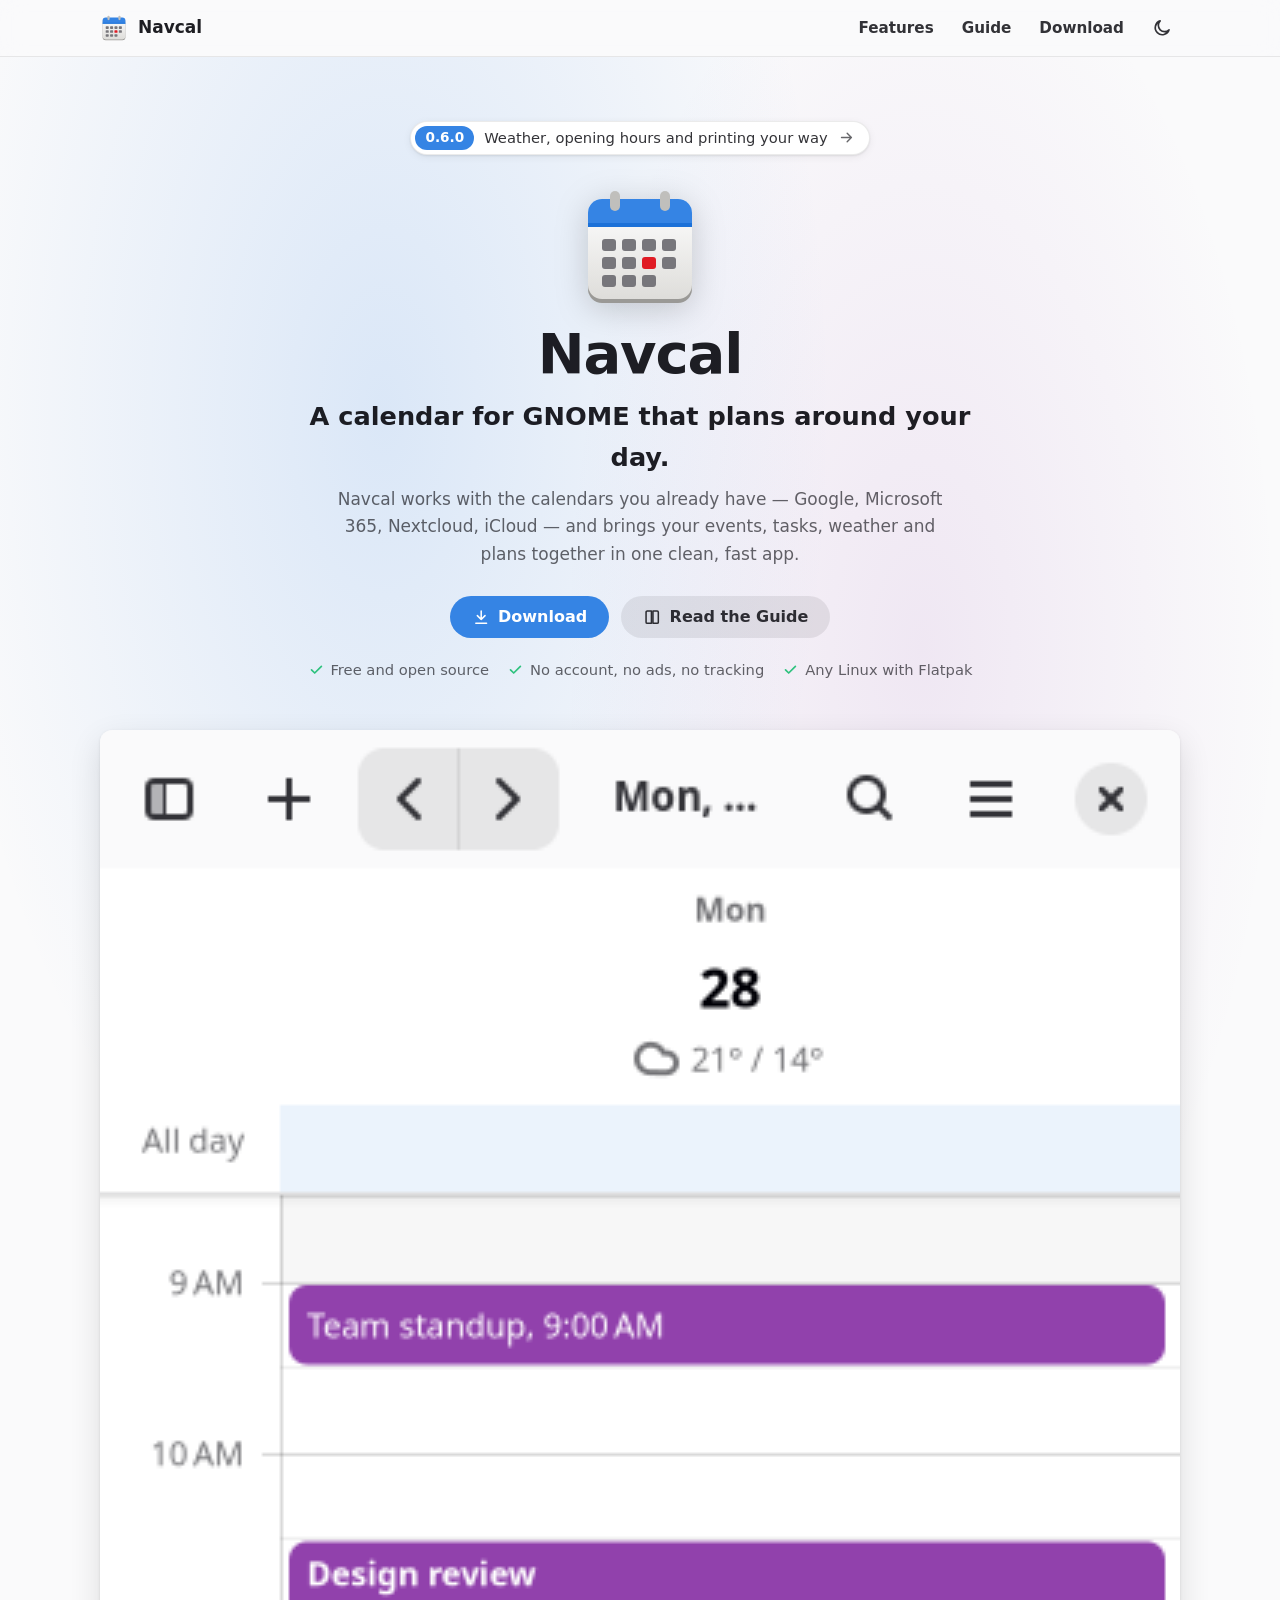
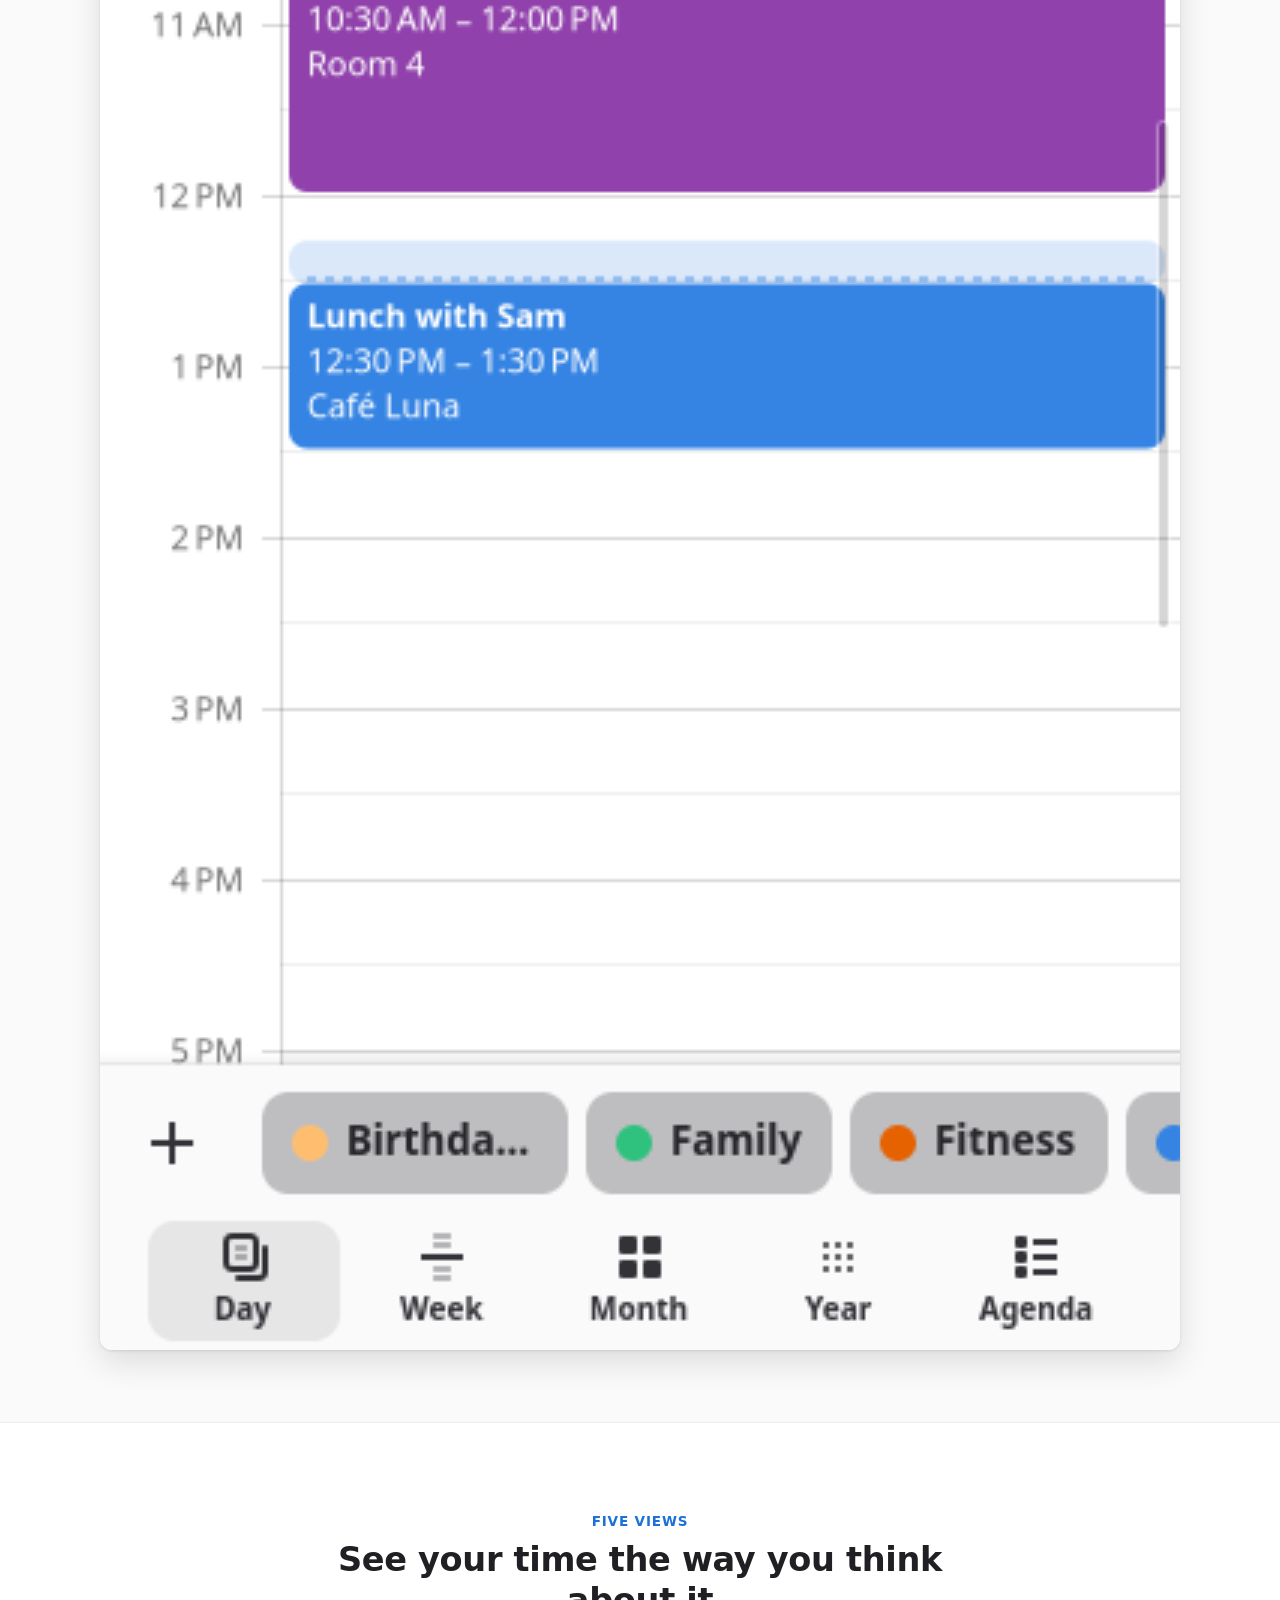
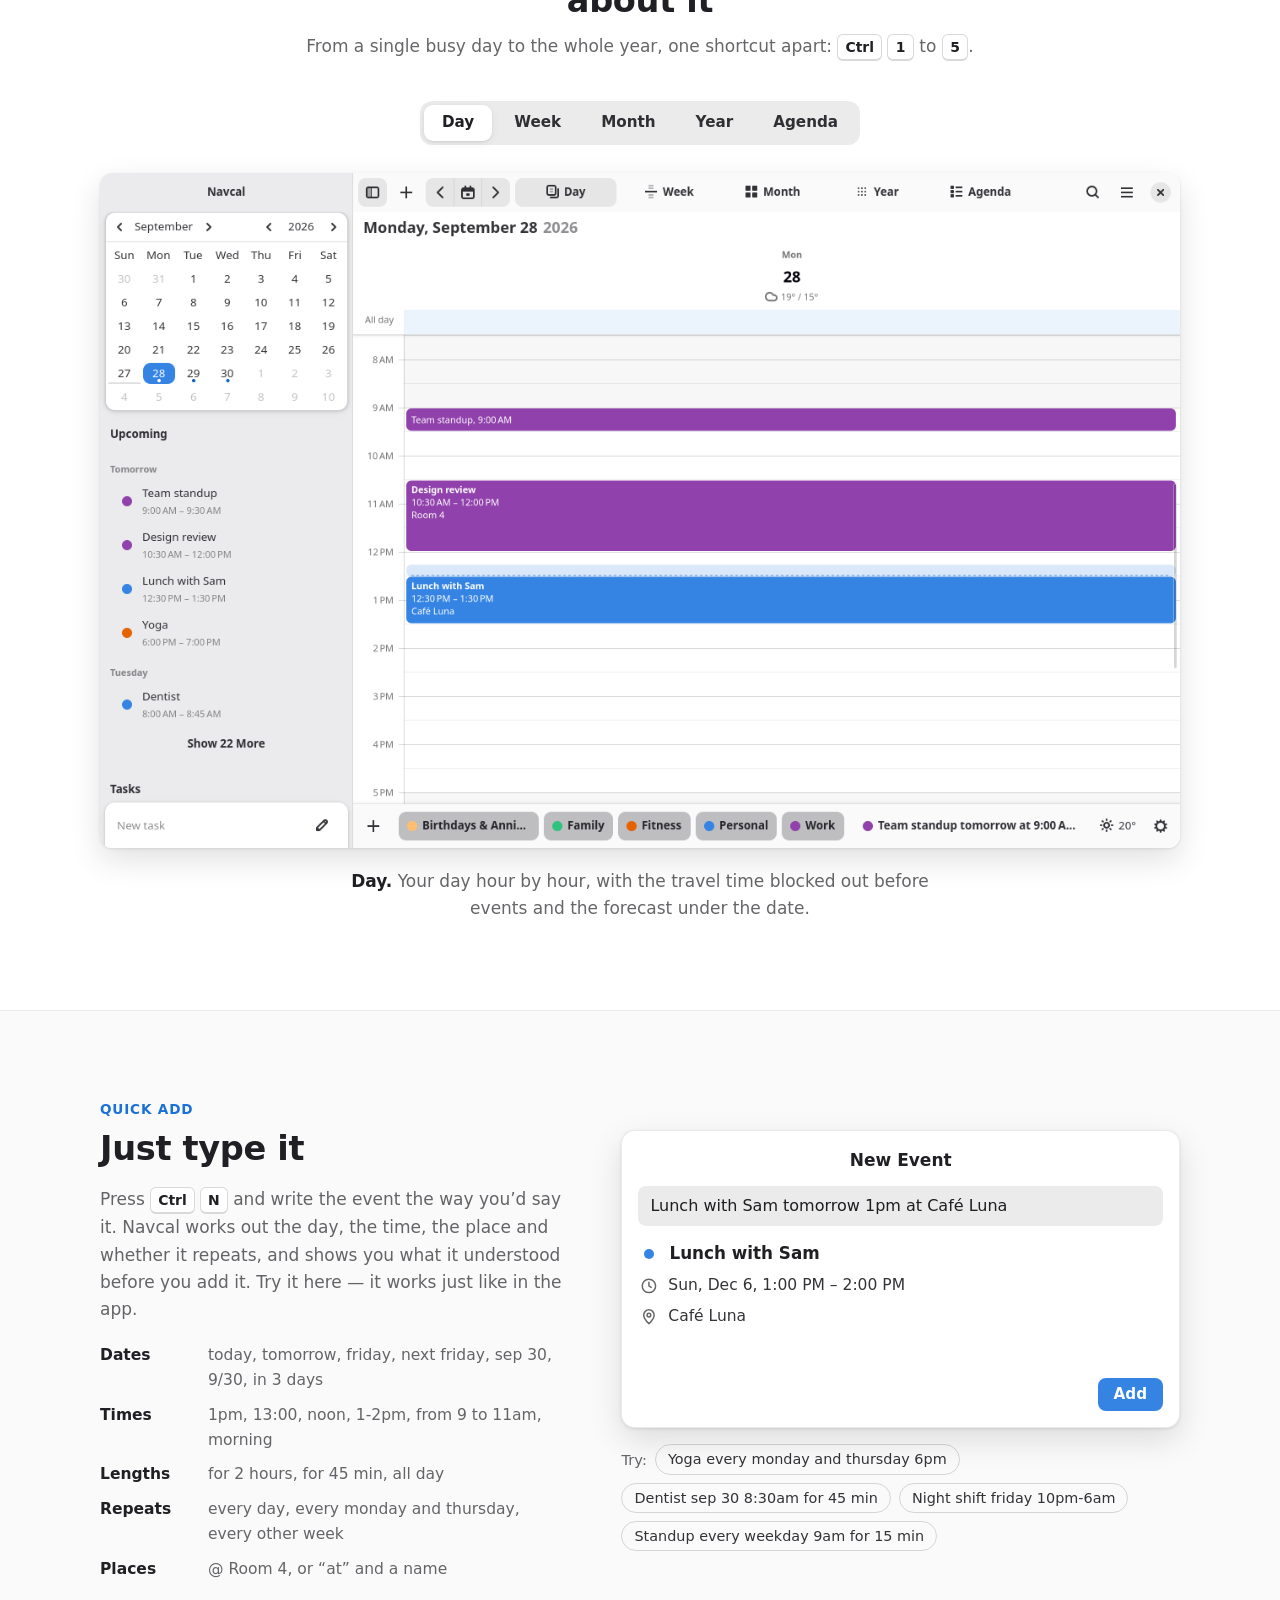
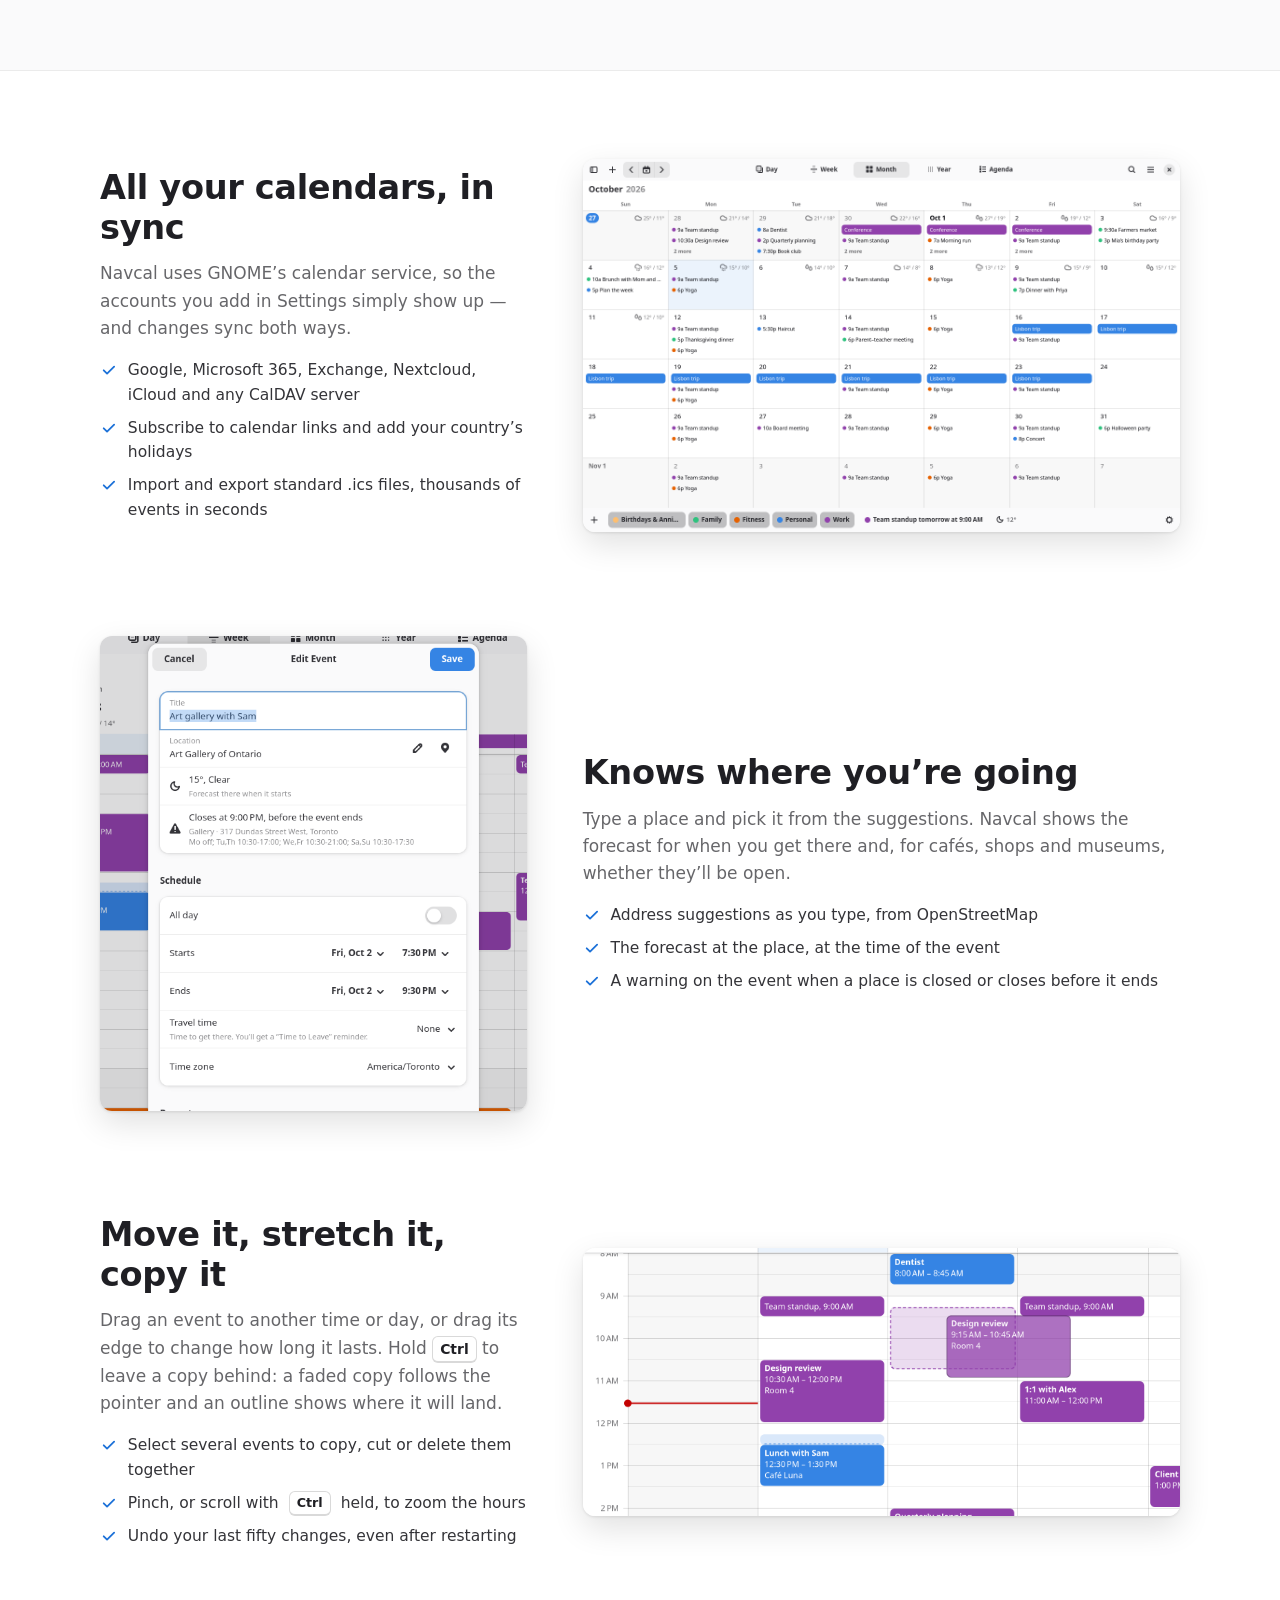
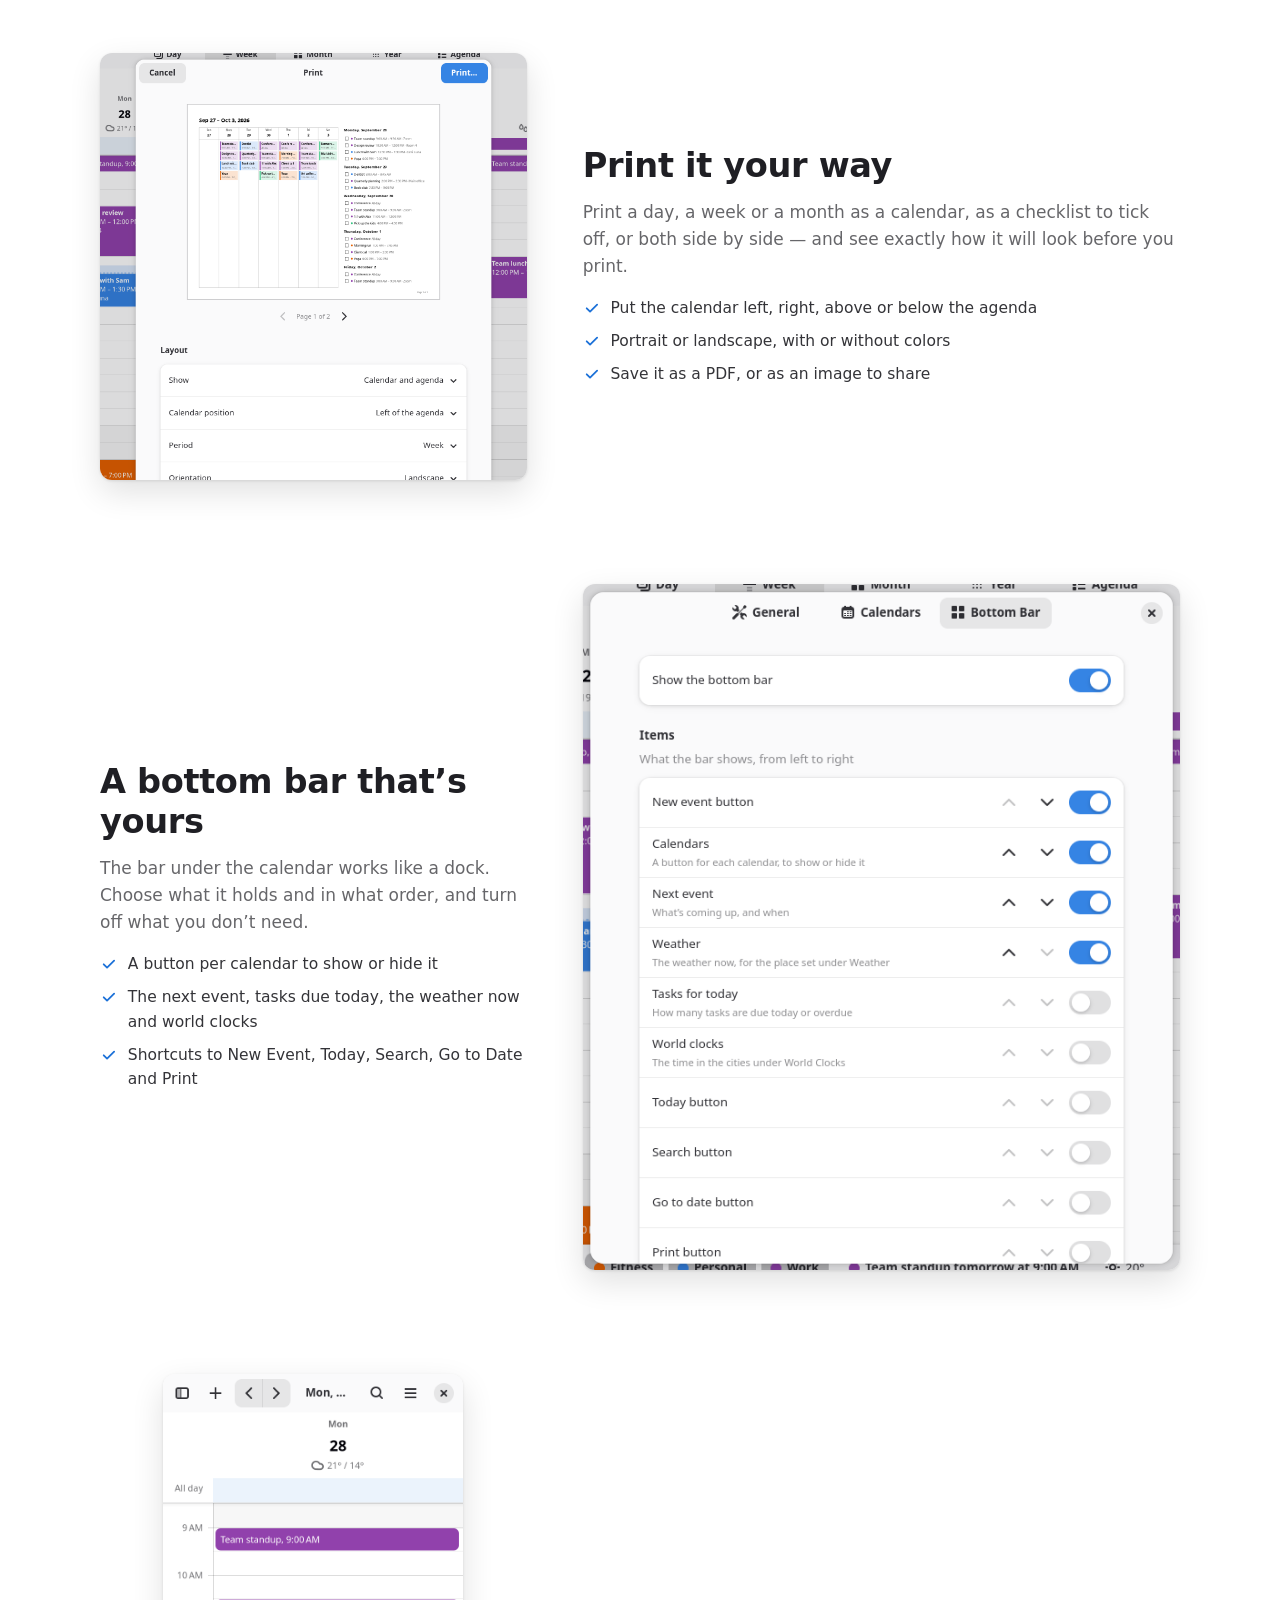
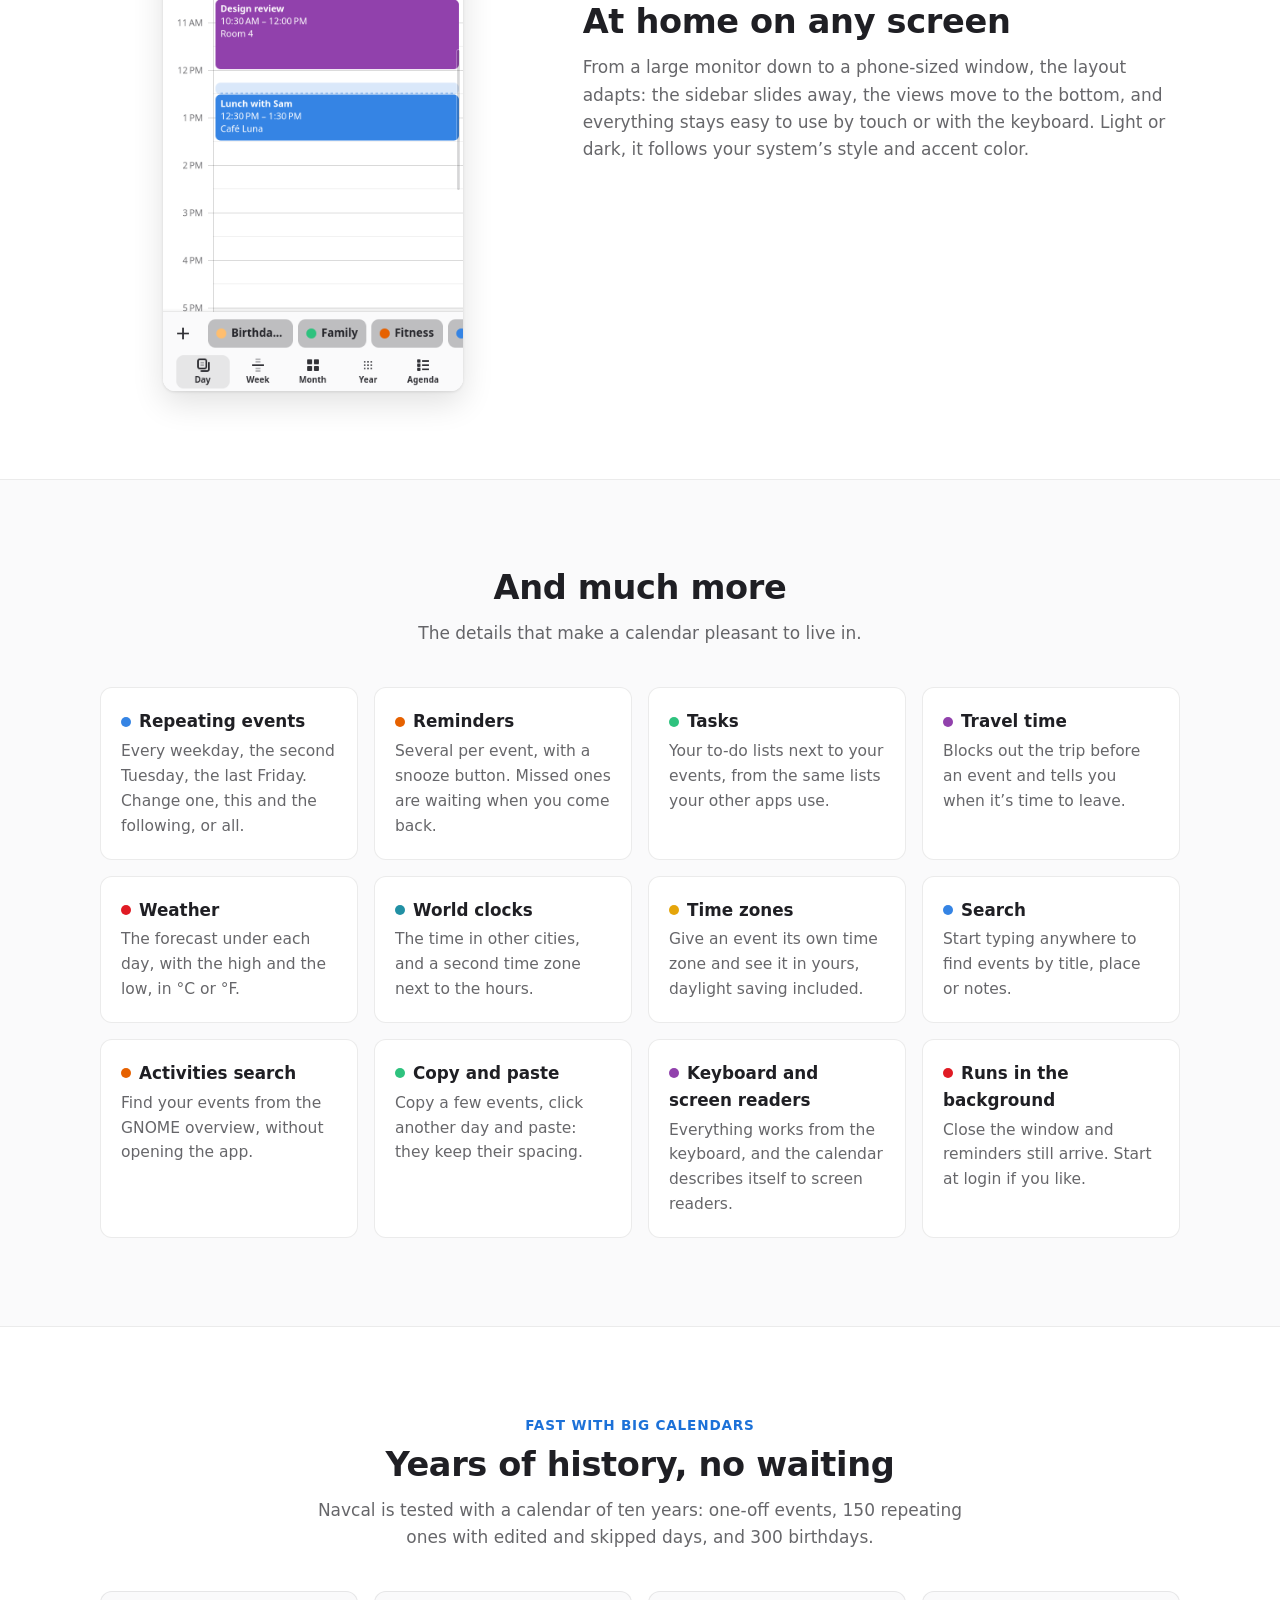
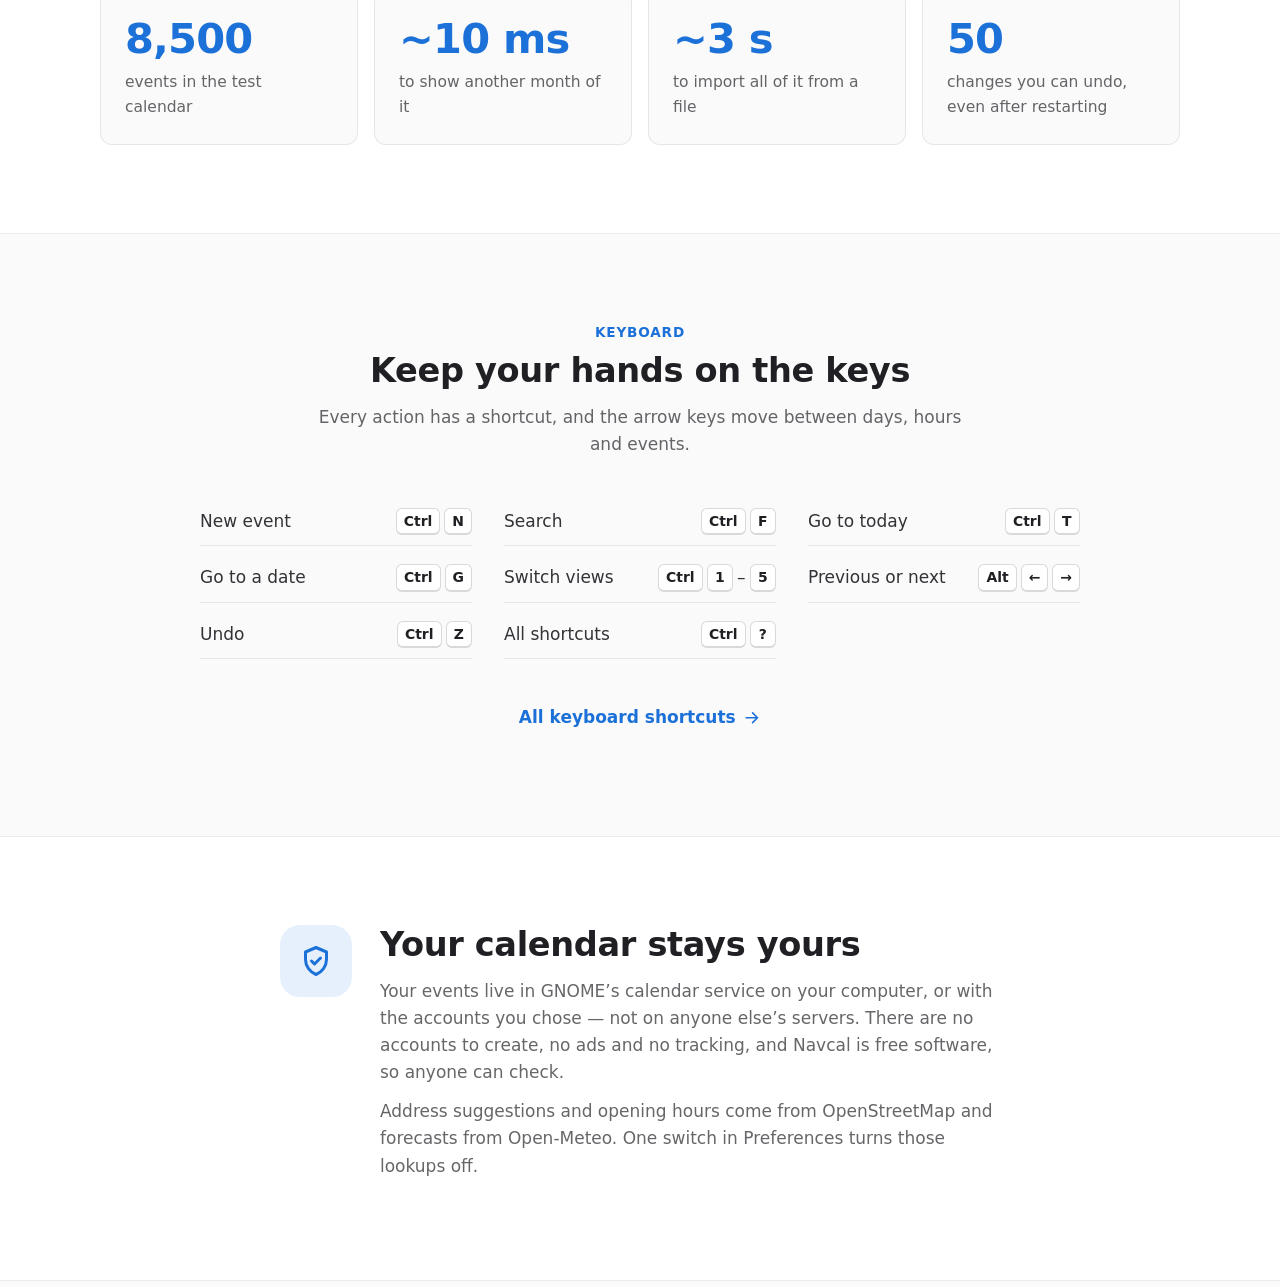
<file: docs/index.html>
<!doctype html>
<html lang="en">
<head>
  <meta charset="utf-8">
  <meta name="viewport" content="width=device-width, initial-scale=1, viewport-fit=cover">
  <title>Navcal — a calendar for GNOME</title>
  <meta name="description" content="Navcal is a free calendar app for GNOME that works with the calendars you already have, with tasks, weather, opening hours, reminders and printing built in.">
  <meta name="color-scheme" content="light dark">
  <meta name="theme-color" content="#fafafb" media="(prefers-color-scheme: light)">
  <meta name="theme-color" content="#222226" media="(prefers-color-scheme: dark)">
  <meta property="og:type" content="website">
  <meta property="og:title" content="Navcal — a calendar for GNOME">
  <meta property="og:description" content="Your calendars, tasks and plans in one fast, simple GNOME app.">
  <link rel="icon" href="icon.svg" type="image/svg+xml">
  <link rel="stylesheet" href="style.css">
  <script>
    // Before anything is drawn: the style picked on this site, and a flag for the scripted parts.
    (() => {
      const root = document.documentElement;
      root.classList.add("js");
      let theme = null;
      try { theme = localStorage.getItem("theme"); } catch {}
      if (theme === "light" || theme === "dark") root.dataset.theme = theme;
      root.dataset.shownTheme = root.dataset.theme || (matchMedia("(prefers-color-scheme: dark)").matches ? "dark" : "light");
    })();
  </script>
  <script src="quickadd.js" defer></script>
  <script src="site.js" defer></script>
  <script type="application/ld+json">
    {
      "@context": "https://schema.org",
      "@type": "SoftwareApplication",
      "name": "Navcal",
      "description": "A calendar app for GNOME that works with the calendars you already have.",
      "applicationCategory": "UtilitiesApplication",
      "operatingSystem": "Linux",
      "softwareVersion": "0.6.0",
      "license": "https://www.gnu.org/licenses/gpl-3.0.html",
      "author": {"@type": "Person", "name": "Nave Kuhar"},
      "offers": {"@type": "Offer", "price": "0", "priceCurrency": "USD"}
    }
  </script>
</head>
<body>
  <a class="skip" href="#main">Skip to content</a>
  <svg class="sprite" aria-hidden="true">
    <!-- icons, used as <svg><use href="#name"/></svg> -->
    <symbol id="sun" viewBox="0 0 24 24" fill="none" stroke="currentColor" stroke-width="2" stroke-linecap="round">
      <circle cx="12" cy="12" r="4"/>
      <path d="M12 2v2M12 20v2M4.9 4.9l1.4 1.4M17.7 17.7l1.4 1.4M2 12h2M20 12h2M4.9 19.1l1.4-1.4M17.7 6.3l1.4-1.4"/>
    </symbol>
    <symbol id="moon" viewBox="0 0 24 24" fill="none" stroke="currentColor" stroke-width="2" stroke-linejoin="round">
      <path d="M20.5 14.2A8.5 8.5 0 1 1 9.8 3.5a7 7 0 0 0 10.7 10.7z"/>
    </symbol>
    <symbol id="menu" viewBox="0 0 24 24" fill="none" stroke="currentColor" stroke-width="2" stroke-linecap="round">
      <path d="M4 6h16M4 12h16M4 18h16"/>
    </symbol>
    <symbol id="close" viewBox="0 0 24 24" fill="none" stroke="currentColor" stroke-width="2" stroke-linecap="round">
      <path d="M6 6l12 12M18 6L6 18"/>
    </symbol>
    <symbol id="copy" viewBox="0 0 24 24" fill="none" stroke="currentColor" stroke-width="2" stroke-linejoin="round">
      <rect x="8" y="8" width="12" height="12" rx="2"/>
      <path d="M16 8V6a2 2 0 0 0-2-2H6a2 2 0 0 0-2 2v8a2 2 0 0 0 2 2h2"/>
    </symbol>
    <symbol id="check" viewBox="0 0 24 24" fill="none" stroke="currentColor" stroke-width="2.4" stroke-linecap="round" stroke-linejoin="round">
      <path d="M5 12.5l4.5 4.5L19 7.5"/>
    </symbol>
    <symbol id="clock" viewBox="0 0 24 24" fill="none" stroke="currentColor" stroke-width="2" stroke-linecap="round">
      <circle cx="12" cy="12" r="9"/>
      <path d="M12 7v5l3 2"/>
    </symbol>
    <symbol id="pin" viewBox="0 0 24 24" fill="none" stroke="currentColor" stroke-width="2" stroke-linejoin="round">
      <path d="M12 21s-7-6.1-7-11.5a7 7 0 0 1 14 0C19 14.9 12 21 12 21z"/>
      <circle cx="12" cy="9.5" r="2.5"/>
    </symbol>
    <symbol id="repeat" viewBox="0 0 24 24" fill="none" stroke="currentColor" stroke-width="2" stroke-linecap="round" stroke-linejoin="round">
      <path d="M17 2l3 3-3 3"/>
      <path d="M4 11V9a4 4 0 0 1 4-4h12"/>
      <path d="M7 22l-3-3 3-3"/>
      <path d="M20 13v2a4 4 0 0 1-4 4H4"/>
    </symbol>
    <symbol id="download" viewBox="0 0 24 24" fill="none" stroke="currentColor" stroke-width="2" stroke-linecap="round" stroke-linejoin="round">
      <path d="M12 4v11M7 10l5 5 5-5M5 20h14"/>
    </symbol>
    <symbol id="book" viewBox="0 0 24 24" fill="none" stroke="currentColor" stroke-width="2" stroke-linejoin="round">
      <path d="M4 5.5A1.5 1.5 0 0 1 5.5 4H11v16H5.5A1.5 1.5 0 0 1 4 18.5z"/>
      <path d="M20 5.5A1.5 1.5 0 0 0 18.5 4H13v16h5.5a1.5 1.5 0 0 0 1.5-1.5z"/>
    </symbol>
    <symbol id="code" viewBox="0 0 24 24" fill="none" stroke="currentColor" stroke-width="2" stroke-linecap="round" stroke-linejoin="round">
      <path d="M8 7l-5 5 5 5M16 7l5 5-5 5"/>
    </symbol>
    <symbol id="arrow" viewBox="0 0 24 24" fill="none" stroke="currentColor" stroke-width="2" stroke-linecap="round" stroke-linejoin="round">
      <path d="M5 12h14M13 6l6 6-6 6"/>
    </symbol>
    <symbol id="chevron" viewBox="0 0 24 24" fill="none" stroke="currentColor" stroke-width="2" stroke-linecap="round" stroke-linejoin="round">
      <path d="M6 9l6 6 6-6"/>
    </symbol>
    <symbol id="info" viewBox="0 0 24 24" fill="none" stroke="currentColor" stroke-width="2" stroke-linecap="round">
      <circle cx="12" cy="12" r="9"/>
      <path d="M12 11v6M12 7.5v.5"/>
    </symbol>
    <symbol id="warning" viewBox="0 0 24 24" fill="none" stroke="currentColor" stroke-width="2" stroke-linecap="round" stroke-linejoin="round">
      <path d="M10.3 4.2L2.6 18a2 2 0 0 0 1.7 3h15.4a2 2 0 0 0 1.7-3L13.7 4.2a2 2 0 0 0-3.4 0z"/>
      <path d="M12 10v4M12 17.5v.5"/>
    </symbol>
    <symbol id="search" viewBox="0 0 24 24" fill="none" stroke="currentColor" stroke-width="2" stroke-linecap="round">
      <circle cx="10.5" cy="10.5" r="6.5"/>
      <path d="M15.5 15.5L20 20"/>
    </symbol>
  </svg>

  <header class="topbar">
    <nav class="wrap nav" aria-label="Main">
      <a class="brand" href="./"><img src="icon.svg" alt="" width="28" height="28"> Navcal</a>
      <ul class="nav-links" id="nav-links">
        <li><a href="#features">Features</a></li>
        <li><a href="guide.html">Guide</a></li>
        <li><a href="download.html">Download</a></li>
        <li hidden data-repo-only><a data-repo-link href="#">Source Code</a></li>
      </ul>
      <button class="icon-button theme-toggle" type="button" aria-label="Use dark style" title="Use dark style">
        <svg class="icon sun" aria-hidden="true"><use href="#sun"/></svg>
        <svg class="icon moon" aria-hidden="true"><use href="#moon"/></svg>
      </button>
      <button class="icon-button menu-toggle" type="button" aria-expanded="false" aria-controls="nav-links" aria-label="Menu" hidden>
        <svg class="icon" aria-hidden="true"><use href="#menu"/></svg>
      </button>
    </nav>
  </header>

  <main id="main">
    <section class="hero" id="top">
      <div class="wrap narrow">
        <a class="badge" href="download.html#release-notes"><b>0.6.0</b> Weather, opening hours and printing your way <svg class="icon" aria-hidden="true"><use href="#arrow"/></svg></a>
        <img class="app-icon" src="icon.svg" alt="" width="128" height="128">
        <h1>Navcal</h1>
        <p class="tagline">A calendar for GNOME that plans around your day.</p>
        <p class="lead">Navcal works with the calendars you already have — Google, Microsoft 365, Nextcloud, iCloud — and brings your events, tasks, weather and plans together in one clean, fast app.</p>
        <div class="actions">
          <a class="button primary" href="download.html"><svg class="icon" aria-hidden="true"><use href="#download"/></svg> Download</a>
          <a class="button" href="guide.html"><svg class="icon" aria-hidden="true"><use href="#book"/></svg> Read the Guide</a>
        </div>
        <ul class="facts">
          <li><svg class="icon" aria-hidden="true"><use href="#check"/></svg> Free and open source</li>
          <li><svg class="icon" aria-hidden="true"><use href="#check"/></svg> No account, no ads, no tracking</li>
          <li><svg class="icon" aria-hidden="true"><use href="#check"/></svg> Any Linux with Flatpak</li>
        </ul>
      </div>
      <div class="wrap">
        <picture class="shot hero-shot">
          <!-- phones get the phone-sized screenshot -->
          <source srcset="images/mobile-dark.webp" width="360" height="740"
                  media="(max-width: 600px) and (prefers-color-scheme: dark)">
          <source srcset="images/mobile-light.webp" width="360" height="740" media="(max-width: 600px)">
          <source srcset="images/week-dark.webp" media="(prefers-color-scheme: dark)">
          <img src="images/week-light.webp" width="1280" height="800" fetchpriority="high"
               alt="Navcal’s week view: events for the week in colored blocks, the weather under each date, a small month calendar, upcoming events and tasks in the sidebar, and a bar at the bottom with the calendars, the next event and the weather now.">
        </picture>
      </div>
    </section>

    <section id="views" class="band" aria-labelledby="views-title">
      <div class="wrap">
        <header class="section-head reveal">
          <span class="eyebrow">Five views</span>
          <h2 id="views-title">See your time the way you think about it</h2>
          <p>From a single busy day to the whole year, one shortcut apart: <kbd>Ctrl</kbd> <kbd>1</kbd> to <kbd>5</kbd>.</p>
        </header>
        <div class="tabs" data-tabs>
          <div class="tablist" role="tablist" aria-label="Views">
            <button type="button" role="tab" id="tab-day" aria-controls="panel-day" aria-selected="true">Day</button>
            <button type="button" role="tab" id="tab-week" aria-controls="panel-week" aria-selected="false" tabindex="-1">Week</button>
            <button type="button" role="tab" id="tab-month" aria-controls="panel-month" aria-selected="false" tabindex="-1">Month</button>
            <button type="button" role="tab" id="tab-year" aria-controls="panel-year" aria-selected="false" tabindex="-1">Year</button>
            <button type="button" role="tab" id="tab-agenda" aria-controls="panel-agenda" aria-selected="false" tabindex="-1">Agenda</button>
          </div>
          <div class="tabpanel active" role="tabpanel" id="panel-day" aria-labelledby="tab-day">
            <figure>
              <picture class="shot">
                <source srcset="images/day-dark.webp" media="(prefers-color-scheme: dark)">
                <img src="images/day-light.webp" width="1280" height="800" loading="lazy"
                     alt="The day view for Monday: a standup, a design review, and lunch at Café Luna with fifteen minutes of travel time shaded before it. The sidebar shows the month, the next events and tasks.">
              </picture>
              <figcaption><b>Day.</b> Your day hour by hour, with the travel time blocked out before events and the forecast under the date.</figcaption>
            </figure>
          </div>
          <div class="tabpanel" role="tabpanel" id="panel-week" aria-labelledby="tab-week">
            <figure>
              <picture class="shot">
                <source srcset="images/week-dark.webp" media="(prefers-color-scheme: dark)">
                <img src="images/week-light.webp" width="1280" height="800" loading="lazy"
                     alt="The week view: seven days side by side, a conference across three days at the top, and the high and low temperatures under each date.">
              </picture>
              <figcaption><b>Week.</b> Seven days side by side — or three or four on a smaller screen, and without the weekend if you like.</figcaption>
            </figure>
          </div>
          <div class="tabpanel" role="tabpanel" id="panel-month" aria-labelledby="tab-month">
            <figure>
              <picture class="shot">
                <source srcset="images/month-dark.webp" media="(prefers-color-scheme: dark)">
                <img src="images/month-light.webp" width="1280" height="800" loading="lazy"
                     alt="The month view for October, with events in each day, a trip spanning a week, and the forecast in the corner of the coming days.">
              </picture>
              <figcaption><b>Month.</b> The whole month at a glance. Trips and conferences stretch across their days.</figcaption>
            </figure>
          </div>
          <div class="tabpanel" role="tabpanel" id="panel-year" aria-labelledby="tab-year">
            <figure>
              <picture class="shot">
                <source srcset="images/year-dark.webp" media="(prefers-color-scheme: dark)">
                <img src="images/year-light.webp" width="1280" height="800" loading="lazy"
                     alt="The year view: twelve small months, with colored dots under the days that have events.">
              </picture>
              <figcaption><b>Year.</b> Twelve months, with a dot in each event’s color under the busy days. Double-click a day to open it.</figcaption>
            </figure>
          </div>
          <div class="tabpanel" role="tabpanel" id="panel-agenda" aria-labelledby="tab-agenda">
            <figure>
              <picture class="shot">
                <source srcset="images/agenda-dark.webp" media="(prefers-color-scheme: dark)">
                <img src="images/agenda-light.webp" width="1280" height="800" loading="lazy"
                     alt="The agenda view: the coming days as lists of events with their times, places and calendars, and the tasks due that day with a check box.">
              </picture>
              <figcaption><b>Agenda.</b> What’s next, as a list: each day’s events with where and when, and the tasks due that day.</figcaption>
            </figure>
          </div>
        </div>
      </div>
    </section>

    <section id="quick-add" aria-labelledby="qa-title">
      <div class="wrap qa-grid">
        <div class="text reveal">
          <span class="eyebrow">Quick add</span>
          <h2 id="qa-title">Just type it</h2>
          <p>Press <kbd>Ctrl</kbd> <kbd>N</kbd> and write the event the way you’d say it. Navcal works out the day, the time, the place and whether it repeats, and shows you what it understood before you add it. Try it here — it works just like in the app.</p>
          <ul class="understands">
            <li><b>Dates</b> <span>today, tomorrow, friday, next friday, sep 30, 9/30, in 3 days</span></li>
            <li><b>Times</b> <span>1pm, 13:00, noon, 1-2pm, from 9 to 11am, morning</span></li>
            <li><b>Lengths</b> <span>for 2 hours, for 45 min, all day</span></li>
            <li><b>Repeats</b> <span>every day, every monday and thursday, every other week</span></li>
            <li><b>Places</b> <span>@ Room 4, or “at” and a name</span></li>
          </ul>
        </div>
        <div class="qa-demo reveal" data-quickadd>
          <div class="popover">
            <label class="popover-title" for="qa-input">New Event</label>
            <input class="entry" id="qa-input" type="text" value="Lunch with Sam tomorrow 1pm at Café Luna"
                   placeholder="Lunch with Sam tomorrow 1pm" autocomplete="off" spellcheck="false">
            <div class="qa-preview" aria-live="polite"></div>
            <div class="qa-buttons">
              <button class="button primary" type="button" data-add>Add</button>
            </div>
          </div>
          <div class="chips" role="group" aria-label="Examples">
            <span>Try:</span>
            <button type="button">Yoga every monday and thursday 6pm</button>
            <button type="button">Dentist sep 30 8:30am for 45 min</button>
            <button type="button">Night shift friday 10pm-6am</button>
            <button type="button">Standup every weekday 9am for 15 min</button>
          </div>
          <ul class="added" aria-label="Added in this demo" aria-live="polite" hidden></ul>
        </div>
      </div>
    </section>

    <section id="features" class="features band">
      <div class="wrap">
        <article class="feature reveal">
          <div class="text">
            <h2>All your calendars, in sync</h2>
            <p>Navcal uses GNOME’s calendar service, so the accounts you add in Settings simply show up — and changes sync both ways.</p>
            <ul class="points">
              <li><svg class="icon" aria-hidden="true"><use href="#check"/></svg> Google, Microsoft 365, Exchange, Nextcloud, iCloud and any CalDAV server</li>
              <li><svg class="icon" aria-hidden="true"><use href="#check"/></svg> Subscribe to calendar links and add your country’s holidays</li>
              <li><svg class="icon" aria-hidden="true"><use href="#check"/></svg> Import and export standard .ics files, thousands of events in seconds</li>
            </ul>
          </div>
          <picture class="shot">
            <source srcset="images/month-dark.webp" media="(prefers-color-scheme: dark)">
            <img src="images/month-light.webp" width="1280" height="800" loading="lazy"
                 alt="The month view for October, with events in each day, a trip spanning a week, and the forecast in the corner of the coming days.">
          </picture>
        </article>

        <article class="feature flip reveal">
          <div class="text">
            <h2>Knows where you’re going</h2>
            <p>Type a place and pick it from the suggestions. Navcal shows the forecast for when you get there and, for cafés, shops and museums, whether they’ll be open.</p>
            <ul class="points">
              <li><svg class="icon" aria-hidden="true"><use href="#check"/></svg> Address suggestions as you type, from OpenStreetMap</li>
              <li><svg class="icon" aria-hidden="true"><use href="#check"/></svg> The forecast at the place, at the time of the event</li>
              <li><svg class="icon" aria-hidden="true"><use href="#check"/></svg> A warning on the event when a place is closed or closes before it ends</li>
            </ul>
          </div>
          <picture class="shot">
            <source srcset="images/editor-dark.webp" media="(prefers-color-scheme: dark)">
            <img src="images/editor-light.webp" width="620" height="690" loading="lazy"
                 alt="Editing an event at the Art Gallery of Ontario: under the location, the forecast for the evening, and a warning that the gallery closes at 9 PM, before the event ends, with its opening hours.">
          </picture>
        </article>

        <article class="feature reveal">
          <div class="text">
            <h2>Move it, stretch it, copy it</h2>
            <p>Drag an event to another time or day, or drag its edge to change how long it lasts. Hold <kbd>Ctrl</kbd> to leave a copy behind: a faded copy follows the pointer and an outline shows where it will land.</p>
            <ul class="points">
              <li><svg class="icon" aria-hidden="true"><use href="#check"/></svg> Select several events to copy, cut or delete them together</li>
              <li><svg class="icon" aria-hidden="true"><use href="#check"/></svg> Pinch, or scroll with <kbd>Ctrl</kbd> held, to zoom the hours</li>
              <li><svg class="icon" aria-hidden="true"><use href="#check"/></svg> Undo your last fifty changes, even after restarting</li>
            </ul>
          </div>
          <picture class="shot">
            <source srcset="images/copydrag-dark.webp" media="(prefers-color-scheme: dark)">
            <img src="images/copydrag-light.webp" width="800" height="360" loading="lazy"
                 alt="Copying the design review to Tuesday with Ctrl held: the original stays on Monday, a faded copy follows the pointer and a dashed outline shows where it will land at 9:15 AM.">
          </picture>
        </article>

        <article class="feature flip reveal">
          <div class="text">
            <h2>Print it your way</h2>
            <p>Print a day, a week or a month as a calendar, as a checklist to tick off, or both side by side — and see exactly how it will look before you print.</p>
            <ul class="points">
              <li><svg class="icon" aria-hidden="true"><use href="#check"/></svg> Put the calendar left, right, above or below the agenda</li>
              <li><svg class="icon" aria-hidden="true"><use href="#check"/></svg> Portrait or landscape, with or without colors</li>
              <li><svg class="icon" aria-hidden="true"><use href="#check"/></svg> Save it as a PDF, or as an image to share</li>
            </ul>
          </div>
          <picture class="shot">
            <source srcset="images/print-dark.webp" media="(prefers-color-scheme: dark)">
            <img src="images/print-light.webp" width="720" height="720" loading="lazy"
                 alt="The print dialog: a preview of a week planner next to a checklist of the week’s events, with choices for what to show, where the calendar goes, the period and the orientation.">
          </picture>
        </article>

        <article class="feature reveal">
          <div class="text">
            <h2>A bottom bar that’s yours</h2>
            <p>The bar under the calendar works like a dock. Choose what it holds and in what order, and turn off what you don’t need.</p>
            <ul class="points">
              <li><svg class="icon" aria-hidden="true"><use href="#check"/></svg> A button per calendar to show or hide it</li>
              <li><svg class="icon" aria-hidden="true"><use href="#check"/></svg> The next event, tasks due today, the weather now and world clocks</li>
              <li><svg class="icon" aria-hidden="true"><use href="#check"/></svg> Shortcuts to New Event, Today, Search, Go to Date and Print</li>
            </ul>
          </div>
          <picture class="shot">
            <source srcset="images/prefs-dark.webp" media="(prefers-color-scheme: dark)">
            <img src="images/prefs-light.webp" width="656" height="754" loading="lazy"
                 alt="The Bottom Bar page in Preferences: a switch to show the bar, and the list of items it can hold, each with arrows to move it and a switch to turn it on.">
          </picture>
        </article>

        <article class="feature flip reveal">
          <div class="text">
            <h2>At home on any screen</h2>
            <p>From a large monitor down to a phone-sized window, the layout adapts: the sidebar slides away, the views move to the bottom, and everything stays easy to use by touch or with the keyboard. Light or dark, it follows your system’s style and accent color.</p>
          </div>
          <picture class="shot phone">
            <source srcset="images/mobile-dark.webp" media="(prefers-color-scheme: dark)">
            <img src="images/mobile-light.webp" width="360" height="740" loading="lazy"
                 alt="Navcal on a phone-sized screen: a day with its events and the forecast, and the views at the bottom.">
          </picture>
        </article>
      </div>
    </section>

    <section class="more" aria-labelledby="more-title">
      <div class="wrap">
        <header class="section-head reveal">
          <h2 id="more-title">And much more</h2>
          <p>The details that make a calendar pleasant to live in.</p>
        </header>
        <ul class="cards">
          <li style="--dot: var(--blue)"><h3>Repeating events</h3><p>Every weekday, the second Tuesday, the last Friday. Change one, this and the following, or all.</p></li>
          <li style="--dot: var(--orange)"><h3>Reminders</h3><p>Several per event, with a snooze button. Missed ones are waiting when you come back.</p></li>
          <li style="--dot: var(--green)"><h3>Tasks</h3><p>Your to-do lists next to your events, from the same lists your other apps use.</p></li>
          <li style="--dot: var(--purple)"><h3>Travel time</h3><p>Blocks out the trip before an event and tells you when it’s time to leave.</p></li>
          <li style="--dot: var(--red)"><h3>Weather</h3><p>The forecast under each day, with the high and the low, in °C or °F.</p></li>
          <li style="--dot: var(--teal)"><h3>World clocks</h3><p>The time in other cities, and a second time zone next to the hours.</p></li>
          <li style="--dot: var(--yellow)"><h3>Time zones</h3><p>Give an event its own time zone and see it in yours, daylight saving included.</p></li>
          <li style="--dot: var(--blue)"><h3>Search</h3><p>Start typing anywhere to find events by title, place or notes.</p></li>
          <li style="--dot: var(--orange)"><h3>Activities search</h3><p>Find your events from the GNOME overview, without opening the app.</p></li>
          <li style="--dot: var(--green)"><h3>Copy and paste</h3><p>Copy a few events, click another day and paste: they keep their spacing.</p></li>
          <li style="--dot: var(--purple)"><h3>Keyboard and screen readers</h3><p>Everything works from the keyboard, and the calendar describes itself to screen readers.</p></li>
          <li style="--dot: var(--red)"><h3>Runs in the background</h3><p>Close the window and reminders still arrive. Start at login if you like.</p></li>
        </ul>
      </div>
    </section>

    <section class="band" aria-labelledby="fast-title">
      <div class="wrap">
        <header class="section-head reveal">
          <span class="eyebrow">Fast with big calendars</span>
          <h2 id="fast-title">Years of history, no waiting</h2>
          <p>Navcal is tested with a calendar of ten years: one-off events, 150 repeating ones with edited and skipped days, and 300 birthdays.</p>
        </header>
        <ul class="stats reveal">
          <li><b>8,500</b><span>events in the test calendar</span></li>
          <li><b>~10&nbsp;ms</b><span>to show another month of it</span></li>
          <li><b>~3&nbsp;s</b><span>to import all of it from a file</span></li>
          <li><b>50</b><span>changes you can undo, even after restarting</span></li>
        </ul>
      </div>
    </section>

    <section aria-labelledby="keys-title">
      <div class="wrap">
        <header class="section-head reveal">
          <span class="eyebrow">Keyboard</span>
          <h2 id="keys-title">Keep your hands on the keys</h2>
          <p>Every action has a shortcut, and the arrow keys move between days, hours and events.</p>
        </header>
        <ul class="keys reveal">
          <li><span>New event</span> <span><kbd>Ctrl</kbd><kbd>N</kbd></span></li>
          <li><span>Search</span> <span><kbd>Ctrl</kbd><kbd>F</kbd></span></li>
          <li><span>Go to today</span> <span><kbd>Ctrl</kbd><kbd>T</kbd></span></li>
          <li><span>Go to a date</span> <span><kbd>Ctrl</kbd><kbd>G</kbd></span></li>
          <li><span>Switch views</span> <span><kbd>Ctrl</kbd><kbd>1</kbd>–<kbd>5</kbd></span></li>
          <li><span>Previous or next</span> <span><kbd>Alt</kbd><kbd>←</kbd><kbd>→</kbd></span></li>
          <li><span>Undo</span> <span><kbd>Ctrl</kbd><kbd>Z</kbd></span></li>
          <li><span>All shortcuts</span> <span><kbd>Ctrl</kbd><kbd>?</kbd></span></li>
        </ul>
        <p class="center"><a class="more-link" href="guide.html#shortcuts">All keyboard shortcuts <svg class="icon" aria-hidden="true"><use href="#arrow"/></svg></a></p>
      </div>
    </section>

    <section id="privacy" class="privacy band" aria-labelledby="privacy-title">
      <div class="wrap narrow reveal">
        <div class="privacy-icon"><svg aria-hidden="true" viewBox="0 0 24 24" fill="none" stroke="currentColor" stroke-width="2" stroke-linejoin="round"><path d="M12 3l7 3v5c0 4.5-3 8.3-7 10-4-1.7-7-5.5-7-10V6z"/><path d="M9 12l2 2 4-4" stroke-linecap="round"/></svg></div>
        <div>
          <h2 id="privacy-title">Your calendar stays yours</h2>
          <p>Your events live in GNOME’s calendar service on your computer, or with the accounts you chose — not on anyone else’s servers. There are no accounts to create, no ads and no tracking, and Navcal is free software, so anyone can check.</p>
          <p>Address suggestions and opening hours come from OpenStreetMap and forecasts from Open-Meteo. One switch in Preferences turns those lookups off.</p>
        </div>
      </div>
    </section>

    <section id="faq" aria-labelledby="faq-title">
      <div class="wrap">
        <header class="section-head reveal">
          <h2 id="faq-title">Questions</h2>
        </header>
        <div class="faq">
          <details>
            <summary>Which calendars does it work with? <svg class="icon" aria-hidden="true"><use href="#chevron"/></svg></summary>
            <div><p>Any account with calendars in GNOME’s <b>Settings → Online Accounts</b>: Google, Microsoft 365, Exchange, Nextcloud, and iCloud or any other CalDAV server. It also has calendars that stay on your computer, and can subscribe to calendar links (webcal or .ics).</p></div>
          </details>
          <details>
            <summary>Can I use it alongside GNOME Calendar? <svg class="icon" aria-hidden="true"><use href="#chevron"/></svg></summary>
            <div><p>Yes. Both use GNOME’s calendar service, so they show the same events, and a change in one shows up in the other — and in the clock menu in the top bar.</p></div>
          </details>
          <details>
            <summary>Does it work outside GNOME? <svg class="icon" aria-hidden="true"><use href="#chevron"/></svg></summary>
            <div><p>It works best on GNOME. On other desktops it needs GNOME’s calendar service (evolution-data-server) installed, and online accounts are added with GNOME Settings.</p></div>
          </details>
          <details>
            <summary>Is it on Flathub? <svg class="icon" aria-hidden="true"><use href="#chevron"/></svg></summary>
            <div><p>Not yet. For now, download the Flatpak file from the <a href="download.html">Download page</a> — the GNOME runtime it needs still comes from Flathub, by itself.</p></div>
          </details>
          <details>
            <summary>Does it need the internet? <svg class="icon" aria-hidden="true"><use href="#chevron"/></svg></summary>
            <div><p>Only to sync your online calendars, and for the weather, address suggestions and opening hours. Turn off <b>Look up places and weather online</b> in Preferences and nothing else leaves your computer.</p></div>
          </details>
          <details>
            <summary>Why don’t I see opening hours for a place? <svg class="icon" aria-hidden="true"><use href="#chevron"/></svg></summary>
            <div><p>They come from OpenStreetMap, where not every place lists them yet. Pick the place from the suggestions while typing, so Navcal looks up the right one. You can add missing hours on <a href="https://www.openstreetmap.org">openstreetmap.org</a>, and everyone who uses the map gets them too.</p></div>
          </details>
          <details>
            <summary>Will reminders come when the window is closed? <svg class="icon" aria-hidden="true"><use href="#chevron"/></svg></summary>
            <div><p>Yes: closing the window keeps Navcal running in the background, and <b>Start at login</b> in Preferences starts it hidden when you log in. Reminders that came due while it wasn’t running are waiting next time, marked as missed.</p></div>
          </details>
          <details>
            <summary>How do I back up my events? <svg class="icon" aria-hidden="true"><use href="#chevron"/></svg></summary>
            <div><p>In <b>Preferences → Calendars</b>, choose <b>Export Events…</b> and “All calendars”. That makes one standard .ics file with everything, which <b>Import Events…</b> brings back — and which other calendar apps can read too.</p></div>
          </details>
          <details>
            <summary>Which languages does it speak? <svg class="icon" aria-hidden="true"><use href="#chevron"/></svg></summary>
            <div><p>English and French so far; quick add understands English phrasing. Every text in the app can be translated, and new languages are welcome.</p></div>
          </details>
          <details>
            <summary>How can I help? <svg class="icon" aria-hidden="true"><use href="#chevron"/></svg></summary>
            <div>
              <p>Tell others about it, report problems and ideas, translate it into your language, or improve the code. The source comes with a guide for contributors.</p>
              <p hidden data-repo-only><a data-repo-link data-repo-path="/issues" href="#">Report a problem or share an idea</a></p>
            </div>
          </details>
        </div>
      </div>
    </section>

    <section class="cta" aria-labelledby="cta-title">
      <div class="wrap">
        <div class="cta-box reveal">
          <h2 id="cta-title">Ready to plan your week?</h2>
          <p>Navcal is free, installs in a minute, and works with the calendars you already have.</p>
          <div class="actions">
            <a class="button primary" href="download.html"><svg class="icon" aria-hidden="true"><use href="#download"/></svg> Download Navcal</a>
            <a class="button" href="guide.html">Read the Guide</a>
          </div>
        </div>
      </div>
    </section>
  </main>

  <footer class="footer">
    <div class="wrap">
      <div class="footer-grid">
        <div>
          <p class="byline"><img src="icon.svg" alt="" width="24" height="24"> Navcal</p>
          <p>A calendar for GNOME, by Nave Kuhar.</p>
          <p>Free software under the <a href="https://www.gnu.org/licenses/gpl-3.0.html">GNU GPL</a>, version 3 or later.</p>
        </div>
        <nav aria-labelledby="f-learn">
          <h2 id="f-learn">Learn</h2>
          <ul>
            <li><a href="./#features">Features</a></li>
            <li><a href="guide.html">User Guide</a></li>
            <li><a href="guide.html#shortcuts">Keyboard Shortcuts</a></li>
            <li><a href="./#faq">Questions</a></li>
          </ul>
        </nav>
        <nav aria-labelledby="f-get">
          <h2 id="f-get">Get Navcal</h2>
          <ul>
            <li><a href="download.html">Download</a></li>
            <li><a href="download.html#build">Build It Yourself</a></li>
            <li><a href="download.html#release-notes">What’s New</a></li>
            <li hidden data-repo-only><a data-repo-link href="#">Source Code</a></li>
          </ul>
        </nav>
        <div>
          <h2>Thanks to</h2>
          <ul>
            <li><a href="https://www.openstreetmap.org/copyright">OpenStreetMap contributors</a></li>
            <li><a href="https://open-meteo.com">Open-Meteo.com</a></li>
            <li><a href="https://www.gnome.org">The GNOME project</a></li>
          </ul>
        </div>
      </div>
      <div class="footer-bottom">
        <p>© 2026 Nave Kuhar</p>
        <div class="appearance" role="radiogroup" aria-labelledby="style-label">
          <span id="style-label">Style</span>
          <span class="segmented">
            <label><input type="radio" name="theme" value="system" checked> System</label>
            <label><input type="radio" name="theme" value="light"> Light</label>
            <label><input type="radio" name="theme" value="dark"> Dark</label>
          </span>
        </div>
      </div>
    </div>
  </footer>
</body>
</html>
</file>
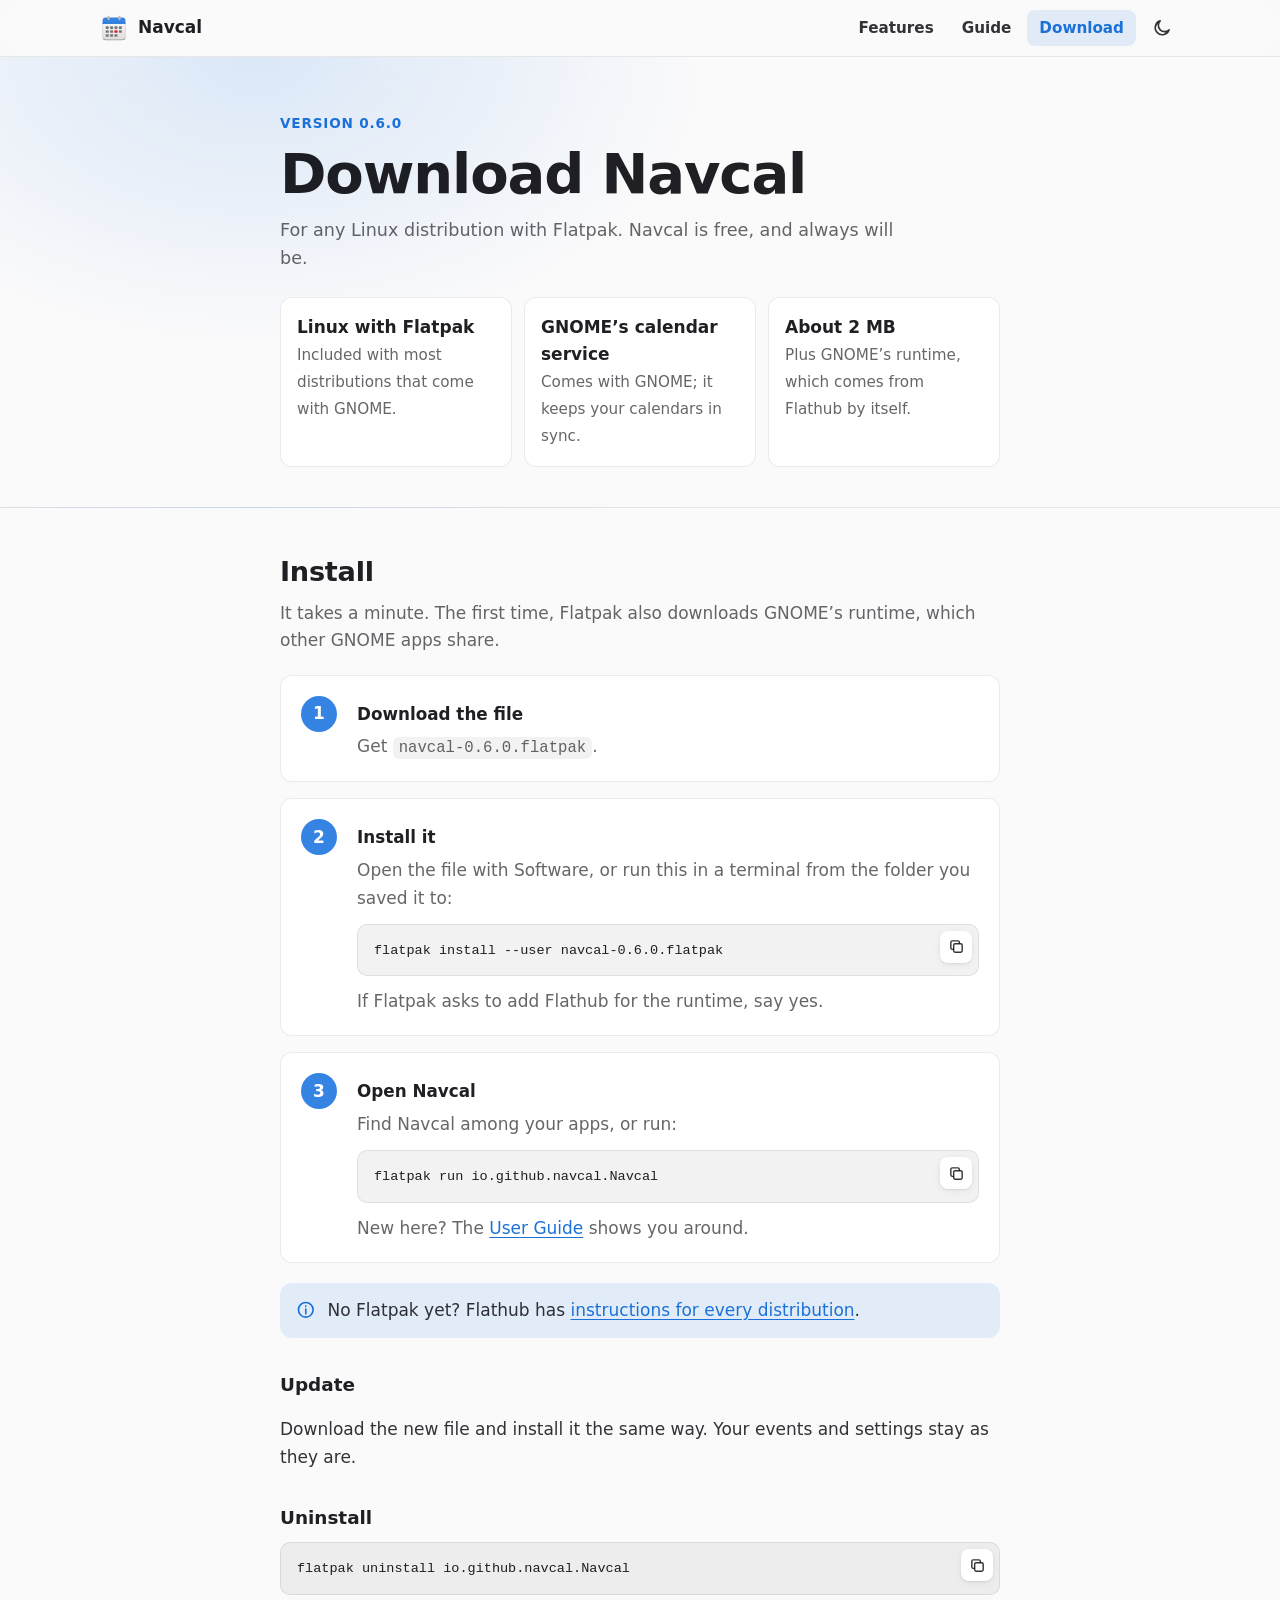
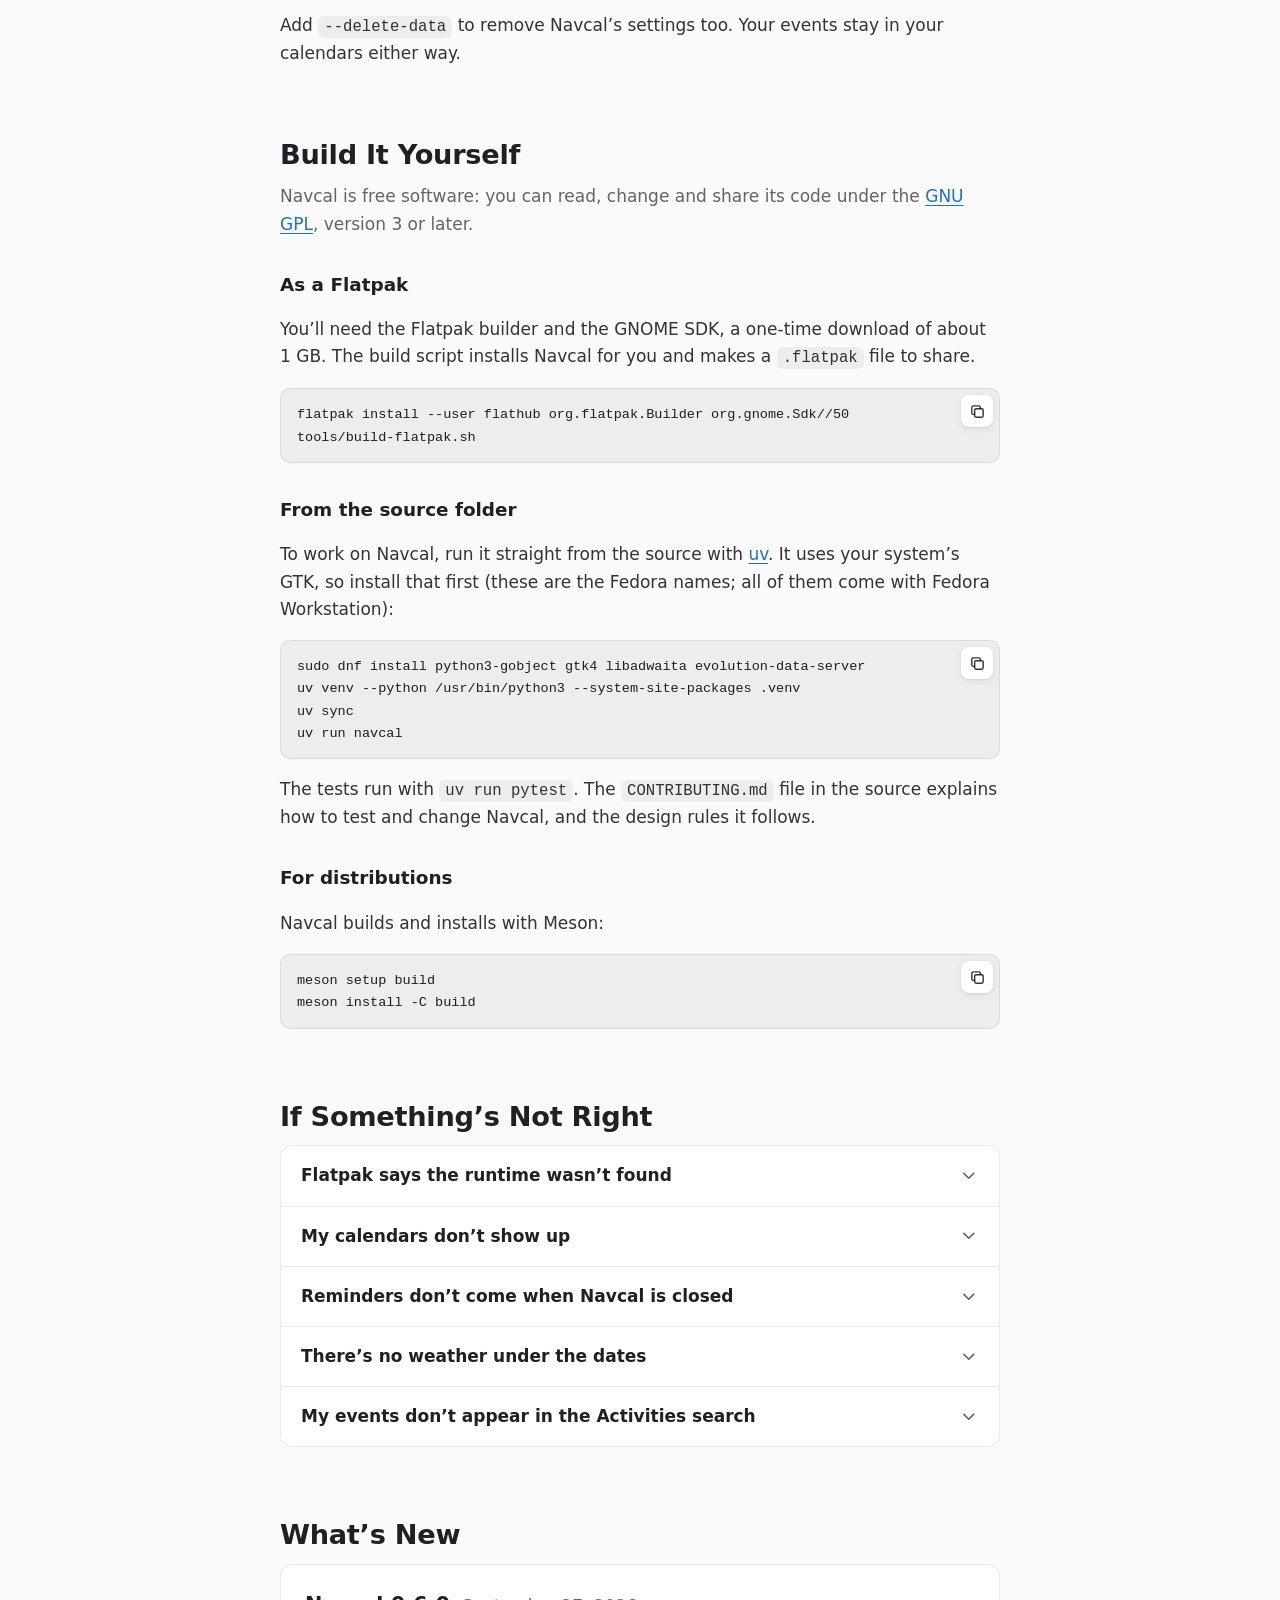
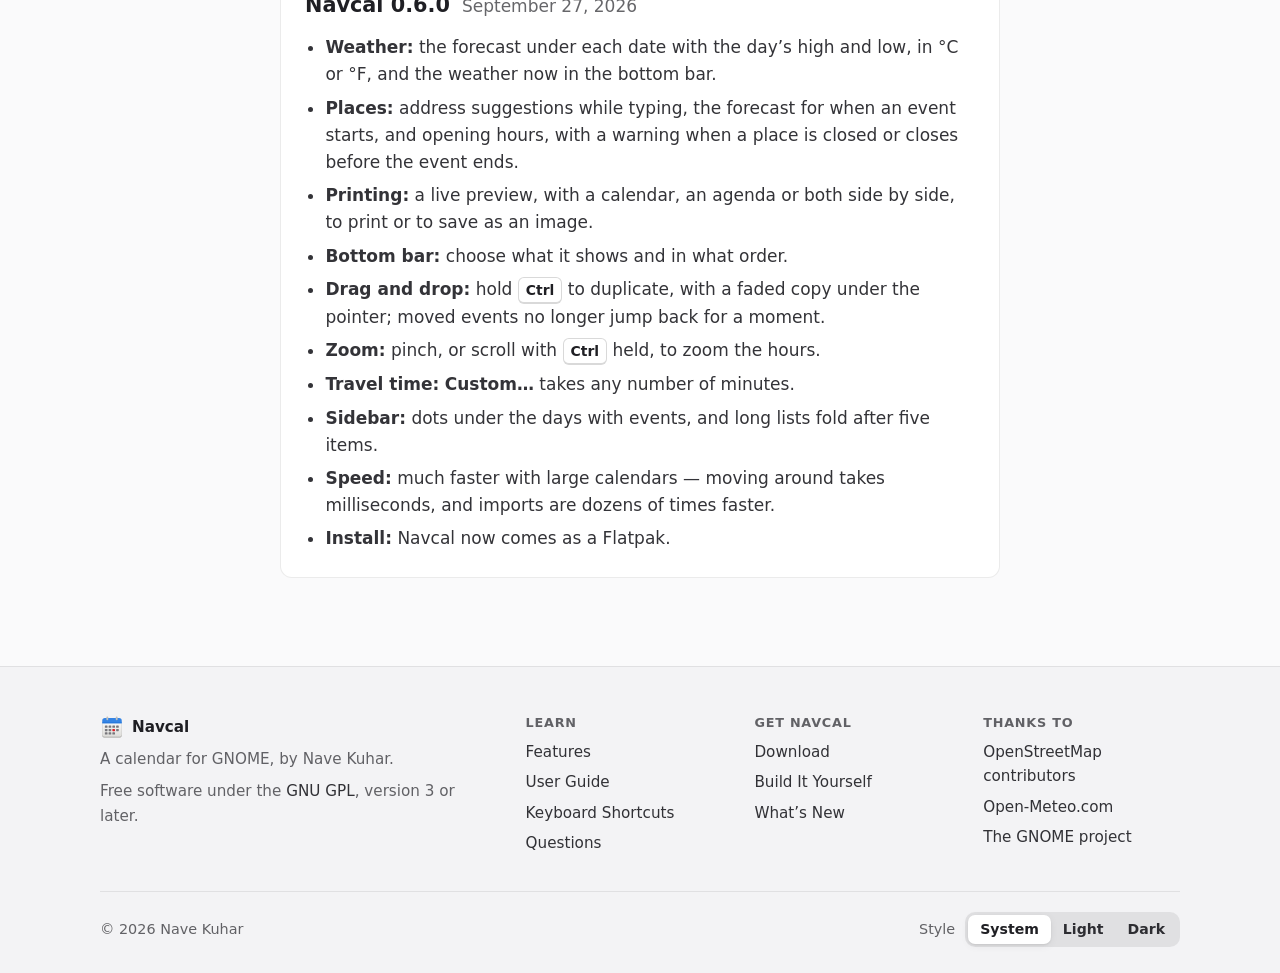
<file: docs/download.html>
<!doctype html>
<html lang="en">
<head>
  <meta charset="utf-8">
  <meta name="viewport" content="width=device-width, initial-scale=1, viewport-fit=cover">
  <title>Download — Navcal</title>
  <meta name="description" content="Download Navcal 0.6.0 for Linux as a Flatpak, build it yourself, and see what’s new.">
  <meta name="color-scheme" content="light dark">
  <meta name="theme-color" content="#fafafb" media="(prefers-color-scheme: light)">
  <meta name="theme-color" content="#222226" media="(prefers-color-scheme: dark)">
  <meta property="og:title" content="Download Navcal">
  <meta property="og:description" content="A calendar for GNOME. Free, for any Linux with Flatpak.">
  <link rel="icon" href="icon.svg" type="image/svg+xml">
  <link rel="stylesheet" href="style.css">
  <script>
    // Before anything is drawn: the style picked on this site, and a flag for the scripted parts.
    (() => {
      const root = document.documentElement;
      root.classList.add("js");
      let theme = null;
      try { theme = localStorage.getItem("theme"); } catch {}
      if (theme === "light" || theme === "dark") root.dataset.theme = theme;
      root.dataset.shownTheme = root.dataset.theme || (matchMedia("(prefers-color-scheme: dark)").matches ? "dark" : "light");
    })();
  </script>
  <script src="site.js" defer></script>
</head>
<body>
  <a class="skip" href="#main">Skip to content</a>
  <svg class="sprite" aria-hidden="true">
    <!-- icons, used as <svg><use href="#name"/></svg> -->
    <symbol id="sun" viewBox="0 0 24 24" fill="none" stroke="currentColor" stroke-width="2" stroke-linecap="round">
      <circle cx="12" cy="12" r="4"/>
      <path d="M12 2v2M12 20v2M4.9 4.9l1.4 1.4M17.7 17.7l1.4 1.4M2 12h2M20 12h2M4.9 19.1l1.4-1.4M17.7 6.3l1.4-1.4"/>
    </symbol>
    <symbol id="moon" viewBox="0 0 24 24" fill="none" stroke="currentColor" stroke-width="2" stroke-linejoin="round">
      <path d="M20.5 14.2A8.5 8.5 0 1 1 9.8 3.5a7 7 0 0 0 10.7 10.7z"/>
    </symbol>
    <symbol id="menu" viewBox="0 0 24 24" fill="none" stroke="currentColor" stroke-width="2" stroke-linecap="round">
      <path d="M4 6h16M4 12h16M4 18h16"/>
    </symbol>
    <symbol id="close" viewBox="0 0 24 24" fill="none" stroke="currentColor" stroke-width="2" stroke-linecap="round">
      <path d="M6 6l12 12M18 6L6 18"/>
    </symbol>
    <symbol id="copy" viewBox="0 0 24 24" fill="none" stroke="currentColor" stroke-width="2" stroke-linejoin="round">
      <rect x="8" y="8" width="12" height="12" rx="2"/>
      <path d="M16 8V6a2 2 0 0 0-2-2H6a2 2 0 0 0-2 2v8a2 2 0 0 0 2 2h2"/>
    </symbol>
    <symbol id="check" viewBox="0 0 24 24" fill="none" stroke="currentColor" stroke-width="2.4" stroke-linecap="round" stroke-linejoin="round">
      <path d="M5 12.5l4.5 4.5L19 7.5"/>
    </symbol>
    <symbol id="clock" viewBox="0 0 24 24" fill="none" stroke="currentColor" stroke-width="2" stroke-linecap="round">
      <circle cx="12" cy="12" r="9"/>
      <path d="M12 7v5l3 2"/>
    </symbol>
    <symbol id="pin" viewBox="0 0 24 24" fill="none" stroke="currentColor" stroke-width="2" stroke-linejoin="round">
      <path d="M12 21s-7-6.1-7-11.5a7 7 0 0 1 14 0C19 14.9 12 21 12 21z"/>
      <circle cx="12" cy="9.5" r="2.5"/>
    </symbol>
    <symbol id="repeat" viewBox="0 0 24 24" fill="none" stroke="currentColor" stroke-width="2" stroke-linecap="round" stroke-linejoin="round">
      <path d="M17 2l3 3-3 3"/>
      <path d="M4 11V9a4 4 0 0 1 4-4h12"/>
      <path d="M7 22l-3-3 3-3"/>
      <path d="M20 13v2a4 4 0 0 1-4 4H4"/>
    </symbol>
    <symbol id="download" viewBox="0 0 24 24" fill="none" stroke="currentColor" stroke-width="2" stroke-linecap="round" stroke-linejoin="round">
      <path d="M12 4v11M7 10l5 5 5-5M5 20h14"/>
    </symbol>
    <symbol id="book" viewBox="0 0 24 24" fill="none" stroke="currentColor" stroke-width="2" stroke-linejoin="round">
      <path d="M4 5.5A1.5 1.5 0 0 1 5.5 4H11v16H5.5A1.5 1.5 0 0 1 4 18.5z"/>
      <path d="M20 5.5A1.5 1.5 0 0 0 18.5 4H13v16h5.5a1.5 1.5 0 0 0 1.5-1.5z"/>
    </symbol>
    <symbol id="code" viewBox="0 0 24 24" fill="none" stroke="currentColor" stroke-width="2" stroke-linecap="round" stroke-linejoin="round">
      <path d="M8 7l-5 5 5 5M16 7l5 5-5 5"/>
    </symbol>
    <symbol id="arrow" viewBox="0 0 24 24" fill="none" stroke="currentColor" stroke-width="2" stroke-linecap="round" stroke-linejoin="round">
      <path d="M5 12h14M13 6l6 6-6 6"/>
    </symbol>
    <symbol id="chevron" viewBox="0 0 24 24" fill="none" stroke="currentColor" stroke-width="2" stroke-linecap="round" stroke-linejoin="round">
      <path d="M6 9l6 6 6-6"/>
    </symbol>
    <symbol id="info" viewBox="0 0 24 24" fill="none" stroke="currentColor" stroke-width="2" stroke-linecap="round">
      <circle cx="12" cy="12" r="9"/>
      <path d="M12 11v6M12 7.5v.5"/>
    </symbol>
    <symbol id="warning" viewBox="0 0 24 24" fill="none" stroke="currentColor" stroke-width="2" stroke-linecap="round" stroke-linejoin="round">
      <path d="M10.3 4.2L2.6 18a2 2 0 0 0 1.7 3h15.4a2 2 0 0 0 1.7-3L13.7 4.2a2 2 0 0 0-3.4 0z"/>
      <path d="M12 10v4M12 17.5v.5"/>
    </symbol>
    <symbol id="search" viewBox="0 0 24 24" fill="none" stroke="currentColor" stroke-width="2" stroke-linecap="round">
      <circle cx="10.5" cy="10.5" r="6.5"/>
      <path d="M15.5 15.5L20 20"/>
    </symbol>
  </svg>

  <header class="topbar">
    <nav class="wrap nav" aria-label="Main">
      <a class="brand" href="./"><img src="icon.svg" alt="" width="28" height="28"> Navcal</a>
      <ul class="nav-links" id="nav-links">
        <li><a href="./#features">Features</a></li>
        <li><a href="guide.html">Guide</a></li>
        <li><a href="download.html" aria-current="page">Download</a></li>
        <li hidden data-repo-only><a data-repo-link href="#">Source Code</a></li>
      </ul>
      <button class="icon-button theme-toggle" type="button" aria-label="Use dark style" title="Use dark style">
        <svg class="icon sun" aria-hidden="true"><use href="#sun"/></svg>
        <svg class="icon moon" aria-hidden="true"><use href="#moon"/></svg>
      </button>
      <button class="icon-button menu-toggle" type="button" aria-expanded="false" aria-controls="nav-links" aria-label="Menu" hidden>
        <svg class="icon" aria-hidden="true"><use href="#menu"/></svg>
      </button>
    </nav>
  </header>

  <main id="main">
    <header class="page-head">
      <div class="wrap narrow">
        <span class="eyebrow">Version 0.6.0</span>
        <h1>Download Navcal</h1>
        <p>For any Linux distribution with Flatpak. Navcal is free, and always will be.</p>
        <div class="actions left" hidden data-repo-only>
          <a class="button primary" data-repo-link data-repo-path="/releases/latest" href="#"><svg class="icon" aria-hidden="true"><use href="#download"/></svg> Download the Flatpak</a>
          <a class="button" data-repo-link href="#"><svg class="icon" aria-hidden="true"><use href="#code"/></svg> Source Code</a>
        </div>
        <ul class="requirements">
          <li><b>Linux with Flatpak</b><span>Included with most distributions that come with GNOME.</span></li>
          <li><b>GNOME’s calendar service</b><span>Comes with GNOME; it keeps your calendars in sync.</span></li>
          <li><b>About 2 MB</b><span>Plus GNOME’s runtime, which comes from Flathub by itself.</span></li>
        </ul>
      </div>
    </header>

    <div class="wrap narrow dl-main">
      <section class="dl-section" id="install" aria-labelledby="install-title">
        <h2 id="install-title">Install</h2>
        <p class="intro">It takes a minute. The first time, Flatpak also downloads GNOME’s runtime, which other GNOME apps share.</p>
        <ol class="steps">
          <li>
            <div>
              <h3>Download the file</h3>
              <p>Get <code>navcal-0.6.0.flatpak</code><span hidden data-repo-only> from the <a data-repo-link data-repo-path="/releases/latest" href="#">latest release</a></span>.</p>
            </div>
          </li>
          <li>
            <div>
              <h3>Install it</h3>
              <p>Open the file with Software, or run this in a terminal from the folder you saved it to:</p>
              <pre><code>flatpak install --user navcal-0.6.0.flatpak</code></pre>
              <p>If Flatpak asks to add Flathub for the runtime, say yes.</p>
            </div>
          </li>
          <li>
            <div>
              <h3>Open Navcal</h3>
              <p>Find Navcal among your apps, or run:</p>
              <pre><code>flatpak run io.github.navcal.Navcal</code></pre>
              <p>New here? The <a href="guide.html#getting-started">User Guide</a> shows you around.</p>
            </div>
          </li>
        </ol>
        <div class="callout">
          <svg class="icon" aria-hidden="true"><use href="#info"/></svg>
          <p>No Flatpak yet? Flathub has <a href="https://flathub.org/setup">instructions for every distribution</a>.</p>
        </div>

        <h3 id="update">Update</h3>
        <p>Download the new file and install it the same way. Your events and settings stay as they are.</p>

        <h3 id="uninstall">Uninstall</h3>
        <pre><code>flatpak uninstall io.github.navcal.Navcal</code></pre>
        <p>Add <code>--delete-data</code> to remove Navcal’s settings too. Your events stay in your calendars either way.</p>
      </section>

      <section class="dl-section" id="build" aria-labelledby="build-title">
        <h2 id="build-title">Build It Yourself</h2>
        <p class="intro">Navcal is free software: you can read, change and share its code under the <a href="https://www.gnu.org/licenses/gpl-3.0.html">GNU GPL</a>, version 3 or later.</p>
        <h3 id="build-flatpak">As a Flatpak</h3>
        <p>You’ll need the Flatpak builder and the GNOME SDK, a one-time download of about 1 GB. The build script installs Navcal for you and makes a <code>.flatpak</code> file to share.</p>
        <pre><code><span hidden data-repo-only>git clone <span data-repo-url></span>.git navcal
cd navcal
</span>flatpak install --user flathub org.flatpak.Builder org.gnome.Sdk//50
tools/build-flatpak.sh</code></pre>

        <h3 id="run-from-source">From the source folder</h3>
        <p>To work on Navcal, run it straight from the source with <a href="https://docs.astral.sh/uv/">uv</a>. It uses your system’s GTK, so install that first (these are the Fedora names; all of them come with Fedora Workstation):</p>
        <pre><code>sudo dnf install python3-gobject gtk4 libadwaita evolution-data-server
uv venv --python /usr/bin/python3 --system-site-packages .venv
uv sync
uv run navcal</code></pre>
        <p>The tests run with <code>uv run pytest</code>. The <code>CONTRIBUTING.md</code> file in the source explains how to test and change Navcal, and the design rules it follows.</p>

        <h3 id="packagers">For distributions</h3>
        <p>Navcal builds and installs with Meson:</p>
        <pre><code>meson setup build
meson install -C build</code></pre>
      </section>

      <section class="dl-section" id="troubleshooting" aria-labelledby="trouble-title">
        <h2 id="trouble-title">If Something’s Not Right</h2>
        <div class="faq">
          <details>
            <summary>Flatpak says the runtime wasn’t found <svg class="icon" aria-hidden="true"><use href="#chevron"/></svg></summary>
            <div>
              <p>Add Flathub, where GNOME’s runtime comes from, then install Navcal again:</p>
              <pre><code>flatpak remote-add --user --if-not-exists flathub https://dl.flathub.org/repo/flathub.flatpakrepo</code></pre>
            </div>
          </details>
          <details>
            <summary>My calendars don’t show up <svg class="icon" aria-hidden="true"><use href="#chevron"/></svg></summary>
            <div><p>Navcal shows the calendars of GNOME’s calendar service (evolution-data-server), which comes with GNOME. Add your accounts in <b>Settings → Online Accounts</b>, and check that the calendars are switched on in <b>Preferences → Calendars</b>.</p></div>
          </details>
          <details>
            <summary>Reminders don’t come when Navcal is closed <svg class="icon" aria-hidden="true"><use href="#chevron"/></svg></summary>
            <div><p>Turn on <b>Run in background</b> and <b>Start at login</b> in Preferences. Closing the window then keeps Navcal running, hidden, and it starts by itself when you log in.</p></div>
          </details>
          <details>
            <summary>There’s no weather under the dates <svg class="icon" aria-hidden="true"><use href="#chevron"/></svg></summary>
            <div><p>In <b>Preferences → Weather and Places</b>, set your place, and check that <b>Look up places and weather online</b> and <b>Show weather</b> are on. The forecast covers about the next two weeks.</p></div>
          </details>
          <details>
            <summary>My events don’t appear in the Activities search <svg class="icon" aria-hidden="true"><use href="#chevron"/></svg></summary>
            <div><p>GNOME Shell looks for search providers when you log in, so log out and back in once after installing Navcal.</p></div>
          </details>
        </div>
      </section>

      <section class="dl-section" id="release-notes" aria-labelledby="notes-title">
        <h2 id="notes-title">What’s New</h2>
        <article class="release">
          <header>
            <h3>Navcal 0.6.0</h3>
            <time datetime="2026-09-27">September 27, 2026</time>
          </header>
          <ul>
            <li><b>Weather:</b> the forecast under each date with the day’s high and low, in °C or °F, and the weather now in the bottom bar.</li>
            <li><b>Places:</b> address suggestions while typing, the forecast for when an event starts, and opening hours, with a warning when a place is closed or closes before the event ends.</li>
            <li><b>Printing:</b> a live preview, with a calendar, an agenda or both side by side, to print or to save as an image.</li>
            <li><b>Bottom bar:</b> choose what it shows and in what order.</li>
            <li><b>Drag and drop:</b> hold <kbd>Ctrl</kbd> to duplicate, with a faded copy under the pointer; moved events no longer jump back for a moment.</li>
            <li><b>Zoom:</b> pinch, or scroll with <kbd>Ctrl</kbd> held, to zoom the hours.</li>
            <li><b>Travel time:</b> <b>Custom…</b> takes any number of minutes.</li>
            <li><b>Sidebar:</b> dots under the days with events, and long lists fold after five items.</li>
            <li><b>Speed:</b> much faster with large calendars — moving around takes milliseconds, and imports are dozens of times faster.</li>
            <li><b>Install:</b> Navcal now comes as a Flatpak.</li>
          </ul>
        </article>
      </section>
    </div>
  </main>

  <footer class="footer">
    <div class="wrap">
      <div class="footer-grid">
        <div>
          <p class="byline"><img src="icon.svg" alt="" width="24" height="24"> Navcal</p>
          <p>A calendar for GNOME, by Nave Kuhar.</p>
          <p>Free software under the <a href="https://www.gnu.org/licenses/gpl-3.0.html">GNU GPL</a>, version 3 or later.</p>
        </div>
        <nav aria-labelledby="f-learn">
          <h2 id="f-learn">Learn</h2>
          <ul>
            <li><a href="./#features">Features</a></li>
            <li><a href="guide.html">User Guide</a></li>
            <li><a href="guide.html#shortcuts">Keyboard Shortcuts</a></li>
            <li><a href="./#faq">Questions</a></li>
          </ul>
        </nav>
        <nav aria-labelledby="f-get">
          <h2 id="f-get">Get Navcal</h2>
          <ul>
            <li><a href="download.html">Download</a></li>
            <li><a href="download.html#build">Build It Yourself</a></li>
            <li><a href="download.html#release-notes">What’s New</a></li>
            <li hidden data-repo-only><a data-repo-link href="#">Source Code</a></li>
          </ul>
        </nav>
        <div>
          <h2>Thanks to</h2>
          <ul>
            <li><a href="https://www.openstreetmap.org/copyright">OpenStreetMap contributors</a></li>
            <li><a href="https://open-meteo.com">Open-Meteo.com</a></li>
            <li><a href="https://www.gnome.org">The GNOME project</a></li>
          </ul>
        </div>
      </div>
      <div class="footer-bottom">
        <p>© 2026 Nave Kuhar</p>
        <div class="appearance" role="radiogroup" aria-labelledby="style-label">
          <span id="style-label">Style</span>
          <span class="segmented">
            <label><input type="radio" name="theme" value="system" checked> System</label>
            <label><input type="radio" name="theme" value="light"> Light</label>
            <label><input type="radio" name="theme" value="dark"> Dark</label>
          </span>
        </div>
      </div>
    </div>
  </footer>
</body>
</html>
</file>
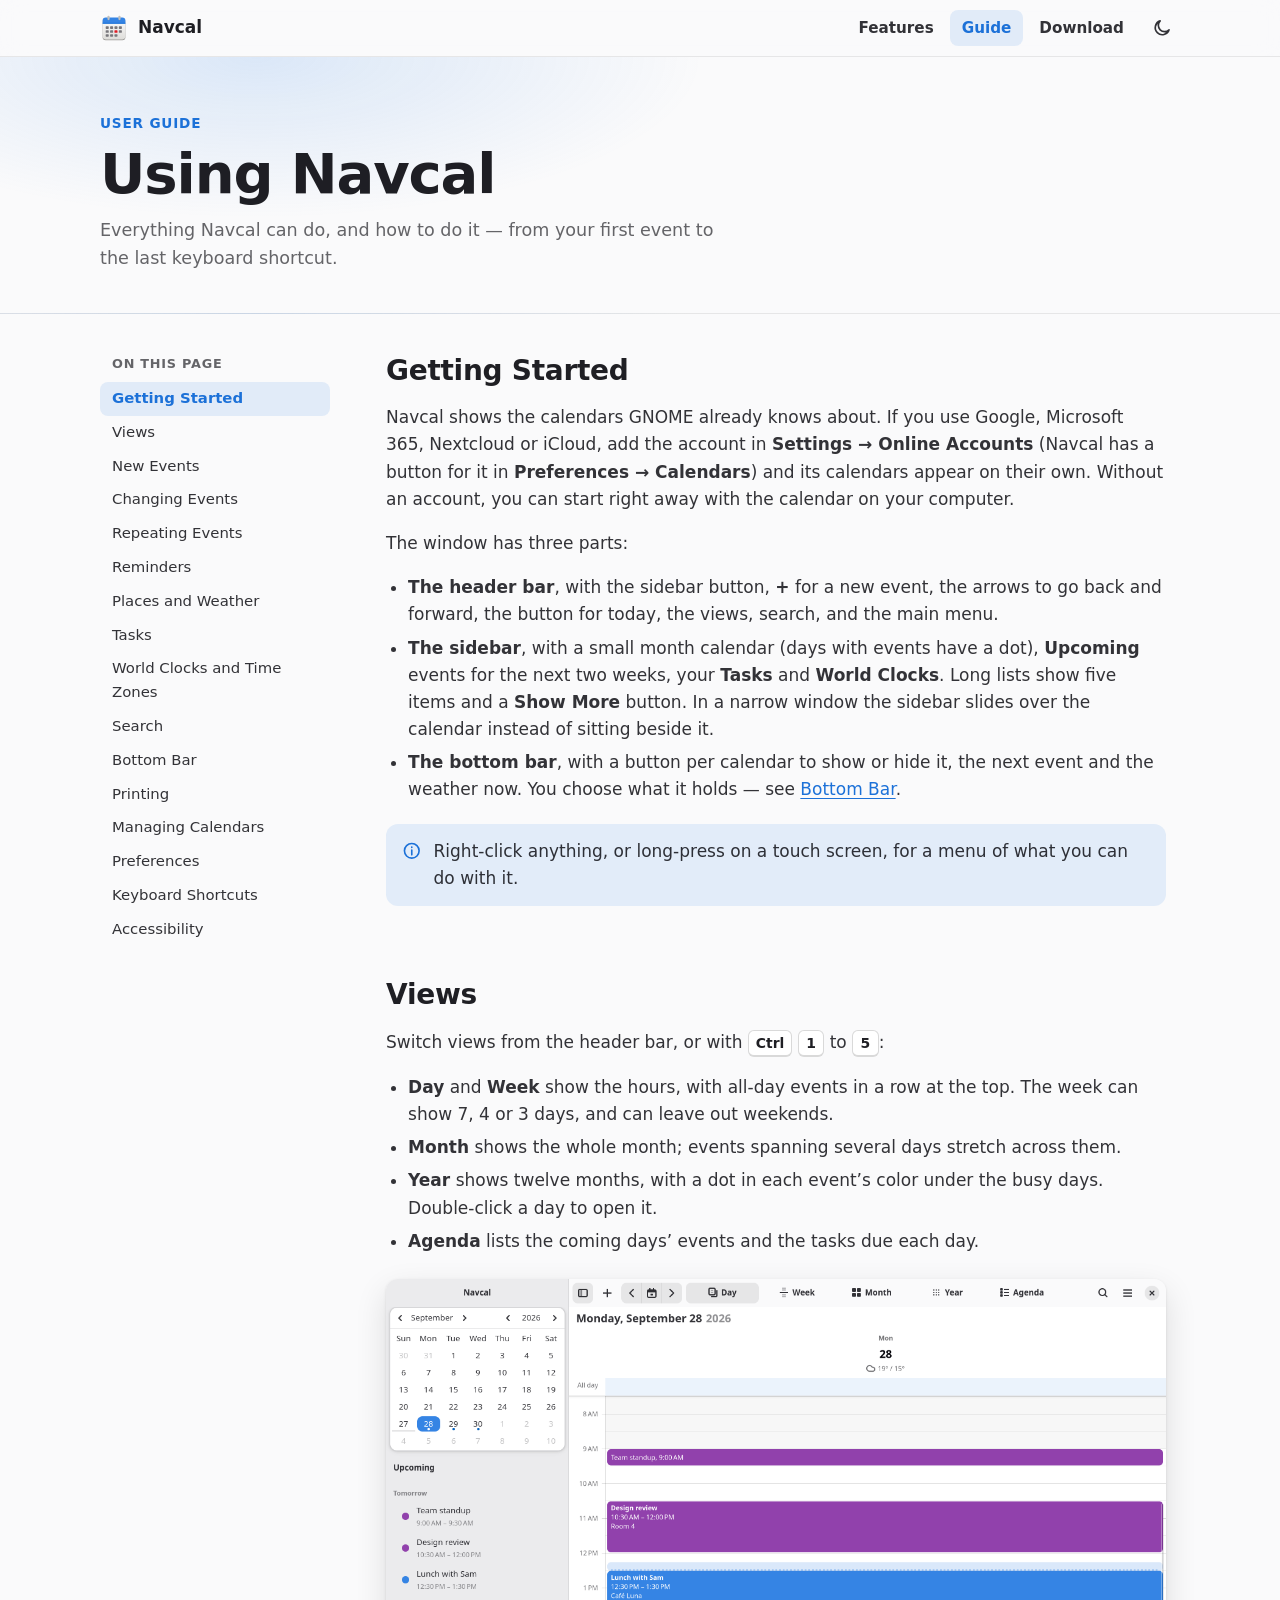
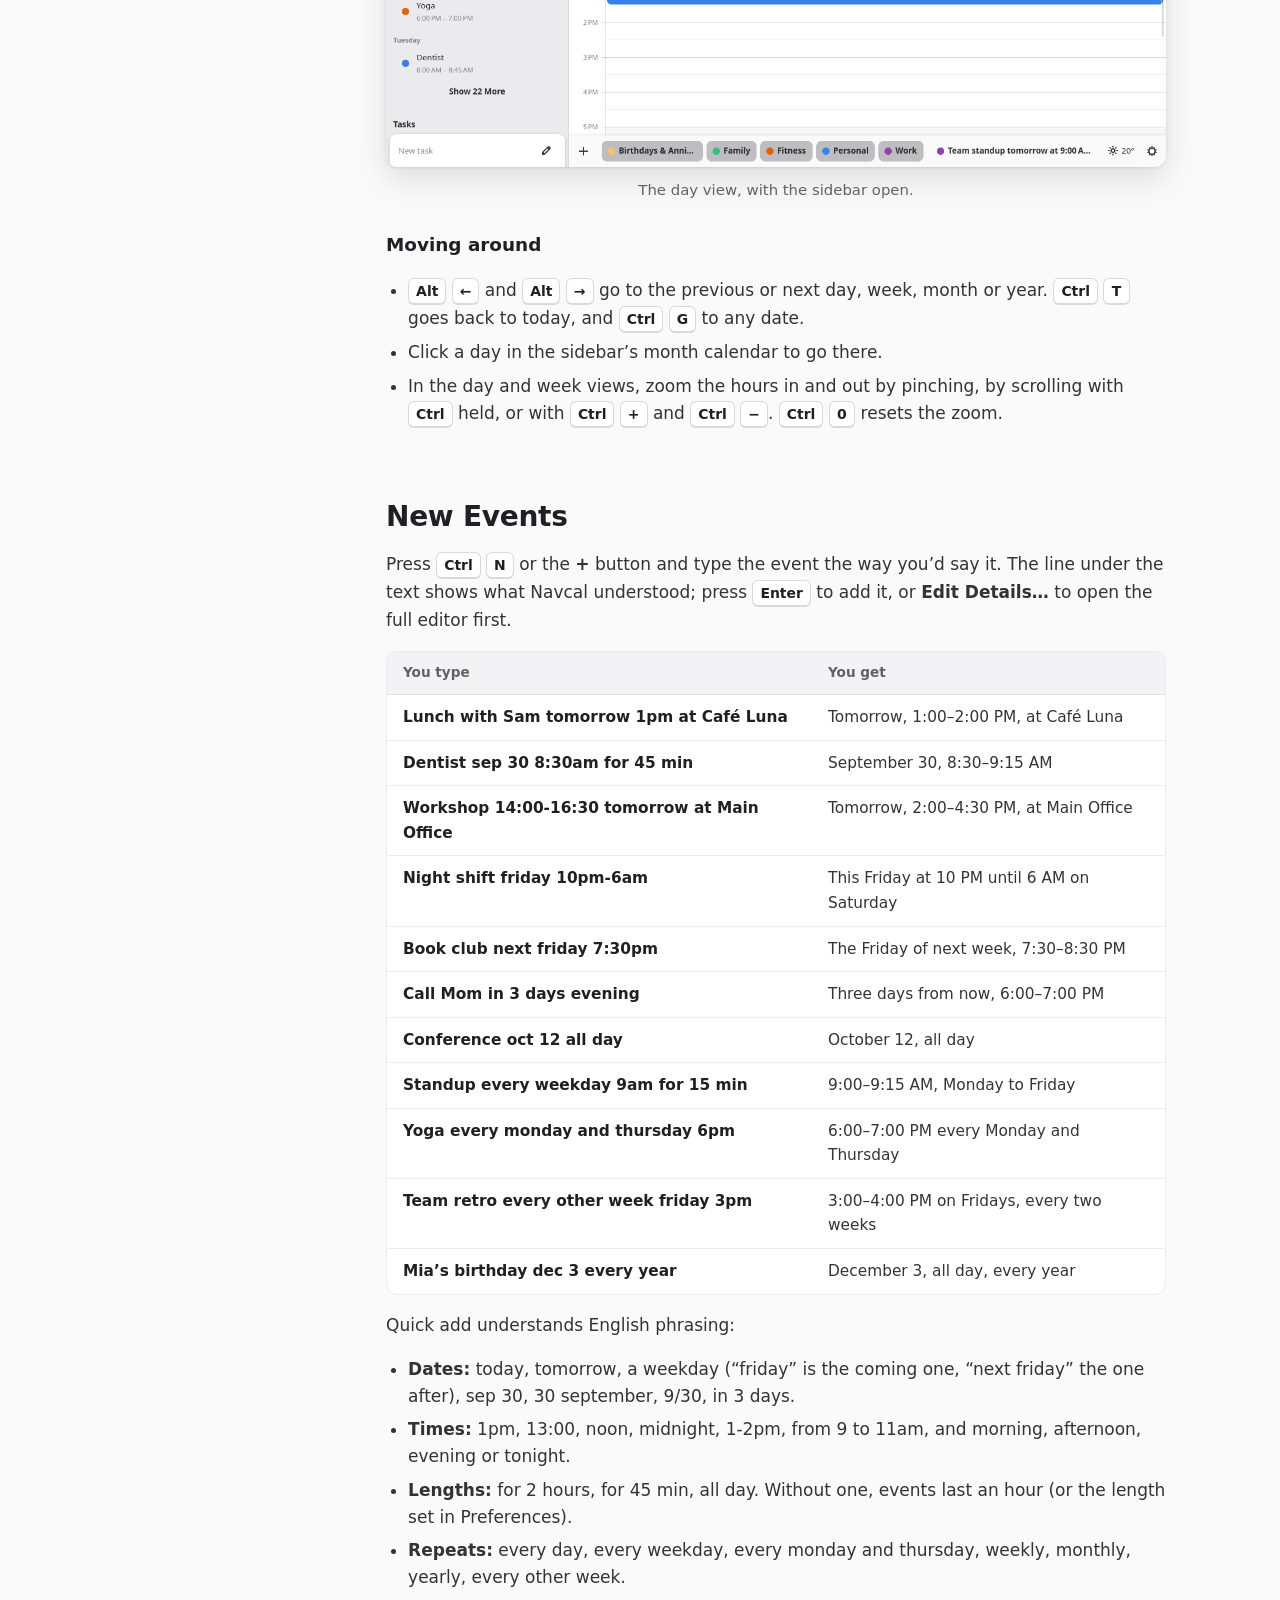
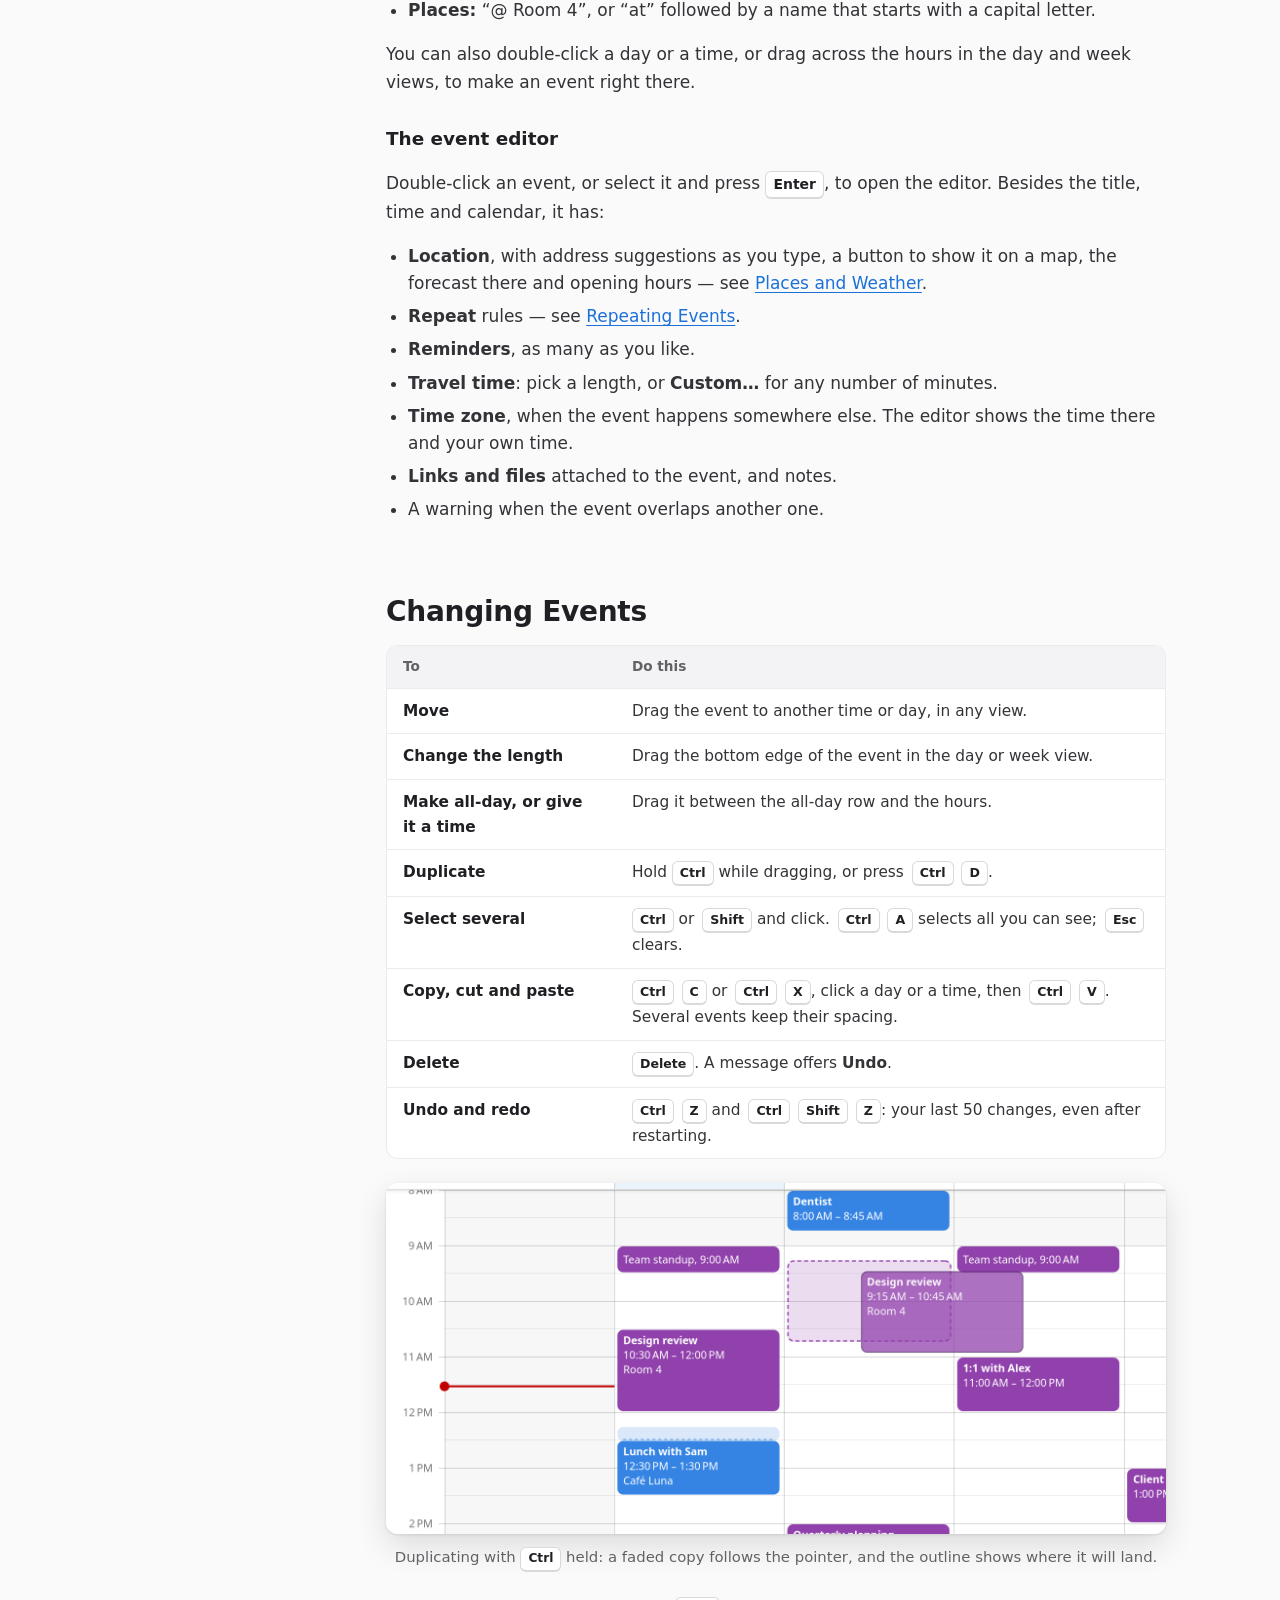
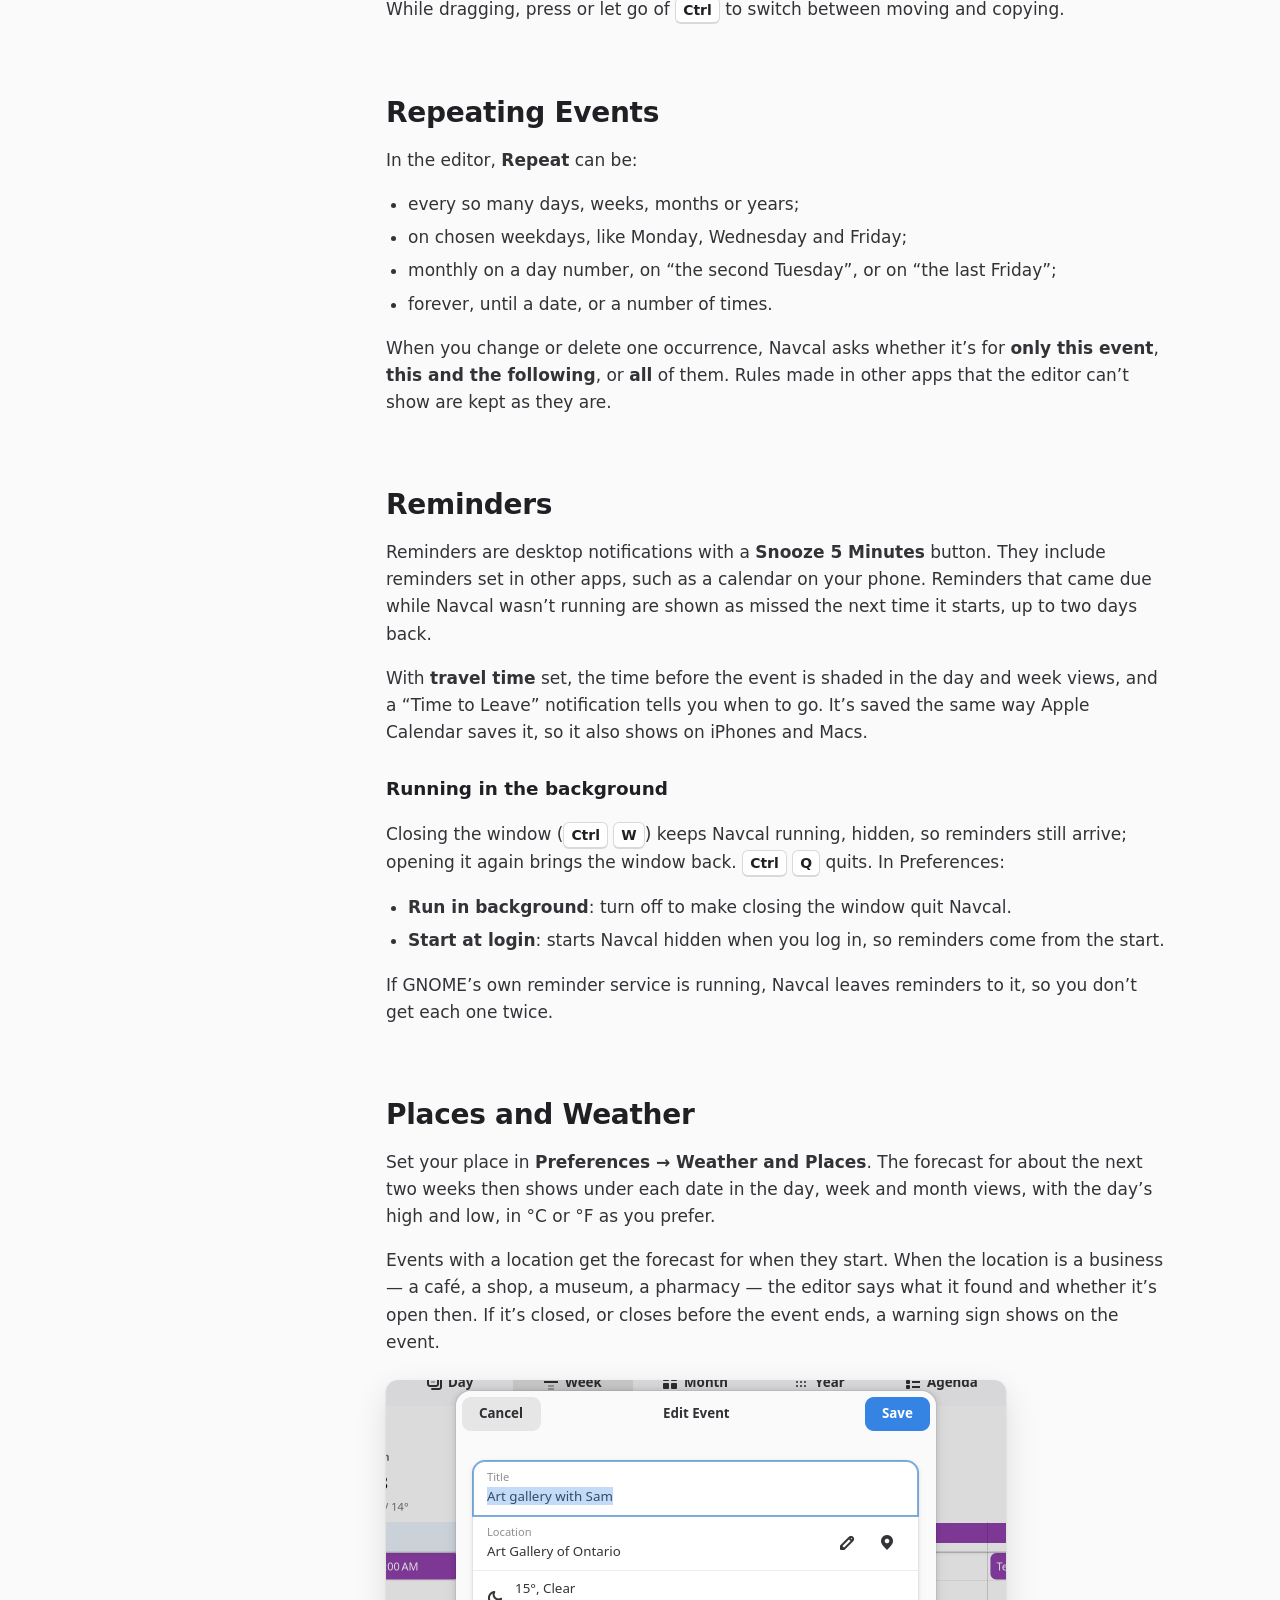
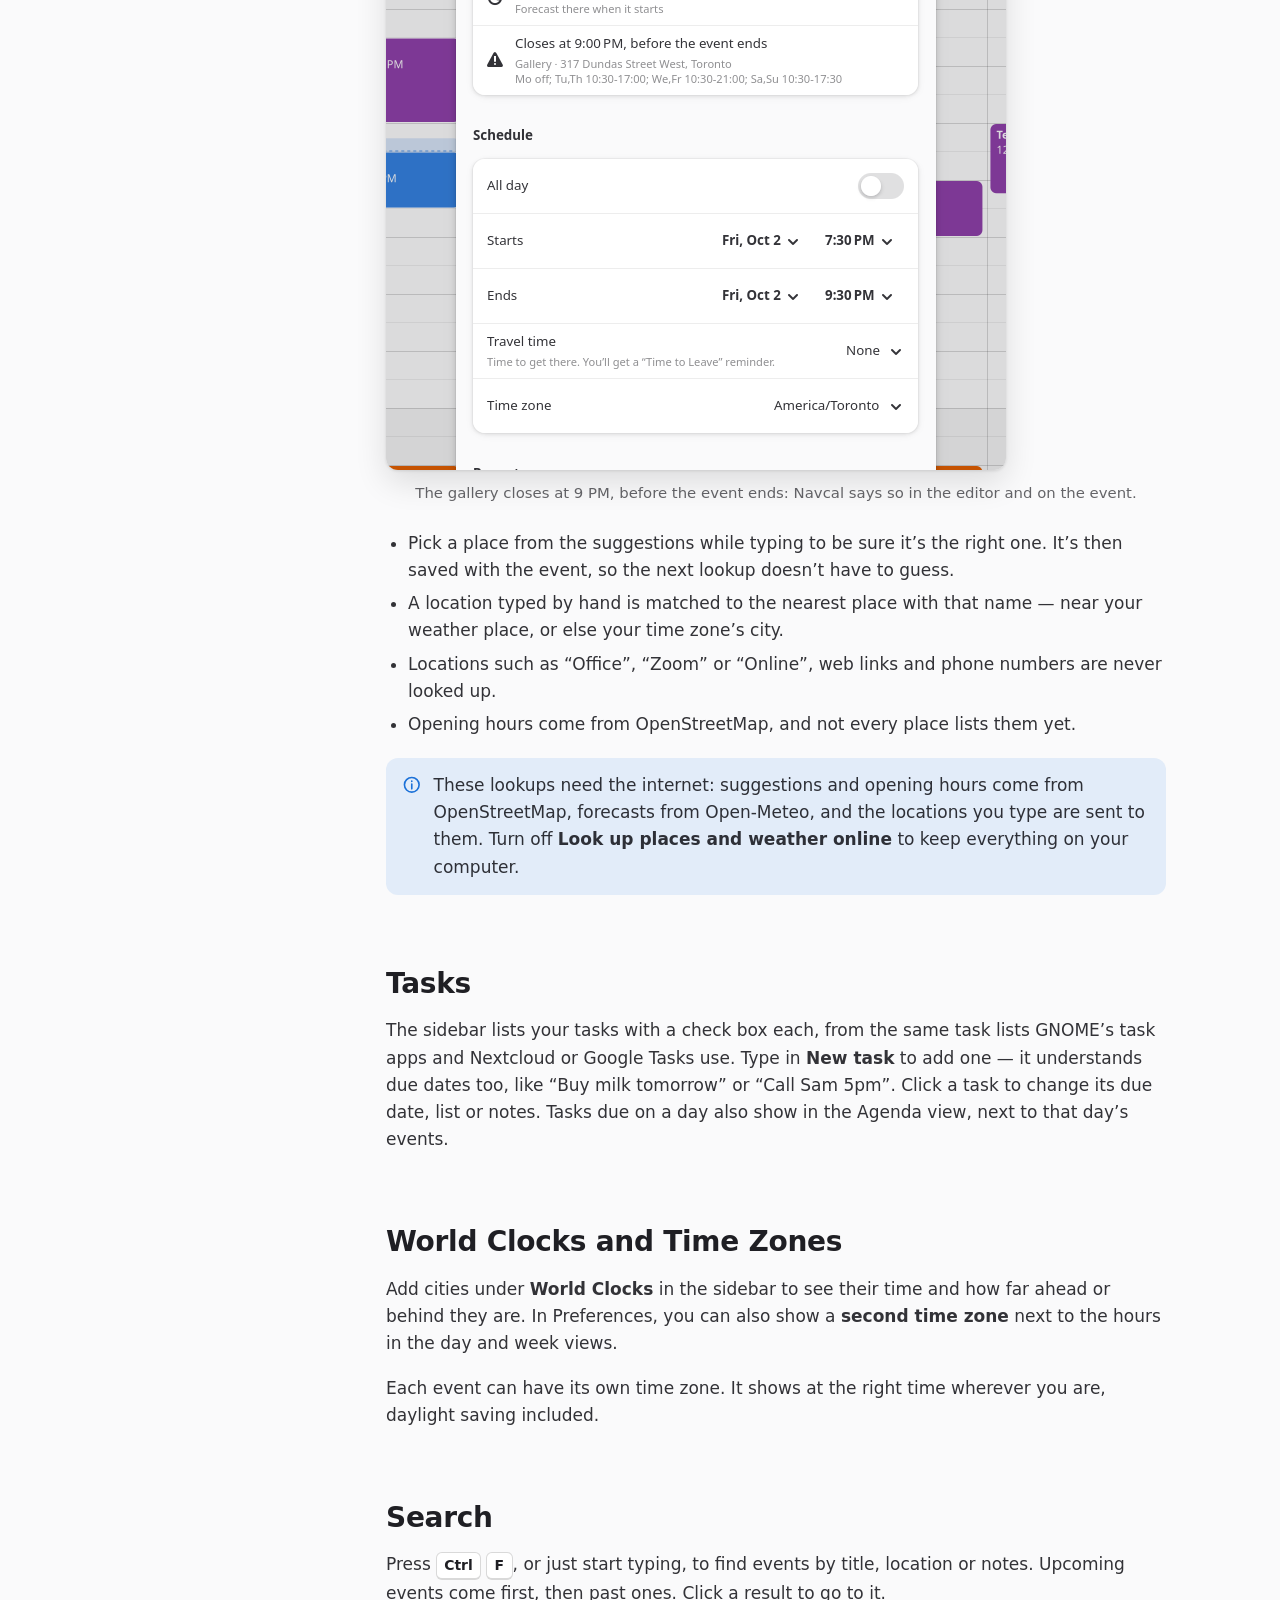
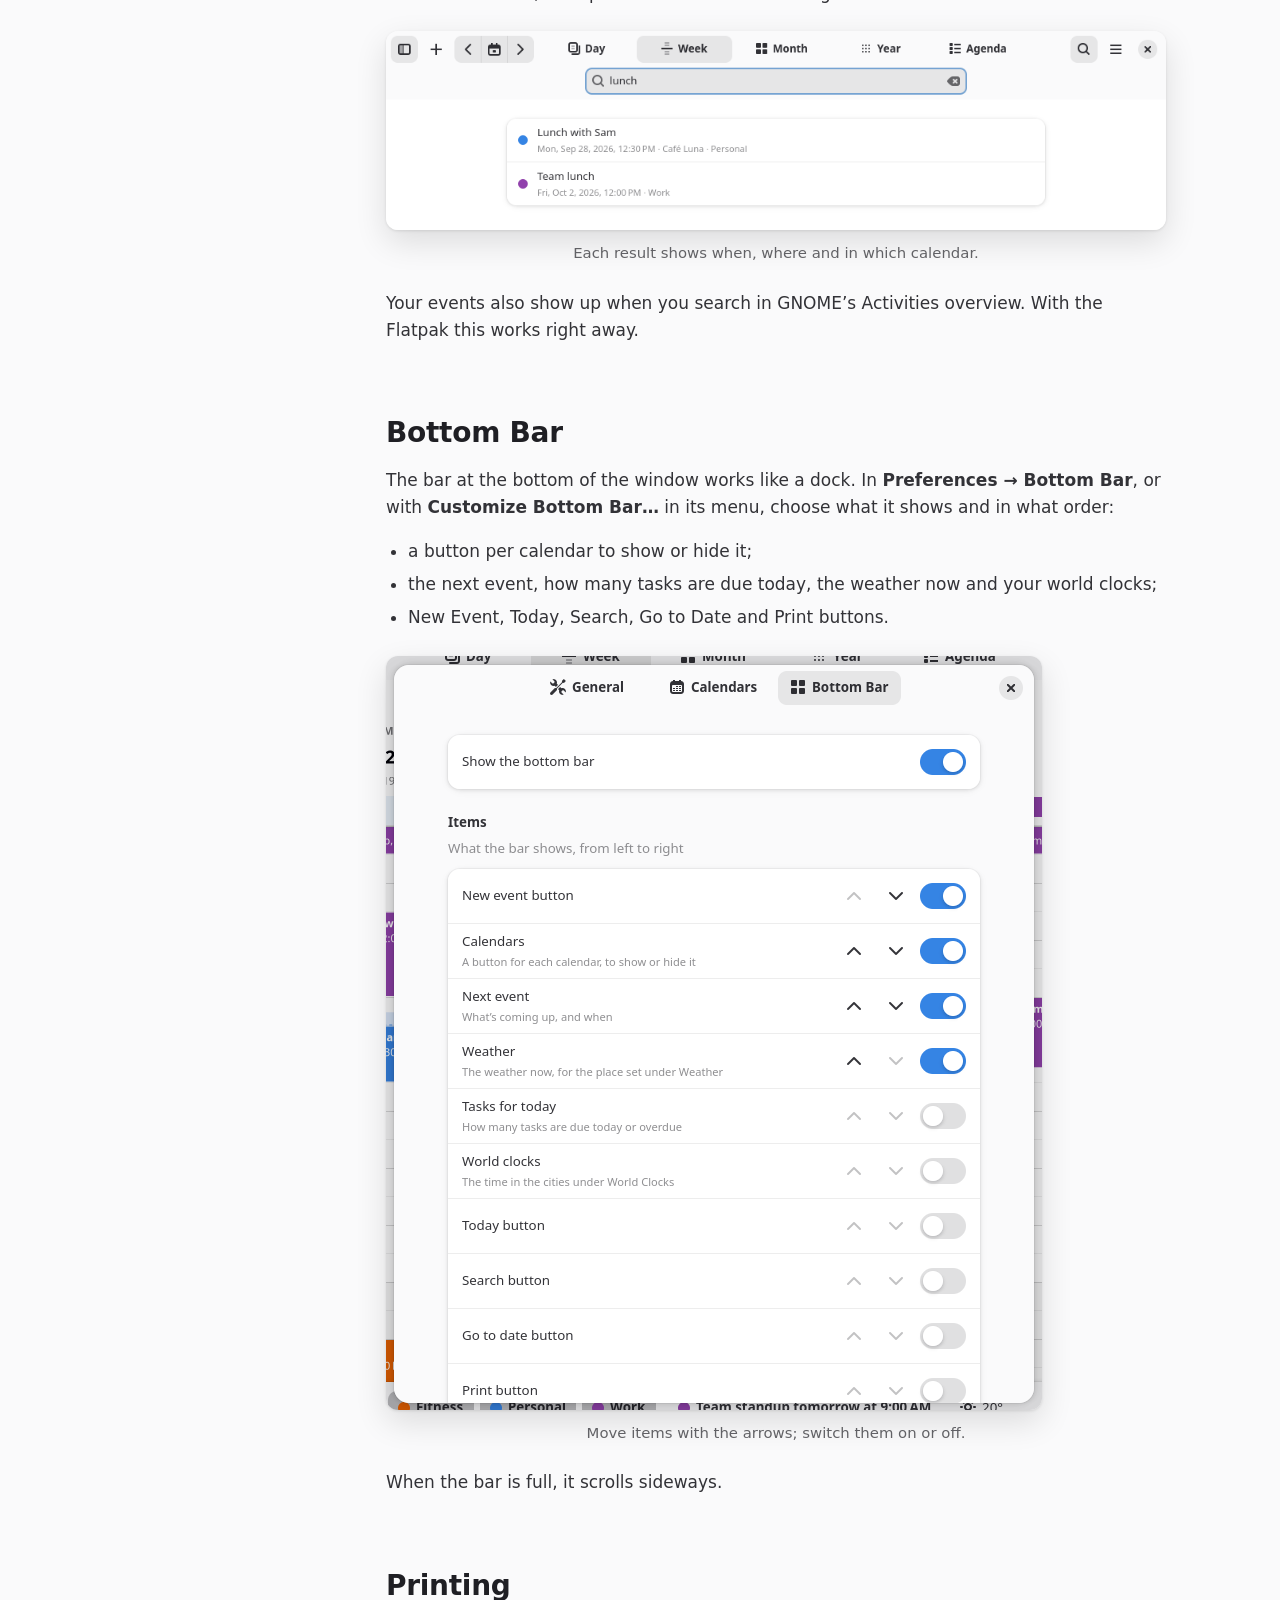
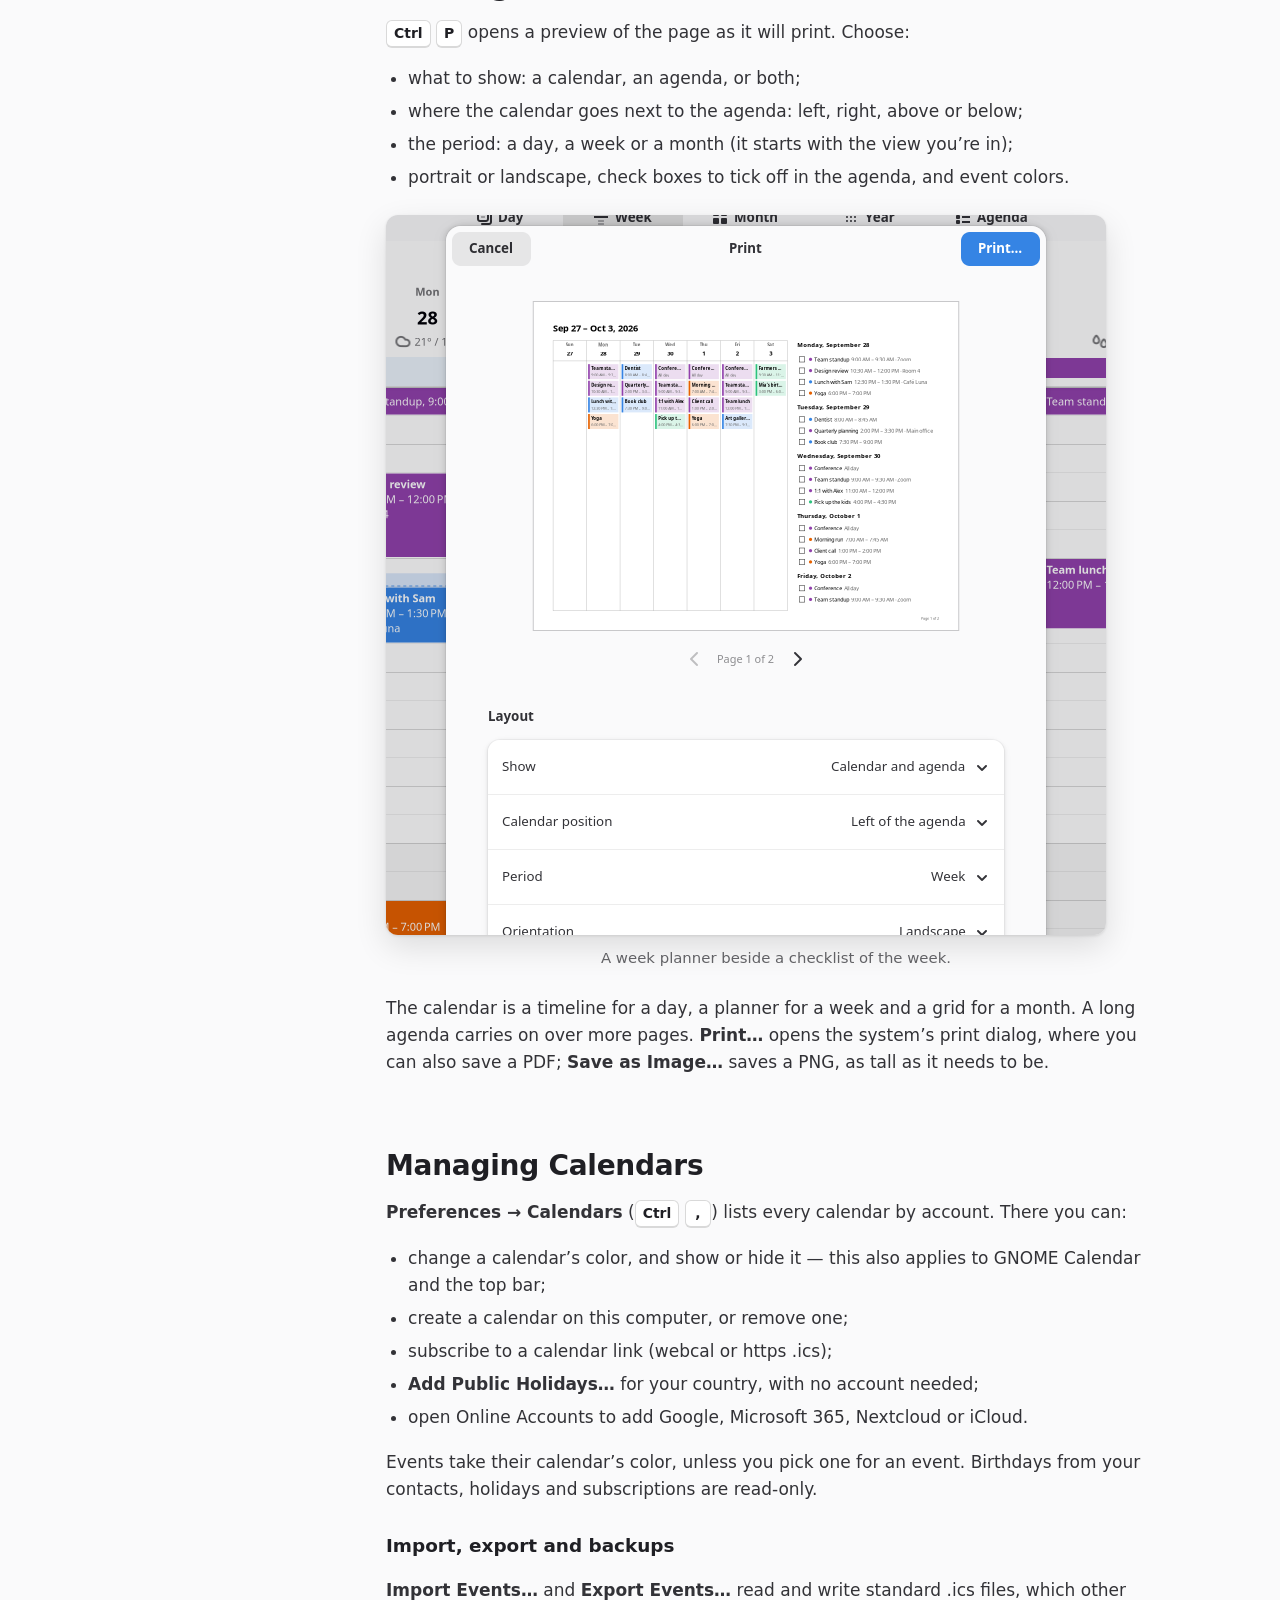
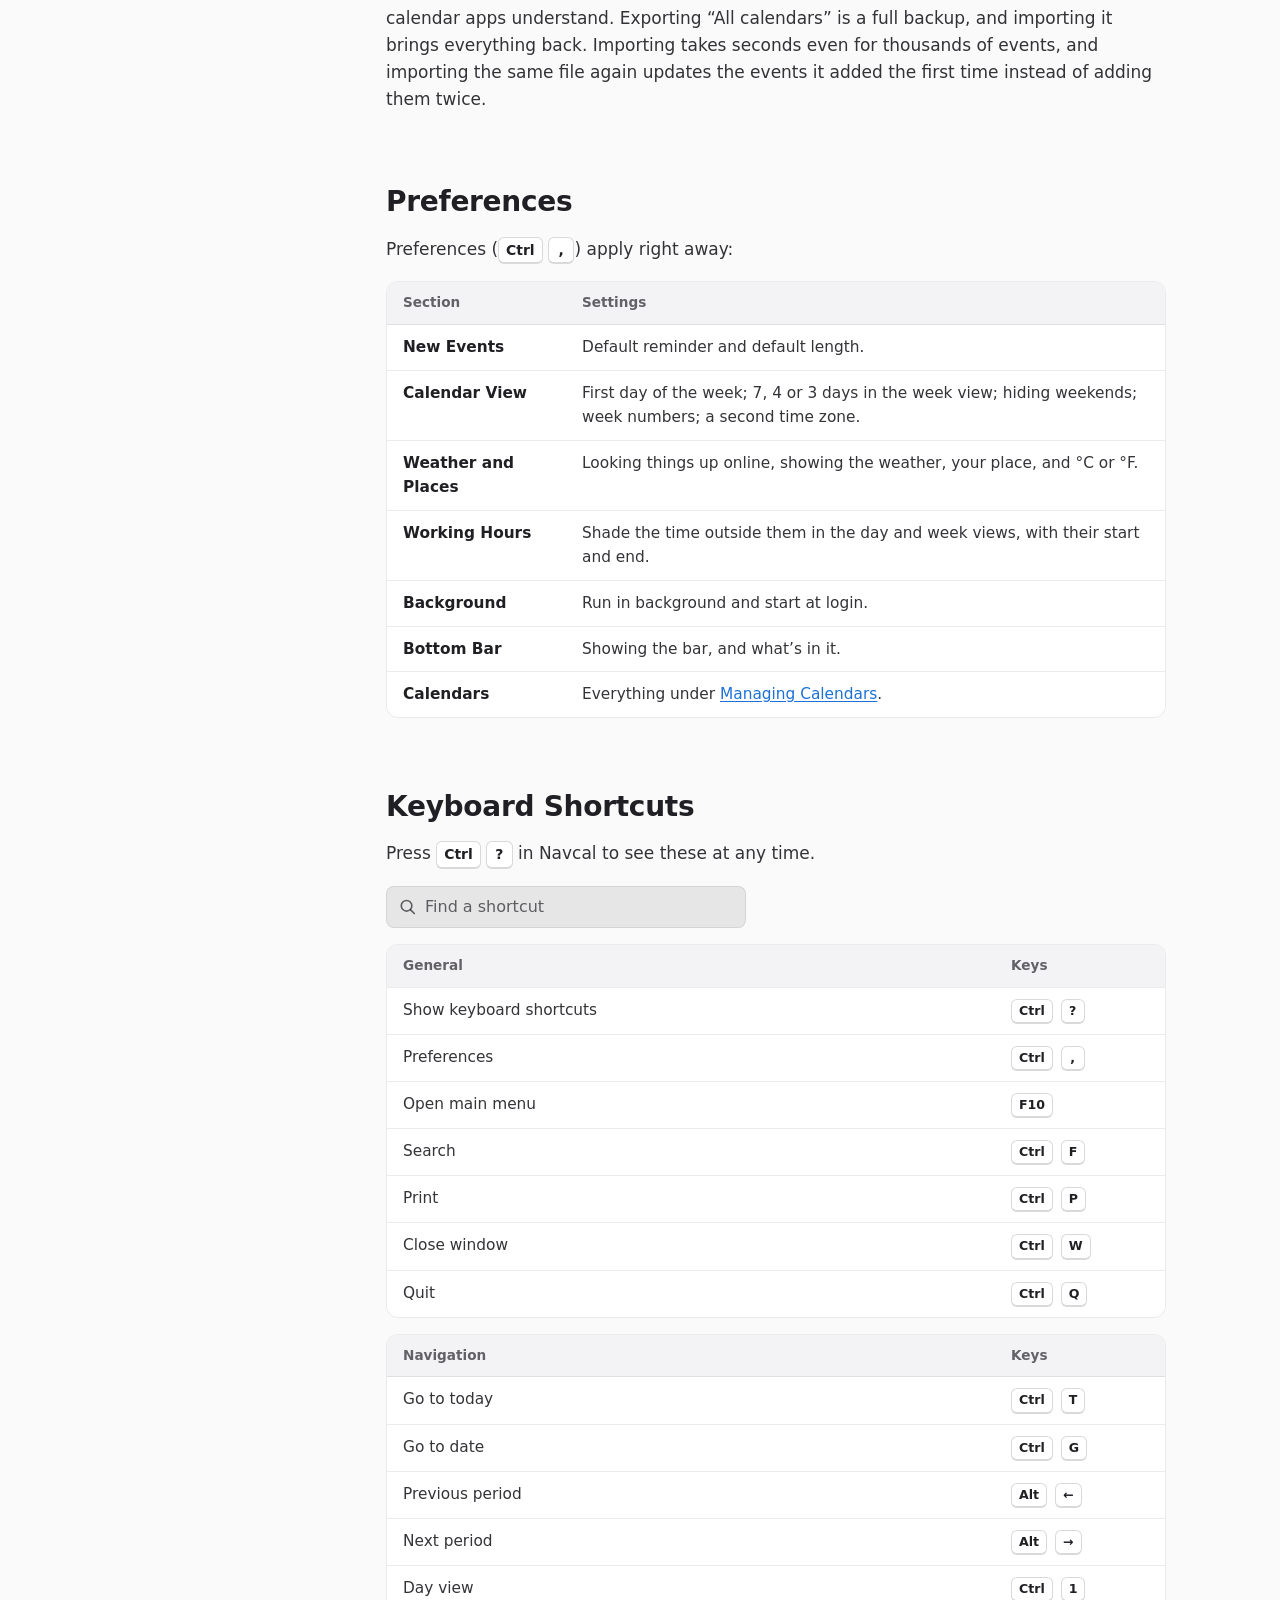
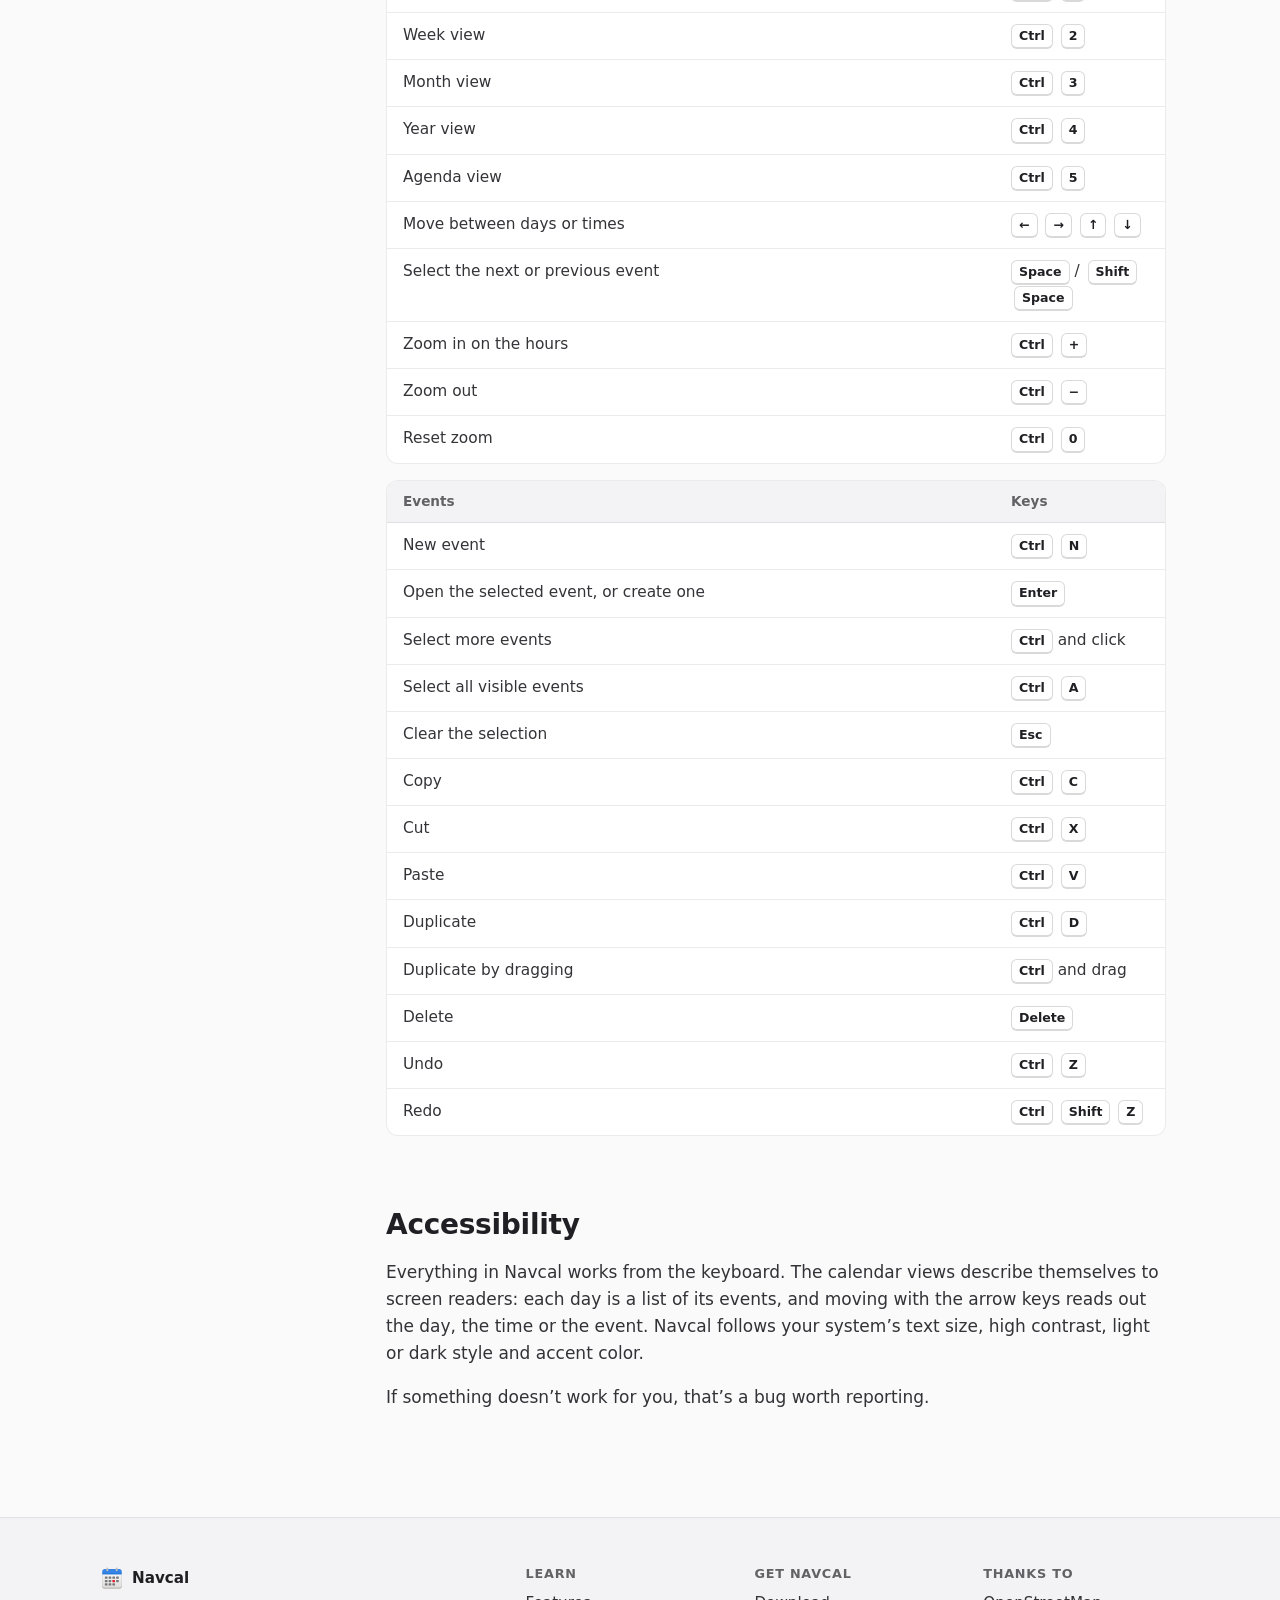
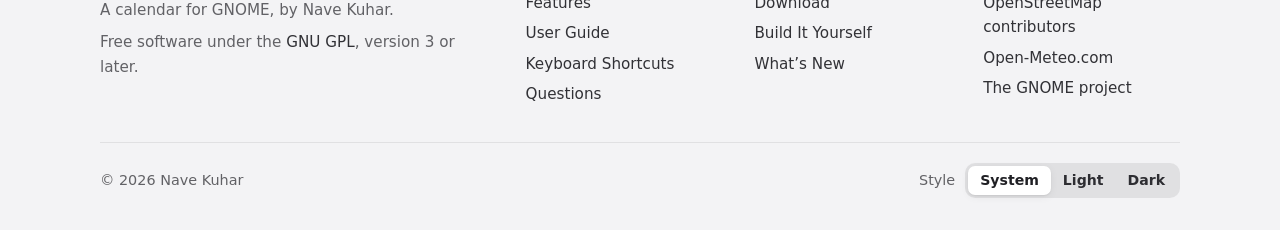
<file: docs/guide.html>
<!doctype html>
<html lang="en">
<head>
  <meta charset="utf-8">
  <meta name="viewport" content="width=device-width, initial-scale=1, viewport-fit=cover">
  <title>User Guide — Navcal</title>
  <meta name="description" content="How to use Navcal: views, quick add, repeating events, reminders, places and weather, tasks, printing, the bottom bar and every keyboard shortcut.">
  <meta name="color-scheme" content="light dark">
  <meta name="theme-color" content="#fafafb" media="(prefers-color-scheme: light)">
  <meta name="theme-color" content="#222226" media="(prefers-color-scheme: dark)">
  <meta property="og:title" content="Navcal User Guide">
  <meta property="og:description" content="Everything Navcal can do, and how to do it.">
  <link rel="icon" href="icon.svg" type="image/svg+xml">
  <link rel="stylesheet" href="style.css">
  <script>
    // Before anything is drawn: the style picked on this site, and a flag for the scripted parts.
    (() => {
      const root = document.documentElement;
      root.classList.add("js");
      let theme = null;
      try { theme = localStorage.getItem("theme"); } catch {}
      if (theme === "light" || theme === "dark") root.dataset.theme = theme;
      root.dataset.shownTheme = root.dataset.theme || (matchMedia("(prefers-color-scheme: dark)").matches ? "dark" : "light");
    })();
  </script>
  <script src="site.js" defer></script>
</head>
<body>
  <a class="skip" href="#main">Skip to content</a>
  <svg class="sprite" aria-hidden="true">
    <!-- icons, used as <svg><use href="#name"/></svg> -->
    <symbol id="sun" viewBox="0 0 24 24" fill="none" stroke="currentColor" stroke-width="2" stroke-linecap="round">
      <circle cx="12" cy="12" r="4"/>
      <path d="M12 2v2M12 20v2M4.9 4.9l1.4 1.4M17.7 17.7l1.4 1.4M2 12h2M20 12h2M4.9 19.1l1.4-1.4M17.7 6.3l1.4-1.4"/>
    </symbol>
    <symbol id="moon" viewBox="0 0 24 24" fill="none" stroke="currentColor" stroke-width="2" stroke-linejoin="round">
      <path d="M20.5 14.2A8.5 8.5 0 1 1 9.8 3.5a7 7 0 0 0 10.7 10.7z"/>
    </symbol>
    <symbol id="menu" viewBox="0 0 24 24" fill="none" stroke="currentColor" stroke-width="2" stroke-linecap="round">
      <path d="M4 6h16M4 12h16M4 18h16"/>
    </symbol>
    <symbol id="close" viewBox="0 0 24 24" fill="none" stroke="currentColor" stroke-width="2" stroke-linecap="round">
      <path d="M6 6l12 12M18 6L6 18"/>
    </symbol>
    <symbol id="copy" viewBox="0 0 24 24" fill="none" stroke="currentColor" stroke-width="2" stroke-linejoin="round">
      <rect x="8" y="8" width="12" height="12" rx="2"/>
      <path d="M16 8V6a2 2 0 0 0-2-2H6a2 2 0 0 0-2 2v8a2 2 0 0 0 2 2h2"/>
    </symbol>
    <symbol id="check" viewBox="0 0 24 24" fill="none" stroke="currentColor" stroke-width="2.4" stroke-linecap="round" stroke-linejoin="round">
      <path d="M5 12.5l4.5 4.5L19 7.5"/>
    </symbol>
    <symbol id="clock" viewBox="0 0 24 24" fill="none" stroke="currentColor" stroke-width="2" stroke-linecap="round">
      <circle cx="12" cy="12" r="9"/>
      <path d="M12 7v5l3 2"/>
    </symbol>
    <symbol id="pin" viewBox="0 0 24 24" fill="none" stroke="currentColor" stroke-width="2" stroke-linejoin="round">
      <path d="M12 21s-7-6.1-7-11.5a7 7 0 0 1 14 0C19 14.9 12 21 12 21z"/>
      <circle cx="12" cy="9.5" r="2.5"/>
    </symbol>
    <symbol id="repeat" viewBox="0 0 24 24" fill="none" stroke="currentColor" stroke-width="2" stroke-linecap="round" stroke-linejoin="round">
      <path d="M17 2l3 3-3 3"/>
      <path d="M4 11V9a4 4 0 0 1 4-4h12"/>
      <path d="M7 22l-3-3 3-3"/>
      <path d="M20 13v2a4 4 0 0 1-4 4H4"/>
    </symbol>
    <symbol id="download" viewBox="0 0 24 24" fill="none" stroke="currentColor" stroke-width="2" stroke-linecap="round" stroke-linejoin="round">
      <path d="M12 4v11M7 10l5 5 5-5M5 20h14"/>
    </symbol>
    <symbol id="book" viewBox="0 0 24 24" fill="none" stroke="currentColor" stroke-width="2" stroke-linejoin="round">
      <path d="M4 5.5A1.5 1.5 0 0 1 5.5 4H11v16H5.5A1.5 1.5 0 0 1 4 18.5z"/>
      <path d="M20 5.5A1.5 1.5 0 0 0 18.5 4H13v16h5.5a1.5 1.5 0 0 0 1.5-1.5z"/>
    </symbol>
    <symbol id="code" viewBox="0 0 24 24" fill="none" stroke="currentColor" stroke-width="2" stroke-linecap="round" stroke-linejoin="round">
      <path d="M8 7l-5 5 5 5M16 7l5 5-5 5"/>
    </symbol>
    <symbol id="arrow" viewBox="0 0 24 24" fill="none" stroke="currentColor" stroke-width="2" stroke-linecap="round" stroke-linejoin="round">
      <path d="M5 12h14M13 6l6 6-6 6"/>
    </symbol>
    <symbol id="chevron" viewBox="0 0 24 24" fill="none" stroke="currentColor" stroke-width="2" stroke-linecap="round" stroke-linejoin="round">
      <path d="M6 9l6 6 6-6"/>
    </symbol>
    <symbol id="info" viewBox="0 0 24 24" fill="none" stroke="currentColor" stroke-width="2" stroke-linecap="round">
      <circle cx="12" cy="12" r="9"/>
      <path d="M12 11v6M12 7.5v.5"/>
    </symbol>
    <symbol id="warning" viewBox="0 0 24 24" fill="none" stroke="currentColor" stroke-width="2" stroke-linecap="round" stroke-linejoin="round">
      <path d="M10.3 4.2L2.6 18a2 2 0 0 0 1.7 3h15.4a2 2 0 0 0 1.7-3L13.7 4.2a2 2 0 0 0-3.4 0z"/>
      <path d="M12 10v4M12 17.5v.5"/>
    </symbol>
    <symbol id="search" viewBox="0 0 24 24" fill="none" stroke="currentColor" stroke-width="2" stroke-linecap="round">
      <circle cx="10.5" cy="10.5" r="6.5"/>
      <path d="M15.5 15.5L20 20"/>
    </symbol>
  </svg>

  <header class="topbar">
    <nav class="wrap nav" aria-label="Main">
      <a class="brand" href="./"><img src="icon.svg" alt="" width="28" height="28"> Navcal</a>
      <ul class="nav-links" id="nav-links">
        <li><a href="./#features">Features</a></li>
        <li><a href="guide.html" aria-current="page">Guide</a></li>
        <li><a href="download.html">Download</a></li>
        <li hidden data-repo-only><a data-repo-link href="#">Source Code</a></li>
      </ul>
      <button class="icon-button theme-toggle" type="button" aria-label="Use dark style" title="Use dark style">
        <svg class="icon sun" aria-hidden="true"><use href="#sun"/></svg>
        <svg class="icon moon" aria-hidden="true"><use href="#moon"/></svg>
      </button>
      <button class="icon-button menu-toggle" type="button" aria-expanded="false" aria-controls="nav-links" aria-label="Menu" hidden>
        <svg class="icon" aria-hidden="true"><use href="#menu"/></svg>
      </button>
    </nav>
  </header>

  <main id="main">
    <header class="page-head">
      <div class="wrap">
        <span class="eyebrow">User Guide</span>
        <h1>Using Navcal</h1>
        <p>Everything Navcal can do, and how to do it — from your first event to the last keyboard shortcut.</p>
      </div>
    </header>

    <div class="wrap doc">
      <details class="toc" open>
        <summary>On this page <svg class="icon" aria-hidden="true"><use href="#chevron"/></svg></summary>
        <nav aria-label="On this page">
          <span class="toc-title">On this page</span>
          <ol>
            <li><a href="#getting-started">Getting Started</a></li>
            <li><a href="#views">Views</a></li>
            <li><a href="#new-events">New Events</a></li>
            <li><a href="#changing-events">Changing Events</a></li>
            <li><a href="#repeating">Repeating Events</a></li>
            <li><a href="#reminders">Reminders</a></li>
            <li><a href="#places">Places and Weather</a></li>
            <li><a href="#tasks">Tasks</a></li>
            <li><a href="#time-zones">World Clocks and Time Zones</a></li>
            <li><a href="#search">Search</a></li>
            <li><a href="#bottom-bar">Bottom Bar</a></li>
            <li><a href="#printing">Printing</a></li>
            <li><a href="#calendars">Managing Calendars</a></li>
            <li><a href="#preferences">Preferences</a></li>
            <li><a href="#shortcuts">Keyboard Shortcuts</a></li>
            <li><a href="#accessibility">Accessibility</a></li>
          </ol>
        </nav>
      </details>

      <article class="doc-body">
        <section id="getting-started">
          <h2>Getting Started</h2>
          <p>Navcal shows the calendars GNOME already knows about. If you use Google, Microsoft 365, Nextcloud or iCloud, add the account in <b>Settings → Online Accounts</b> (Navcal has a button for it in <b>Preferences → Calendars</b>) and its calendars appear on their own. Without an account, you can start right away with the calendar on your computer.</p>
          <p>The window has three parts:</p>
          <ul>
            <li><b>The header bar</b>, with the sidebar button, <b>+</b> for a new event, the arrows to go back and forward, the button for today, the views, search, and the main menu.</li>
            <li><b>The sidebar</b>, with a small month calendar (days with events have a dot), <b>Upcoming</b> events for the next two weeks, your <b>Tasks</b> and <b>World Clocks</b>. Long lists show five items and a <b>Show More</b> button. In a narrow window the sidebar slides over the calendar instead of sitting beside it.</li>
            <li><b>The bottom bar</b>, with a button per calendar to show or hide it, the next event and the weather now. You choose what it holds — see <a href="#bottom-bar">Bottom Bar</a>.</li>
          </ul>
          <div class="callout">
            <svg class="icon" aria-hidden="true"><use href="#info"/></svg>
            <p>Right-click anything, or long-press on a touch screen, for a menu of what you can do with it.</p>
          </div>
        </section>

        <section id="views">
          <h2>Views</h2>
          <p>Switch views from the header bar, or with <kbd>Ctrl</kbd> <kbd>1</kbd> to <kbd>5</kbd>:</p>
          <ul>
            <li><b>Day</b> and <b>Week</b> show the hours, with all-day events in a row at the top. The week can show 7, 4 or 3 days, and can leave out weekends.</li>
            <li><b>Month</b> shows the whole month; events spanning several days stretch across them.</li>
            <li><b>Year</b> shows twelve months, with a dot in each event’s color under the busy days. Double-click a day to open it.</li>
            <li><b>Agenda</b> lists the coming days’ events and the tasks due each day.</li>
          </ul>
          <figure>
            <picture>
              <source srcset="images/day-dark.webp" media="(prefers-color-scheme: dark)">
              <img src="images/day-light.webp" width="1280" height="800" loading="lazy"
                   alt="The day view for Monday: a standup, a design review, and lunch at Café Luna with fifteen minutes of travel time shaded before it.">
            </picture>
            <figcaption>The day view, with the sidebar open.</figcaption>
          </figure>
          <h3 id="moving-around">Moving around</h3>
          <ul>
            <li><kbd>Alt</kbd> <kbd>←</kbd> and <kbd>Alt</kbd> <kbd>→</kbd> go to the previous or next day, week, month or year. <kbd>Ctrl</kbd> <kbd>T</kbd> goes back to today, and <kbd>Ctrl</kbd> <kbd>G</kbd> to any date.</li>
            <li>Click a day in the sidebar’s month calendar to go there.</li>
            <li>In the day and week views, zoom the hours in and out by pinching, by scrolling with <kbd>Ctrl</kbd> held, or with <kbd>Ctrl</kbd> <kbd>+</kbd> and <kbd>Ctrl</kbd> <kbd>−</kbd>. <kbd>Ctrl</kbd> <kbd>0</kbd> resets the zoom.</li>
          </ul>
        </section>

        <section id="new-events">
          <h2>New Events</h2>
          <p>Press <kbd>Ctrl</kbd> <kbd>N</kbd> or the <b>+</b> button and type the event the way you’d say it. The line under the text shows what Navcal understood; press <kbd>Enter</kbd> to add it, or <b>Edit Details…</b> to open the full editor first.</p>
          <div class="table-wrap">
            <table>
              <thead><tr><th scope="col">You type</th><th scope="col">You get</th></tr></thead>
              <tbody>
                <tr><td>Lunch with Sam tomorrow 1pm at Café Luna</td><td>Tomorrow, 1:00–2:00 PM, at Café Luna</td></tr>
                <tr><td>Dentist sep 30 8:30am for 45 min</td><td>September 30, 8:30–9:15 AM</td></tr>
                <tr><td>Workshop 14:00-16:30 tomorrow at Main Office</td><td>Tomorrow, 2:00–4:30 PM, at Main Office</td></tr>
                <tr><td>Night shift friday 10pm-6am</td><td>This Friday at 10 PM until 6 AM on Saturday</td></tr>
                <tr><td>Book club next friday 7:30pm</td><td>The Friday of next week, 7:30–8:30 PM</td></tr>
                <tr><td>Call Mom in 3 days evening</td><td>Three days from now, 6:00–7:00 PM</td></tr>
                <tr><td>Conference oct 12 all day</td><td>October 12, all day</td></tr>
                <tr><td>Standup every weekday 9am for 15 min</td><td>9:00–9:15 AM, Monday to Friday</td></tr>
                <tr><td>Yoga every monday and thursday 6pm</td><td>6:00–7:00 PM every Monday and Thursday</td></tr>
                <tr><td>Team retro every other week friday 3pm</td><td>3:00–4:00 PM on Fridays, every two weeks</td></tr>
                <tr><td>Mia’s birthday dec 3 every year</td><td>December 3, all day, every year</td></tr>
              </tbody>
            </table>
          </div>
          <p>Quick add understands English phrasing:</p>
          <ul>
            <li><b>Dates:</b> today, tomorrow, a weekday (“friday” is the coming one, “next friday” the one after), sep 30, 30 september, 9/30, in 3 days.</li>
            <li><b>Times:</b> 1pm, 13:00, noon, midnight, 1-2pm, from 9 to 11am, and morning, afternoon, evening or tonight.</li>
            <li><b>Lengths:</b> for 2 hours, for 45 min, all day. Without one, events last an hour (or the length set in Preferences).</li>
            <li><b>Repeats:</b> every day, every weekday, every monday and thursday, weekly, monthly, yearly, every other week.</li>
            <li><b>Places:</b> “@ Room 4”, or “at” followed by a name that starts with a capital letter.</li>
          </ul>
          <p>You can also double-click a day or a time, or drag across the hours in the day and week views, to make an event right there.</p>
          <h3 id="editor">The event editor</h3>
          <p>Double-click an event, or select it and press <kbd>Enter</kbd>, to open the editor. Besides the title, time and calendar, it has:</p>
          <ul>
            <li><b>Location</b>, with address suggestions as you type, a button to show it on a map, the forecast there and opening hours — see <a href="#places">Places and Weather</a>.</li>
            <li><b>Repeat</b> rules — see <a href="#repeating">Repeating Events</a>.</li>
            <li><b>Reminders</b>, as many as you like.</li>
            <li><b>Travel time</b>: pick a length, or <b>Custom…</b> for any number of minutes.</li>
            <li><b>Time zone</b>, when the event happens somewhere else. The editor shows the time there and your own time.</li>
            <li><b>Links and files</b> attached to the event, and notes.</li>
            <li>A warning when the event overlaps another one.</li>
          </ul>
        </section>

        <section id="changing-events">
          <h2>Changing Events</h2>
          <div class="table-wrap">
            <table>
              <thead><tr><th scope="col">To</th><th scope="col">Do this</th></tr></thead>
              <tbody>
                <tr><td>Move</td><td>Drag the event to another time or day, in any view.</td></tr>
                <tr><td>Change the length</td><td>Drag the bottom edge of the event in the day or week view.</td></tr>
                <tr><td>Make all-day, or give it a time</td><td>Drag it between the all-day row and the hours.</td></tr>
                <tr><td>Duplicate</td><td>Hold <kbd>Ctrl</kbd> while dragging, or press <kbd>Ctrl</kbd> <kbd>D</kbd>.</td></tr>
                <tr><td>Select several</td><td><kbd>Ctrl</kbd> or <kbd>Shift</kbd> and click. <kbd>Ctrl</kbd> <kbd>A</kbd> selects all you can see; <kbd>Esc</kbd> clears.</td></tr>
                <tr><td>Copy, cut and paste</td><td><kbd>Ctrl</kbd> <kbd>C</kbd> or <kbd>Ctrl</kbd> <kbd>X</kbd>, click a day or a time, then <kbd>Ctrl</kbd> <kbd>V</kbd>. Several events keep their spacing.</td></tr>
                <tr><td>Delete</td><td><kbd>Delete</kbd>. A message offers <b>Undo</b>.</td></tr>
                <tr><td>Undo and redo</td><td><kbd>Ctrl</kbd> <kbd>Z</kbd> and <kbd>Ctrl</kbd> <kbd>Shift</kbd> <kbd>Z</kbd>: your last 50 changes, even after restarting.</td></tr>
              </tbody>
            </table>
          </div>
          <figure>
            <picture>
              <source srcset="images/copydrag-dark.webp" media="(prefers-color-scheme: dark)">
              <img src="images/copydrag-light.webp" width="800" height="360" loading="lazy"
                   alt="Copying the design review to Tuesday with Ctrl held: the original stays on Monday, a faded copy follows the pointer and a dashed outline shows where it will land.">
            </picture>
            <figcaption>Duplicating with <kbd>Ctrl</kbd> held: a faded copy follows the pointer, and the outline shows where it will land.</figcaption>
          </figure>
          <p>While dragging, press or let go of <kbd>Ctrl</kbd> to switch between moving and copying.</p>
        </section>

        <section id="repeating">
          <h2>Repeating Events</h2>
          <p>In the editor, <b>Repeat</b> can be:</p>
          <ul>
            <li>every so many days, weeks, months or years;</li>
            <li>on chosen weekdays, like Monday, Wednesday and Friday;</li>
            <li>monthly on a day number, on “the second Tuesday”, or on “the last Friday”;</li>
            <li>forever, until a date, or a number of times.</li>
          </ul>
          <p>When you change or delete one occurrence, Navcal asks whether it’s for <b>only this event</b>, <b>this and the following</b>, or <b>all</b> of them. Rules made in other apps that the editor can’t show are kept as they are.</p>
        </section>

        <section id="reminders">
          <h2>Reminders</h2>
          <p>Reminders are desktop notifications with a <b>Snooze 5 Minutes</b> button. They include reminders set in other apps, such as a calendar on your phone. Reminders that came due while Navcal wasn’t running are shown as missed the next time it starts, up to two days back.</p>
          <p>With <b>travel time</b> set, the time before the event is shaded in the day and week views, and a “Time to Leave” notification tells you when to go. It’s saved the same way Apple Calendar saves it, so it also shows on iPhones and Macs.</p>
          <h3 id="background">Running in the background</h3>
          <p>Closing the window (<kbd>Ctrl</kbd> <kbd>W</kbd>) keeps Navcal running, hidden, so reminders still arrive; opening it again brings the window back. <kbd>Ctrl</kbd> <kbd>Q</kbd> quits. In Preferences:</p>
          <ul>
            <li><b>Run in background</b>: turn off to make closing the window quit Navcal.</li>
            <li><b>Start at login</b>: starts Navcal hidden when you log in, so reminders come from the start.</li>
          </ul>
          <p>If GNOME’s own reminder service is running, Navcal leaves reminders to it, so you don’t get each one twice.</p>
        </section>

        <section id="places">
          <h2>Places and Weather</h2>
          <p>Set your place in <b>Preferences → Weather and Places</b>. The forecast for about the next two weeks then shows under each date in the day, week and month views, with the day’s high and low, in °C or °F as you prefer.</p>
          <p>Events with a location get the forecast for when they start. When the location is a business — a café, a shop, a museum, a pharmacy — the editor says what it found and whether it’s open then. If it’s closed, or closes before the event ends, a warning sign shows on the event.</p>
          <figure>
            <picture>
              <source srcset="images/editor-dark.webp" media="(prefers-color-scheme: dark)">
              <img src="images/editor-light.webp" width="620" height="690" loading="lazy"
                   alt="Editing an event at the Art Gallery of Ontario: the evening’s forecast, and a warning that the gallery closes at 9 PM, before the event ends, with its opening hours.">
            </picture>
            <figcaption>The gallery closes at 9 PM, before the event ends: Navcal says so in the editor and on the event.</figcaption>
          </figure>
          <ul>
            <li>Pick a place from the suggestions while typing to be sure it’s the right one. It’s then saved with the event, so the next lookup doesn’t have to guess.</li>
            <li>A location typed by hand is matched to the nearest place with that name — near your weather place, or else your time zone’s city.</li>
            <li>Locations such as “Office”, “Zoom” or “Online”, web links and phone numbers are never looked up.</li>
            <li>Opening hours come from OpenStreetMap, and not every place lists them yet.</li>
          </ul>
          <div class="callout">
            <svg class="icon" aria-hidden="true"><use href="#info"/></svg>
            <p>These lookups need the internet: suggestions and opening hours come from OpenStreetMap, forecasts from Open-Meteo, and the locations you type are sent to them. Turn off <b>Look up places and weather online</b> to keep everything on your computer.</p>
          </div>
        </section>

        <section id="tasks">
          <h2>Tasks</h2>
          <p>The sidebar lists your tasks with a check box each, from the same task lists GNOME’s task apps and Nextcloud or Google Tasks use. Type in <b>New task</b> to add one — it understands due dates too, like “Buy milk tomorrow” or “Call Sam 5pm”. Click a task to change its due date, list or notes. Tasks due on a day also show in the Agenda view, next to that day’s events.</p>
        </section>

        <section id="time-zones">
          <h2>World Clocks and Time Zones</h2>
          <p>Add cities under <b>World Clocks</b> in the sidebar to see their time and how far ahead or behind they are. In Preferences, you can also show a <b>second time zone</b> next to the hours in the day and week views.</p>
          <p>Each event can have its own time zone. It shows at the right time wherever you are, daylight saving included.</p>
        </section>

        <section id="search">
          <h2>Search</h2>
          <p>Press <kbd>Ctrl</kbd> <kbd>F</kbd>, or just start typing, to find events by title, location or notes. Upcoming events come first, then past ones. Click a result to go to it.</p>
          <figure>
            <picture>
              <source srcset="images/search-dark.webp" media="(prefers-color-scheme: dark)">
              <img src="images/search-light.webp" width="980" height="250" loading="lazy"
                   alt="Searching for “lunch”: two results, Lunch with Sam at Café Luna and a team lunch, each with its date, time and calendar.">
            </picture>
            <figcaption>Each result shows when, where and in which calendar.</figcaption>
          </figure>
          <p>Your events also show up when you search in GNOME’s Activities overview. With the Flatpak this works right away.</p>
        </section>

        <section id="bottom-bar">
          <h2>Bottom Bar</h2>
          <p>The bar at the bottom of the window works like a dock. In <b>Preferences → Bottom Bar</b>, or with <b>Customize Bottom Bar…</b> in its menu, choose what it shows and in what order:</p>
          <ul>
            <li>a button per calendar to show or hide it;</li>
            <li>the next event, how many tasks are due today, the weather now and your world clocks;</li>
            <li>New Event, Today, Search, Go to Date and Print buttons.</li>
          </ul>
          <figure>
            <picture>
              <source srcset="images/prefs-dark.webp" media="(prefers-color-scheme: dark)">
              <img src="images/prefs-light.webp" width="656" height="754" loading="lazy"
                   alt="The Bottom Bar page in Preferences: a switch to show the bar, and each item with arrows to move it and a switch to turn it on.">
            </picture>
            <figcaption>Move items with the arrows; switch them on or off.</figcaption>
          </figure>
          <p>When the bar is full, it scrolls sideways.</p>
        </section>

        <section id="printing">
          <h2>Printing</h2>
          <p><kbd>Ctrl</kbd> <kbd>P</kbd> opens a preview of the page as it will print. Choose:</p>
          <ul>
            <li>what to show: a calendar, an agenda, or both;</li>
            <li>where the calendar goes next to the agenda: left, right, above or below;</li>
            <li>the period: a day, a week or a month (it starts with the view you’re in);</li>
            <li>portrait or landscape, check boxes to tick off in the agenda, and event colors.</li>
          </ul>
          <figure>
            <picture>
              <source srcset="images/print-dark.webp" media="(prefers-color-scheme: dark)">
              <img src="images/print-light.webp" width="720" height="720" loading="lazy"
                   alt="The print dialog: a preview of a week planner next to a checklist of the week’s events, and the layout options below.">
            </picture>
            <figcaption>A week planner beside a checklist of the week.</figcaption>
          </figure>
          <p>The calendar is a timeline for a day, a planner for a week and a grid for a month. A long agenda carries on over more pages. <b>Print…</b> opens the system’s print dialog, where you can also save a PDF; <b>Save as Image…</b> saves a PNG, as tall as it needs to be.</p>
        </section>

        <section id="calendars">
          <h2>Managing Calendars</h2>
          <p><b>Preferences → Calendars</b> (<kbd>Ctrl</kbd> <kbd>,</kbd>) lists every calendar by account. There you can:</p>
          <ul>
            <li>change a calendar’s color, and show or hide it — this also applies to GNOME Calendar and the top bar;</li>
            <li>create a calendar on this computer, or remove one;</li>
            <li>subscribe to a calendar link (webcal or https .ics);</li>
            <li><b>Add Public Holidays…</b> for your country, with no account needed;</li>
            <li>open Online Accounts to add Google, Microsoft 365, Nextcloud or iCloud.</li>
          </ul>
          <p>Events take their calendar’s color, unless you pick one for an event. Birthdays from your contacts, holidays and subscriptions are read-only.</p>
          <h3 id="import-export">Import, export and backups</h3>
          <p><b>Import Events…</b> and <b>Export Events…</b> read and write standard .ics files, which other calendar apps understand. Exporting “All calendars” is a full backup, and importing it brings everything back. Importing takes seconds even for thousands of events, and importing the same file again updates the events it added the first time instead of adding them twice.</p>
        </section>

        <section id="preferences">
          <h2>Preferences</h2>
          <p>Preferences (<kbd>Ctrl</kbd> <kbd>,</kbd>) apply right away:</p>
          <div class="table-wrap">
            <table>
              <thead><tr><th scope="col">Section</th><th scope="col">Settings</th></tr></thead>
              <tbody>
                <tr><td>New Events</td><td>Default reminder and default length.</td></tr>
                <tr><td>Calendar View</td><td>First day of the week; 7, 4 or 3 days in the week view; hiding weekends; week numbers; a second time zone.</td></tr>
                <tr><td>Weather and Places</td><td>Looking things up online, showing the weather, your place, and °C or °F.</td></tr>
                <tr><td>Working Hours</td><td>Shade the time outside them in the day and week views, with their start and end.</td></tr>
                <tr><td>Background</td><td>Run in background and start at login.</td></tr>
                <tr><td>Bottom Bar</td><td>Showing the bar, and what’s in it.</td></tr>
                <tr><td>Calendars</td><td>Everything under <a href="#calendars">Managing Calendars</a>.</td></tr>
              </tbody>
            </table>
          </div>
        </section>

        <section id="shortcuts">
          <h2>Keyboard Shortcuts</h2>
          <p>Press <kbd>Ctrl</kbd> <kbd>?</kbd> in Navcal to see these at any time.</p>
          <div class="filter">
            <svg class="icon" aria-hidden="true"><use href="#search"/></svg>
            <input class="entry" type="search" placeholder="Find a shortcut" aria-label="Find a shortcut" data-filter="shortcut-tables">
          </div>
          <div id="shortcut-tables">
            <div class="table-wrap shortcut-group">
              <table>
                <thead><tr><th scope="col">General</th><th scope="col">Keys</th></tr></thead>
                <tbody>
                  <tr><td>Show keyboard shortcuts</td><td><kbd>Ctrl</kbd> <kbd>?</kbd></td></tr>
                  <tr><td>Preferences</td><td><kbd>Ctrl</kbd> <kbd>,</kbd></td></tr>
                  <tr><td>Open main menu</td><td><kbd>F10</kbd></td></tr>
                  <tr><td>Search</td><td><kbd>Ctrl</kbd> <kbd>F</kbd></td></tr>
                  <tr><td>Print</td><td><kbd>Ctrl</kbd> <kbd>P</kbd></td></tr>
                  <tr><td>Close window</td><td><kbd>Ctrl</kbd> <kbd>W</kbd></td></tr>
                  <tr><td>Quit</td><td><kbd>Ctrl</kbd> <kbd>Q</kbd></td></tr>
                </tbody>
              </table>
            </div>
            <div class="table-wrap shortcut-group">
              <table>
                <thead><tr><th scope="col">Navigation</th><th scope="col">Keys</th></tr></thead>
                <tbody>
                  <tr><td>Go to today</td><td><kbd>Ctrl</kbd> <kbd>T</kbd></td></tr>
                  <tr><td>Go to date</td><td><kbd>Ctrl</kbd> <kbd>G</kbd></td></tr>
                  <tr><td>Previous period</td><td><kbd>Alt</kbd> <kbd>←</kbd></td></tr>
                  <tr><td>Next period</td><td><kbd>Alt</kbd> <kbd>→</kbd></td></tr>
                  <tr><td>Day view</td><td><kbd>Ctrl</kbd> <kbd>1</kbd></td></tr>
                  <tr><td>Week view</td><td><kbd>Ctrl</kbd> <kbd>2</kbd></td></tr>
                  <tr><td>Month view</td><td><kbd>Ctrl</kbd> <kbd>3</kbd></td></tr>
                  <tr><td>Year view</td><td><kbd>Ctrl</kbd> <kbd>4</kbd></td></tr>
                  <tr><td>Agenda view</td><td><kbd>Ctrl</kbd> <kbd>5</kbd></td></tr>
                  <tr><td>Move between days or times</td><td><kbd>←</kbd> <kbd>→</kbd> <kbd>↑</kbd> <kbd>↓</kbd></td></tr>
                  <tr><td>Select the next or previous event</td><td><kbd>Space</kbd> / <kbd>Shift</kbd> <kbd>Space</kbd></td></tr>
                  <tr><td>Zoom in on the hours</td><td><kbd>Ctrl</kbd> <kbd>+</kbd></td></tr>
                  <tr><td>Zoom out</td><td><kbd>Ctrl</kbd> <kbd>−</kbd></td></tr>
                  <tr><td>Reset zoom</td><td><kbd>Ctrl</kbd> <kbd>0</kbd></td></tr>
                </tbody>
              </table>
            </div>
            <div class="table-wrap shortcut-group">
              <table>
                <thead><tr><th scope="col">Events</th><th scope="col">Keys</th></tr></thead>
                <tbody>
                  <tr><td>New event</td><td><kbd>Ctrl</kbd> <kbd>N</kbd></td></tr>
                  <tr><td>Open the selected event, or create one</td><td><kbd>Enter</kbd></td></tr>
                  <tr><td>Select more events</td><td><kbd>Ctrl</kbd> and click</td></tr>
                  <tr><td>Select all visible events</td><td><kbd>Ctrl</kbd> <kbd>A</kbd></td></tr>
                  <tr><td>Clear the selection</td><td><kbd>Esc</kbd></td></tr>
                  <tr><td>Copy</td><td><kbd>Ctrl</kbd> <kbd>C</kbd></td></tr>
                  <tr><td>Cut</td><td><kbd>Ctrl</kbd> <kbd>X</kbd></td></tr>
                  <tr><td>Paste</td><td><kbd>Ctrl</kbd> <kbd>V</kbd></td></tr>
                  <tr><td>Duplicate</td><td><kbd>Ctrl</kbd> <kbd>D</kbd></td></tr>
                  <tr><td>Duplicate by dragging</td><td><kbd>Ctrl</kbd> and drag</td></tr>
                  <tr><td>Delete</td><td><kbd>Delete</kbd></td></tr>
                  <tr><td>Undo</td><td><kbd>Ctrl</kbd> <kbd>Z</kbd></td></tr>
                  <tr><td>Redo</td><td><kbd>Ctrl</kbd> <kbd>Shift</kbd> <kbd>Z</kbd></td></tr>
                </tbody>
              </table>
            </div>
            <p class="no-match" hidden>No shortcut matches that.</p>
          </div>
        </section>

        <section id="accessibility">
          <h2>Accessibility</h2>
          <p>Everything in Navcal works from the keyboard. The calendar views describe themselves to screen readers: each day is a list of its events, and moving with the arrow keys reads out the day, the time or the event. Navcal follows your system’s text size, high contrast, light or dark style and accent color.</p>
          <p>If something doesn’t work for you, that’s a bug worth reporting<span hidden data-repo-only> on the <a data-repo-link data-repo-path="/issues" href="#">issue tracker</a></span>.</p>
        </section>
      </article>
    </div>
  </main>

  <footer class="footer">
    <div class="wrap">
      <div class="footer-grid">
        <div>
          <p class="byline"><img src="icon.svg" alt="" width="24" height="24"> Navcal</p>
          <p>A calendar for GNOME, by Nave Kuhar.</p>
          <p>Free software under the <a href="https://www.gnu.org/licenses/gpl-3.0.html">GNU GPL</a>, version 3 or later.</p>
        </div>
        <nav aria-labelledby="f-learn">
          <h2 id="f-learn">Learn</h2>
          <ul>
            <li><a href="./#features">Features</a></li>
            <li><a href="guide.html">User Guide</a></li>
            <li><a href="guide.html#shortcuts">Keyboard Shortcuts</a></li>
            <li><a href="./#faq">Questions</a></li>
          </ul>
        </nav>
        <nav aria-labelledby="f-get">
          <h2 id="f-get">Get Navcal</h2>
          <ul>
            <li><a href="download.html">Download</a></li>
            <li><a href="download.html#build">Build It Yourself</a></li>
            <li><a href="download.html#release-notes">What’s New</a></li>
            <li hidden data-repo-only><a data-repo-link href="#">Source Code</a></li>
          </ul>
        </nav>
        <div>
          <h2>Thanks to</h2>
          <ul>
            <li><a href="https://www.openstreetmap.org/copyright">OpenStreetMap contributors</a></li>
            <li><a href="https://open-meteo.com">Open-Meteo.com</a></li>
            <li><a href="https://www.gnome.org">The GNOME project</a></li>
          </ul>
        </div>
      </div>
      <div class="footer-bottom">
        <p>© 2026 Nave Kuhar</p>
        <div class="appearance" role="radiogroup" aria-labelledby="style-label">
          <span id="style-label">Style</span>
          <span class="segmented">
            <label><input type="radio" name="theme" value="system" checked> System</label>
            <label><input type="radio" name="theme" value="light"> Light</label>
            <label><input type="radio" name="theme" value="dark"> Dark</label>
          </span>
        </div>
      </div>
    </div>
  </footer>
</body>
</html>
</file>
<file: docs/style.css>
/* Navcal's website. Colors follow GNOME's Adwaita palette, light and dark.
   The dark colors apply when the visitor's system is dark, unless they picked light on the site
   (data-theme="light"), or when they picked dark (data-theme="dark"). */

:root {
  --bg: #fafafb;
  --card: #ffffff;
  --sunken: #f3f3f5;
  --fg: rgb(0 0 6 / 80%);
  --strong: rgb(0 0 6 / 88%);
  --muted: rgb(0 0 6 / 60%);
  --line: rgb(0 0 6 / 8%);
  --line-strong: rgb(0 0 6 / 15%);
  --code-bg: rgb(0 0 6 / 5%);
  --accent: #3584e4;
  --accent-fg: #ffffff;
  --accent-text: #1c71d8;
  --accent-soft: rgb(53 132 228 / 12%);
  --warning-text: #9c6e03;
  --warning-soft: rgb(229 165 10 / 14%);
  --button: rgb(0 0 6 / 8%);
  --button-hover: rgb(0 0 6 / 12%);
  --shadow: 0 1px 3px rgb(0 0 6 / 10%), 0 12px 32px rgb(0 0 6 / 12%);
  --shadow-sm: 0 1px 2px rgb(0 0 6 / 8%), 0 2px 8px rgb(0 0 6 / 6%);
  --topbar: rgb(250 250 251 / 85%);
  --glow: rgb(53 132 228 / 16%);
  --glow-2: rgb(145 65 172 / 10%);
  /* calendar colors, for the dots */
  --blue: #3584e4; --green: #2ec27e; --yellow: #e5a50a; --orange: #e66100;
  --red: #e01b24; --purple: #9141ac; --teal: #2190a4;
  --radius: 12px;
  --font: "Adwaita Sans", Cantarell, Inter, system-ui, -apple-system, "Segoe UI", sans-serif;
  --mono: "Adwaita Mono", "Source Code Pro", ui-monospace, "SF Mono", Menlo, Consolas, monospace;
  --topbar-h: 57px;
  color-scheme: light;
}

@media (prefers-color-scheme: dark) {
  :root:not([data-theme="light"]) {
    --bg: #222226;
    --card: #2e2e32;
    --sunken: #1d1d20;
    --fg: #ffffff;
    --strong: #ffffff;
    --muted: rgb(255 255 255 / 70%);
    --line: rgb(255 255 255 / 10%);
    --line-strong: rgb(255 255 255 / 18%);
    --code-bg: rgb(0 0 6 / 30%);
    --accent-text: #78aeed;
    --accent-soft: rgb(120 174 237 / 16%);
    --warning-text: #f8e45c;
    --warning-soft: rgb(229 165 10 / 18%);
    --button: rgb(255 255 255 / 10%);
    --button-hover: rgb(255 255 255 / 15%);
    --shadow: 0 1px 3px rgb(0 0 0 / 30%), 0 12px 32px rgb(0 0 0 / 35%);
    --shadow-sm: 0 1px 2px rgb(0 0 0 / 25%), 0 2px 8px rgb(0 0 0 / 20%);
    --topbar: rgb(34 34 38 / 85%);
    --glow: rgb(53 132 228 / 22%);
    --glow-2: rgb(145 65 172 / 16%);
    color-scheme: dark;
  }
}
:root[data-theme="dark"] {
  --bg: #222226;
  --card: #2e2e32;
  --sunken: #1d1d20;
  --fg: #ffffff;
  --strong: #ffffff;
  --muted: rgb(255 255 255 / 70%);
  --line: rgb(255 255 255 / 10%);
  --line-strong: rgb(255 255 255 / 18%);
  --code-bg: rgb(0 0 6 / 30%);
  --accent-text: #78aeed;
  --accent-soft: rgb(120 174 237 / 16%);
  --warning-text: #f8e45c;
  --warning-soft: rgb(229 165 10 / 18%);
  --button: rgb(255 255 255 / 10%);
  --button-hover: rgb(255 255 255 / 15%);
  --shadow: 0 1px 3px rgb(0 0 0 / 30%), 0 12px 32px rgb(0 0 0 / 35%);
  --shadow-sm: 0 1px 2px rgb(0 0 0 / 25%), 0 2px 8px rgb(0 0 0 / 20%);
  --topbar: rgb(34 34 38 / 85%);
  --glow: rgb(53 132 228 / 22%);
  --glow-2: rgb(145 65 172 / 16%);
  color-scheme: dark;
}

* { box-sizing: border-box; }

html { scroll-behavior: smooth; scroll-padding-top: calc(var(--topbar-h) + 16px); }
@media (prefers-reduced-motion: reduce) { html { scroll-behavior: auto; } }

body {
  margin: 0;
  background: var(--bg);
  color: var(--fg);
  font: 400 1.0625rem/1.6 var(--font);
  -webkit-font-smoothing: antialiased;
}

img { max-width: 100%; height: auto; }
a { color: var(--accent-text); text-underline-offset: 0.15em; }
:focus-visible { outline: 3px solid var(--accent); outline-offset: 2px; border-radius: 6px; }
[hidden] { display: none !important; }
.sprite { display: none; }
.sr-only { position: absolute; width: 1px; height: 1px; overflow: hidden; clip-path: inset(50%); white-space: nowrap; }
.icon { width: 1.15em; height: 1.15em; flex: none; vertical-align: -0.2em; }

.wrap { max-width: 1120px; margin: 0 auto; padding-inline: max(20px, env(safe-area-inset-left)) max(20px, env(safe-area-inset-right)); }
.narrow { max-width: 760px; }

.skip { position: absolute; left: -999px; top: 8px; background: var(--card); padding: 8px 12px; border-radius: 8px; z-index: 30; }
.skip:focus { left: 8px; }

h1 { font-size: clamp(2.5rem, 6vw, 3.5rem); line-height: 1.1; margin: 0; letter-spacing: -0.02em; color: var(--strong); }
h2 { font-size: clamp(1.6rem, 3.5vw, 2.1rem); line-height: 1.2; margin: 0 0 12px; letter-spacing: -0.01em; color: var(--strong); }
h3 { font-size: 1.05rem; margin: 0 0 4px; color: var(--strong); }

kbd {
  display: inline-block; min-width: 1.9em; padding: 1px 7px; text-align: center;
  font: 600 0.82em/1.6 var(--font); color: var(--strong); white-space: nowrap;
  background: var(--card); border: 1px solid var(--line-strong); border-bottom-width: 2px; border-radius: 6px;
}

/* -- buttons -- */
.button {
  display: inline-flex; align-items: center; justify-content: center; gap: 8px;
  padding: 10px 22px; border: 0; border-radius: 9999px; cursor: pointer;
  background: var(--button); color: var(--fg); font: 700 1rem/1.4 var(--font); text-decoration: none;
}
.button:hover { background: var(--button-hover); }
.button.primary { background: var(--accent); color: var(--accent-fg); }
.button.primary:hover { filter: brightness(1.08); }
.button.small { padding: 5px 14px; font-size: 0.92rem; }
.icon-button {
  display: inline-grid; place-items: center; width: 36px; height: 36px; padding: 0; border: 0;
  border-radius: 9999px; background: transparent; color: var(--fg); cursor: pointer;
}
.icon-button:hover { background: var(--button); }
.icon-button .icon { width: 20px; height: 20px; }

/* -- top bar -- */
.topbar {
  position: sticky; top: 0; z-index: 20;
  background: var(--topbar);
  backdrop-filter: saturate(180%) blur(12px);
  -webkit-backdrop-filter: saturate(180%) blur(12px);
  border-bottom: 1px solid var(--line);
  padding-top: env(safe-area-inset-top);
}
.nav { display: flex; align-items: center; gap: 8px; min-height: 56px; }
.brand { display: flex; align-items: center; gap: 10px; margin-right: auto; font-weight: 700; color: var(--strong); text-decoration: none; }
.nav-links { display: flex; gap: 4px; list-style: none; margin: 0; padding: 0; flex-wrap: wrap; }
.nav-links a { display: block; padding: 6px 12px; border-radius: 8px; color: var(--fg); text-decoration: none; font-weight: 600; font-size: 0.95rem; }
.nav-links a:hover { background: var(--button); }
.nav-links a[aria-current="page"] { background: var(--accent-soft); color: var(--accent-text); }
.menu-toggle { display: none; }
/* the icon of the style it switches to */
.theme-toggle .sun, :root[data-shown-theme="dark"] .theme-toggle .moon { display: none; }
:root[data-shown-theme="dark"] .theme-toggle .sun { display: block; }

@media (max-width: 720px) {
  .js .menu-toggle { display: inline-grid; }
  .js .nav-links {
    display: none; position: absolute; inset: 100% 0 auto; flex-direction: column; gap: 2px;
    padding: 8px max(12px, env(safe-area-inset-left)) 12px;
    background: var(--card); border-bottom: 1px solid var(--line); box-shadow: var(--shadow-sm);
  }
  .js .nav.open .nav-links { display: flex; }
  .js .nav-links a { padding: 10px 12px; font-size: 1rem; }
}

/* -- sections -- */
section { padding: 88px 0; }
.band { background: var(--card); border-block: 1px solid var(--line); }
.section-head { text-align: center; max-width: 680px; margin: 0 auto 40px; }
.section-head p { color: var(--muted); margin: 0; }
.eyebrow { display: block; margin-bottom: 8px; color: var(--accent-text); font-weight: 700; font-size: 0.85rem; letter-spacing: 0.06em; text-transform: uppercase; }

/* -- hero -- */
.hero {
  text-align: center; padding-top: 64px; padding-bottom: 72px;
  background:
    radial-gradient(50% 42% at 30% 12%, var(--glow), transparent 70%),
    radial-gradient(40% 36% at 72% 20%, var(--glow-2), transparent 70%);
}
.app-icon { display: block; margin: 0 auto 12px; filter: drop-shadow(0 6px 16px rgb(0 0 6 / 18%)); }
.tagline { font-size: clamp(1.3rem, 3vw, 1.6rem); font-weight: 700; margin: 12px 0 8px; color: var(--strong); }
.lead { color: var(--muted); margin: 0 auto; max-width: 640px; }
.actions { display: flex; gap: 12px; justify-content: center; flex-wrap: wrap; margin: 28px 0 0; }
.facts { display: flex; flex-wrap: wrap; justify-content: center; gap: 4px 18px; margin: 20px 0 48px; padding: 0; list-style: none; color: var(--muted); font-size: 0.92rem; }
.facts li { display: flex; align-items: center; gap: 6px; }
.facts .icon { color: var(--green); }
.badge {
  display: inline-flex; align-items: center; gap: 10px; margin-bottom: 28px; padding: 4px 14px 4px 4px;
  border: 1px solid var(--line); border-radius: 9999px; background: var(--card); box-shadow: var(--shadow-sm);
  color: var(--fg); text-decoration: none; font-size: 0.92rem;
}
.badge:hover { border-color: var(--line-strong); }
.badge b { padding: 1px 10px; border-radius: 9999px; background: var(--accent); color: var(--accent-fg); font-size: 0.85rem; }
.badge .icon { color: var(--muted); }

/* -- screenshots -- */
.shot img { display: block; border-radius: var(--radius); box-shadow: var(--shadow); }
.js .shot img { cursor: zoom-in; }
.hero-shot img { margin: 0 auto; }
.shot.phone img { width: 300px; }

/* -- views (tabs) -- */
.tablist {
  display: flex; flex-wrap: wrap; justify-content: center; gap: 4px; width: fit-content; max-width: 100%;
  margin: 0 auto 28px; padding: 4px; border-radius: 12px; background: var(--button);
}
.tablist button {
  padding: 7px 18px; border: 0; border-radius: 9px; background: transparent; cursor: pointer;
  color: var(--fg); font: 700 0.95rem/1.4 var(--font);
}
.tablist button:hover { background: var(--button); }
.tablist button[aria-selected="true"] { background: var(--card); box-shadow: var(--shadow-sm); color: var(--strong); }
html:not(.js) .tablist { display: none; }
.js .tabpanel:not(.active) { display: none; }
html:not(.js) .tabpanel + .tabpanel { margin-top: 48px; }
.tabpanel figure { margin: 0; }
.tabpanel figcaption { max-width: 640px; margin: 20px auto 0; text-align: center; color: var(--muted); }
.tabpanel figcaption b { color: var(--strong); }
.js .tabpanel.active { animation: fade 0.25s ease-out; }
@keyframes fade { from { opacity: 0; transform: translateY(6px); } }

/* -- quick add demo -- */
.qa-grid { display: grid; grid-template-columns: 5fr 6fr; gap: 56px; align-items: center; }
.qa-grid .text > p { color: var(--muted); }
.understands { list-style: none; margin: 20px 0 0; padding: 0; display: grid; gap: 10px; }
.understands li { display: grid; grid-template-columns: 96px 1fr; gap: 12px; font-size: 0.97rem; }
.understands b { color: var(--strong); }
.understands span { color: var(--muted); }
.qa-demo { min-width: 0; }
.popover {
  background: var(--card); border: 1px solid var(--line); border-radius: 14px; box-shadow: var(--shadow);
  padding: 16px;
}
.popover-title { display: block; text-align: center; font-weight: 700; margin-bottom: 12px; color: var(--strong); }
.entry {
  width: 100%; padding: 9px 12px; border: 0; border-radius: 8px; background: var(--button);
  color: var(--strong); font: 400 1rem/1.4 var(--font);
}
.entry:focus { outline: 2px solid var(--accent); outline-offset: -2px; background: var(--card); }
.entry::placeholder { color: var(--muted); }
.qa-preview { margin: 14px 2px 4px; display: grid; gap: 6px; min-height: 7.4em; align-content: start; }
.qa-preview p { display: flex; gap: 10px; align-items: baseline; margin: 0; font-size: 0.97rem; }
.qa-preview .icon { color: var(--muted); align-self: center; }
.qa-preview .qa-title { font-weight: 700; font-size: 1.05rem; color: var(--strong); }
.qa-preview .qa-title::before {
  content: ""; width: 10px; height: 10px; border-radius: 50%; background: var(--blue); flex: none;
  margin: 0 5px 0 4px; align-self: center;
}
.qa-preview .qa-hint { color: var(--muted); }
.qa-buttons { display: flex; justify-content: flex-end; gap: 8px; margin-top: 12px; }
.qa-buttons .button { border-radius: 8px; padding: 6px 16px; font-size: 0.95rem; }
.qa-buttons .button:disabled { opacity: 0.5; cursor: default; filter: none; }
.chips { display: flex; flex-wrap: wrap; align-items: center; gap: 8px; margin-top: 16px; font-size: 0.92rem; color: var(--muted); }
.chips button {
  padding: 4px 12px; border: 1px solid var(--line-strong); border-radius: 9999px; background: transparent;
  color: var(--fg); font: 500 0.9rem/1.4 var(--font); cursor: pointer;
}
.chips button:hover { background: var(--button); }
.added { list-style: none; margin: 16px 0 0; padding: 0; display: grid; gap: 8px; }
.added li {
  display: grid; grid-template-columns: auto 1fr; gap: 0 12px; align-items: center; padding: 10px 14px;
  background: var(--card); border: 1px solid var(--line); border-radius: 10px; animation: fade 0.3s ease-out;
}
.added li::before { content: ""; grid-row: span 2; width: 4px; align-self: stretch; border-radius: 2px; background: var(--dot, var(--blue)); }
.added b { color: var(--strong); font-size: 0.97rem; }
.added span { color: var(--muted); font-size: 0.88rem; }

/* -- features -- */
.feature { display: grid; grid-template-columns: 5fr 7fr; gap: 56px; align-items: center; }
.feature + .feature { margin-top: 104px; }
.feature.flip .text { order: 2; }
.feature .text > p { color: var(--muted); margin: 0; }
.feature .shot { justify-self: center; }
.points { list-style: none; margin: 16px 0 0; padding: 0; display: grid; gap: 8px; color: var(--fg); font-size: 0.97rem; }
.points li { display: flex; gap: 10px; }
.points .icon { color: var(--accent-text); margin-top: 0.2em; }

/* -- cards -- */
.cards { list-style: none; margin: 0; padding: 0; display: grid; grid-template-columns: repeat(auto-fill, minmax(240px, 1fr)); gap: 16px; }
.cards li { background: var(--card); border: 1px solid var(--line); border-radius: var(--radius); padding: 20px; }
.cards h3::before {
  content: ""; display: inline-block; width: 10px; height: 10px; border-radius: 50%;
  background: var(--dot); margin-right: 8px; vertical-align: 0.05em;
}
.cards p { margin: 0; color: var(--muted); font-size: 0.97rem; }

/* -- numbers -- */
.stats { list-style: none; margin: 0; padding: 0; display: grid; grid-template-columns: repeat(auto-fit, minmax(200px, 1fr)); gap: 16px; }
.stats li { padding: 24px; border-radius: var(--radius); background: var(--card); border: 1px solid var(--line); }
.band .stats li { background: var(--bg); }
.stats b { display: block; font-size: clamp(2rem, 4vw, 2.6rem); line-height: 1.1; color: var(--accent-text); letter-spacing: -0.02em; }
.stats span { display: block; margin-top: 8px; color: var(--muted); font-size: 0.97rem; }

/* -- keyboard -- */
.keys { list-style: none; margin: 0 auto; padding: 0; max-width: 880px; display: grid; grid-template-columns: repeat(auto-fill, minmax(260px, 1fr)); gap: 8px 32px; }
.keys li { display: flex; justify-content: space-between; align-items: center; gap: 12px; padding: 10px 0; border-bottom: 1px solid var(--line); }
.keys li > span:last-child { display: flex; gap: 4px; flex: none; }
.center { text-align: center; }
.more-link { display: inline-flex; align-items: center; gap: 6px; margin-top: 28px; font-weight: 700; text-decoration: none; }
.more-link:hover { text-decoration: underline; }

/* -- FAQ -- */
.faq { max-width: 800px; margin: 0 auto; border: 1px solid var(--line); border-radius: var(--radius); background: var(--card); overflow: hidden; }
.faq details + details { border-top: 1px solid var(--line); }
.faq summary {
  display: flex; justify-content: space-between; align-items: center; gap: 16px;
  padding: 16px 20px; cursor: pointer; list-style: none; font-weight: 700; color: var(--strong);
}
.faq summary::-webkit-details-marker { display: none; }
.faq summary:hover { background: var(--button); }
.faq summary:focus-visible { outline-offset: -3px; border-radius: 0; }
.faq summary .icon { color: var(--muted); transition: transform 0.2s; }
.faq details[open] summary .icon { transform: rotate(180deg); }
.faq details > div { padding: 0 20px 18px; color: var(--muted); }
.faq details > div p { margin: 0; }
.faq details > div p + p { margin-top: 10px; }

/* -- privacy -- */
.privacy .wrap { display: grid; grid-template-columns: auto 1fr; gap: 28px; align-items: start; }
.privacy-icon { display: grid; place-items: center; width: 72px; height: 72px; border-radius: 20px; background: var(--accent-soft); color: var(--accent-text); }
.privacy-icon svg { width: 36px; height: 36px; }
.privacy p { color: var(--muted); margin: 0 0 12px; }

/* -- call to action -- */
.cta { text-align: center; padding-top: 0; }
.cta-box {
  padding: 56px 24px; border-radius: 24px; border: 1px solid var(--line);
  background:
    radial-gradient(60% 80% at 20% 0%, var(--glow), transparent 70%),
    radial-gradient(50% 70% at 90% 100%, var(--glow-2), transparent 70%),
    var(--card);
}
.cta-box p { color: var(--muted); max-width: 560px; margin: 0 auto; }

/* -- code -- */
pre {
  margin: 0; padding: 14px 16px; overflow-x: auto;
  background: var(--code-bg); border: 1px solid var(--line); border-radius: 10px;
  font: 0.92rem/1.5 var(--mono); color: var(--strong);
}
code { font-family: var(--mono); font-size: 0.92em; }
:not(pre) > code { background: var(--code-bg); padding: 2px 6px; border-radius: 6px; overflow-wrap: anywhere; }
.code { position: relative; }
/* long commands wrap instead of running under the copy button; copying keeps them whole */
.code pre { padding-right: 52px; white-space: pre-wrap; overflow-wrap: anywhere; }
.copy {
  position: absolute; top: 7px; right: 7px; display: inline-grid; place-items: center;
  width: 32px; height: 32px; padding: 0; border: 0; border-radius: 8px; cursor: pointer;
  background: var(--card); color: var(--fg); box-shadow: var(--shadow-sm);
}
.copy:hover { color: var(--strong); background: var(--sunken); }
.copy .icon { width: 17px; height: 17px; }
.copy.done { color: var(--green); }
.cmt { color: var(--muted); }

/* -- page header for inner pages -- */
.page-head { padding: 56px 0 40px; border-bottom: 1px solid var(--line);
  background: radial-gradient(50% 90% at 20% 0%, var(--glow), transparent 70%); }
.page-head h1 { margin-bottom: 12px; }
.page-head p { color: var(--muted); margin: 0; max-width: 640px; font-size: 1.1rem; }

/* -- guide -- */
.doc { display: grid; grid-template-columns: 230px minmax(0, 1fr); gap: 56px; padding-block: 40px 88px; }
.toc { position: sticky; top: calc(var(--topbar-h) + 24px); align-self: start; max-height: calc(100vh - var(--topbar-h) - 48px); overflow-y: auto; font-size: 0.93rem; }
.toc summary { display: none; }
.toc-title { display: block; margin: 0 0 8px 12px; font-weight: 700; font-size: 0.8rem; letter-spacing: 0.06em; text-transform: uppercase; color: var(--muted); }
.toc ol { list-style: none; margin: 0; padding: 0; }
.toc a { display: block; padding: 5px 12px; border-radius: 8px; color: var(--fg); text-decoration: none; }
.toc a:hover { background: var(--button); }
.toc a.current { background: var(--accent-soft); color: var(--accent-text); font-weight: 700; }
.doc-body { max-width: 780px; }
.doc-body > section { padding: 0; }
.doc-body > section + section { margin-top: 64px; padding-top: 8px; }
.doc-body h2 { font-size: 1.75rem; }
.doc-body h3 { font-size: 1.15rem; margin: 28px 0 8px; }
.doc-body p, .doc-body li { color: var(--fg); }
.doc-body ul, .doc-body ol { padding-left: 1.3em; }
.doc-body li + li { margin-top: 6px; }
.doc-body figure { margin: 24px 0; }
.doc-body figure img { display: block; border-radius: var(--radius); box-shadow: var(--shadow); }
.doc-body figcaption { margin-top: 12px; color: var(--muted); font-size: 0.93rem; text-align: center; }
.anchor { margin-left: 8px; color: var(--muted); text-decoration: none; opacity: 0; font-weight: 400; }
h2:hover .anchor, h3:hover .anchor, .anchor:focus-visible { opacity: 1; }
.table-wrap { overflow-x: auto; margin: 16px 0; border: 1px solid var(--line); border-radius: var(--radius); background: var(--card); }
table { width: 100%; border-collapse: collapse; font-size: 0.96rem; }
th, td { text-align: left; vertical-align: top; padding: 10px 16px; border-bottom: 1px solid var(--line); }
tr:last-child td { border-bottom: 0; }
th { font-size: 0.85rem; color: var(--muted); font-weight: 700; background: var(--sunken); }
td:first-child { font-weight: 600; color: var(--strong); }
td kbd + kbd { margin-left: 3px; }
.callout { display: flex; gap: 12px; margin: 20px 0; padding: 14px 16px; border-radius: var(--radius); background: var(--accent-soft); }
.callout .icon { color: var(--accent-text); margin-top: 0.2em; }
.callout.warn { background: var(--warning-soft); }
.callout.warn .icon { color: var(--warning-text); }
.callout p { margin: 0; }
.filter { position: relative; max-width: 360px; margin: 16px 0; }
.filter .icon { position: absolute; left: 12px; top: 50%; transform: translateY(-50%); color: var(--muted); pointer-events: none; }
.filter .entry { padding-left: 38px; border: 1px solid var(--line); }
.no-match { color: var(--muted); font-style: italic; }
.shortcut-group table { table-layout: fixed; }
.shortcut-group th:last-child { width: 12.5em; }
.shortcut-group td:first-child { font-weight: 400; color: var(--fg); }
.shortcut-group + .shortcut-group { margin-top: 12px; }

/* -- download -- */
.steps { list-style: none; counter-reset: step; margin: 0; padding: 0; display: grid; gap: 16px; }
.steps > li { counter-increment: step; display: grid; grid-template-columns: 40px minmax(0, 1fr); gap: 16px; padding: 20px; border: 1px solid var(--line); border-radius: var(--radius); background: var(--card); }
.steps > li::before {
  content: counter(step); display: grid; place-items: center; width: 36px; height: 36px; border-radius: 50%;
  background: var(--accent); color: var(--accent-fg); font-weight: 700;
}
.steps h3 { margin: 5px 0 6px; }
.steps p { margin: 0 0 12px; color: var(--muted); }
.steps p:last-child { margin-bottom: 0; }
.steps .code + p { margin-top: 12px; }
.requirements { list-style: none; display: grid; grid-template-columns: repeat(auto-fit, minmax(220px, 1fr)); gap: 12px; margin: 24px 0 0; padding: 0; }
.requirements li { padding: 16px; border-radius: var(--radius); background: var(--card); border: 1px solid var(--line); }
.requirements b { display: block; color: var(--strong); }
.requirements span { color: var(--muted); font-size: 0.95rem; }
.release { border: 1px solid var(--line); border-radius: var(--radius); background: var(--card); padding: 24px; }
.release header { display: flex; flex-wrap: wrap; align-items: baseline; gap: 4px 12px; margin-bottom: 12px; }
.release h3 { font-size: 1.3rem; margin: 0; }
.release time { color: var(--muted); }
.release ul { margin: 0; padding-left: 1.2em; }
.release li + li { margin-top: 6px; }
.dl-main > section { padding: 0; }
.dl-section + .dl-section { margin-top: 72px; }
.dl-main h3:not(.steps h3):not(.release h3) { margin: 32px 0 10px; font-size: 1.15rem; }
.dl-main .faq pre { margin-top: 10px; }
.dl-main { padding-block: 48px 88px; }
.dl-main h2 { font-size: 1.7rem; }
.dl-main .intro { color: var(--muted); margin: 0 0 20px; }

/* -- footer -- */
.footer { border-top: 1px solid var(--line); padding: 48px 0 calc(32px + env(safe-area-inset-bottom)); color: var(--muted); font-size: 0.95rem; background: var(--sunken); }
.footer-grid { display: grid; grid-template-columns: 2fr repeat(3, 1fr); gap: 32px; }
.footer h2 { font-size: 0.8rem; letter-spacing: 0.06em; text-transform: uppercase; margin: 0 0 10px; color: var(--muted); }
.footer ul { list-style: none; margin: 0; padding: 0; display: grid; gap: 6px; }
.footer a { color: var(--fg); text-decoration: none; }
.footer a:hover { color: var(--accent-text); text-decoration: underline; }
.footer p { margin: 0 0 8px; }
.byline { display: flex; align-items: center; gap: 8px; font-weight: 700; color: var(--strong); }
.footer-bottom { display: flex; flex-wrap: wrap; justify-content: space-between; align-items: center; gap: 16px; margin-top: 36px; padding-top: 20px; border-top: 1px solid var(--line); font-size: 0.9rem; }
.footer-bottom p { margin: 0; }
.footer-bottom:first-child { margin-top: 0; padding-top: 0; border-top: 0; }
.appearance { display: flex; align-items: center; gap: 10px; }
.segmented { display: inline-flex; padding: 3px; border-radius: 10px; background: var(--button); }
.segmented label { position: relative; padding: 3px 12px; border-radius: 7px; cursor: pointer; color: var(--fg); font-weight: 600; font-size: 0.88rem; }
.segmented input { position: absolute; opacity: 0; inset: 0; margin: 0; cursor: pointer; }
.segmented label:has(input:checked) { background: var(--card); color: var(--strong); box-shadow: var(--shadow-sm); }
.segmented label:has(input:focus-visible) { outline: 3px solid var(--accent); outline-offset: 1px; }
html:not(.js) .appearance, html:not(.js) .theme-toggle, html:not(.js) .qa-demo { display: none; }

/* -- full-size screenshots -- */
.lightbox {
  width: 100vw; height: 100vh; max-width: none; max-height: none; margin: 0; padding: 0; border: 0;
  background: transparent; color: #fff;
}
.lightbox::backdrop { background: rgb(0 0 6 / 75%); backdrop-filter: blur(4px); -webkit-backdrop-filter: blur(4px); }
.lightbox[open] { display: grid; grid-template-rows: auto minmax(0, 1fr) auto; animation: fade 0.2s ease-out; }
.lightbox-bar { display: flex; justify-content: flex-end; padding: calc(12px + env(safe-area-inset-top)) 16px 0; }
.lightbox .icon-button { background: rgb(0 0 0 / 45%); color: #fff; }
.lightbox .icon-button:hover { background: rgb(0 0 0 / 65%); }
.lightbox figure { margin: 0; padding: 12px 20px; display: grid; place-items: center; min-height: 0; }
.lightbox img { max-width: 100%; max-height: calc(100vh - 170px); max-height: calc(100dvh - 170px); object-fit: contain; border-radius: 10px; box-shadow: 0 20px 60px rgb(0 0 0 / 50%); }
.lightbox p { margin: 0 auto; padding: 0 20px calc(20px + env(safe-area-inset-bottom)); max-width: 760px; text-align: center; font-size: 0.95rem; text-shadow: 0 1px 3px rgb(0 0 0 / 60%); }

/* -- appearing on scroll -- */
@media (prefers-reduced-motion: no-preference) {
  .js .reveal { opacity: 0; transform: translateY(18px); transition: opacity 0.6s ease-out, transform 0.6s ease-out; }
  .js .reveal.shown { opacity: 1; transform: none; }
}

/* -- 404 -- */
.lost { min-height: calc(100vh - 260px); display: grid; place-items: center; text-align: center; padding: 72px 0; }
.lost p { color: var(--muted); margin: 8px 0 0; }
.lost .big { font-size: clamp(4rem, 14vw, 7rem); font-weight: 800; line-height: 1; color: var(--accent-text); letter-spacing: -0.04em; margin-bottom: 8px; }

/* -- narrow screens -- */
@media (max-width: 900px) {
  .doc { grid-template-columns: 1fr; gap: 24px; padding-top: 24px; }
  .toc { position: static; max-height: none; border: 1px solid var(--line); border-radius: var(--radius); background: var(--card); }
  .toc summary { display: flex; justify-content: space-between; align-items: center; padding: 12px 16px; cursor: pointer; font-weight: 700; list-style: none; color: var(--strong); }
  .toc summary::-webkit-details-marker { display: none; }
  .toc[open] summary .icon { transform: rotate(180deg); }
  .toc .toc-title { display: none; }
  .toc ol { padding: 0 8px 8px; }
  .footer-grid { grid-template-columns: 1fr 1fr; }
  .footer-grid > :first-child { grid-column: 1 / -1; }
}
@media (max-width: 800px) {
  .feature, .qa-grid { grid-template-columns: 1fr; gap: 28px; }
  .feature.flip .text { order: 0; }
  .feature + .feature { margin-top: 72px; }
  section { padding: 64px 0; }
  .hero { padding-top: 40px; }
  .privacy .wrap { grid-template-columns: 1fr; gap: 16px; }
}
@media (max-width: 480px) {
  .app-icon { width: 96px; height: 96px; }
  .tablist button { padding: 6px 10px; }
  .understands li { grid-template-columns: 1fr; gap: 0; }
  .steps > li { grid-template-columns: minmax(0, 1fr); gap: 10px; padding: 16px; }
  .footer-grid { grid-template-columns: 1fr; }
  .keys { grid-template-columns: 1fr; }
}
</file>
